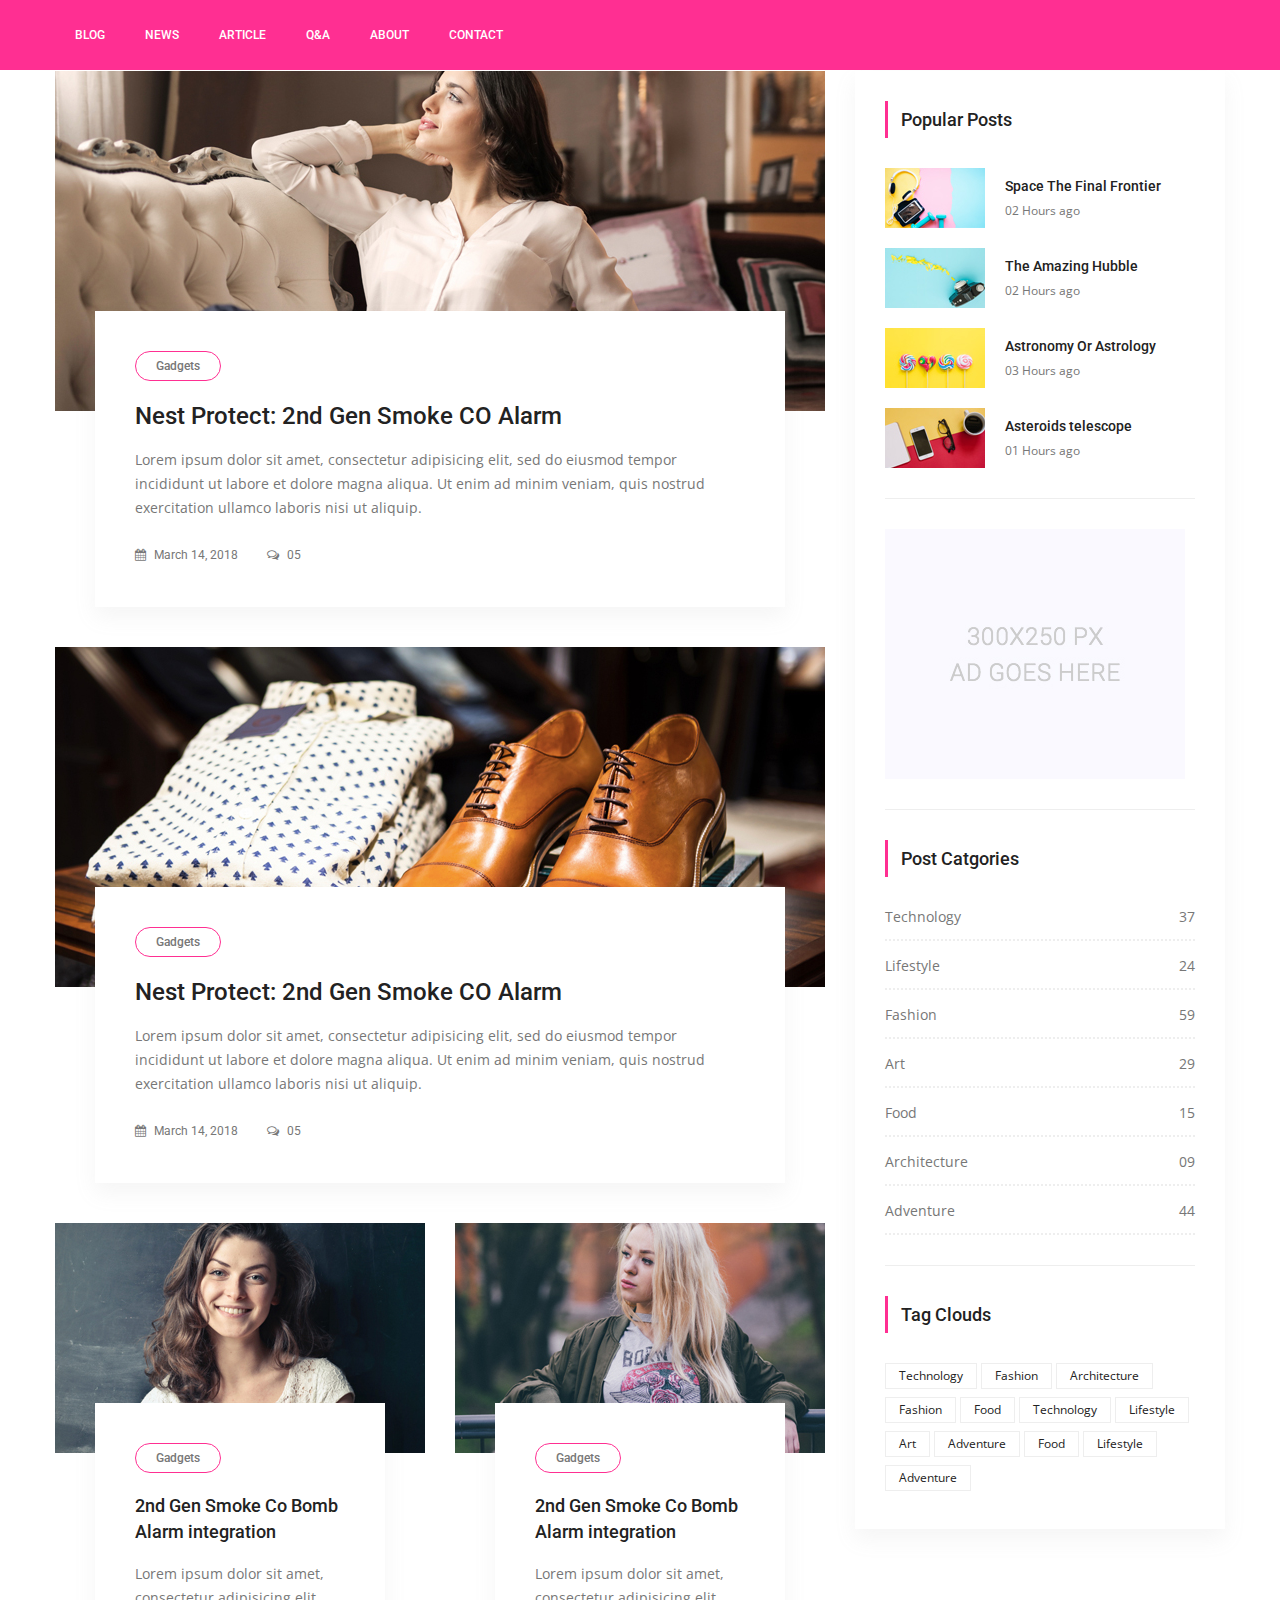
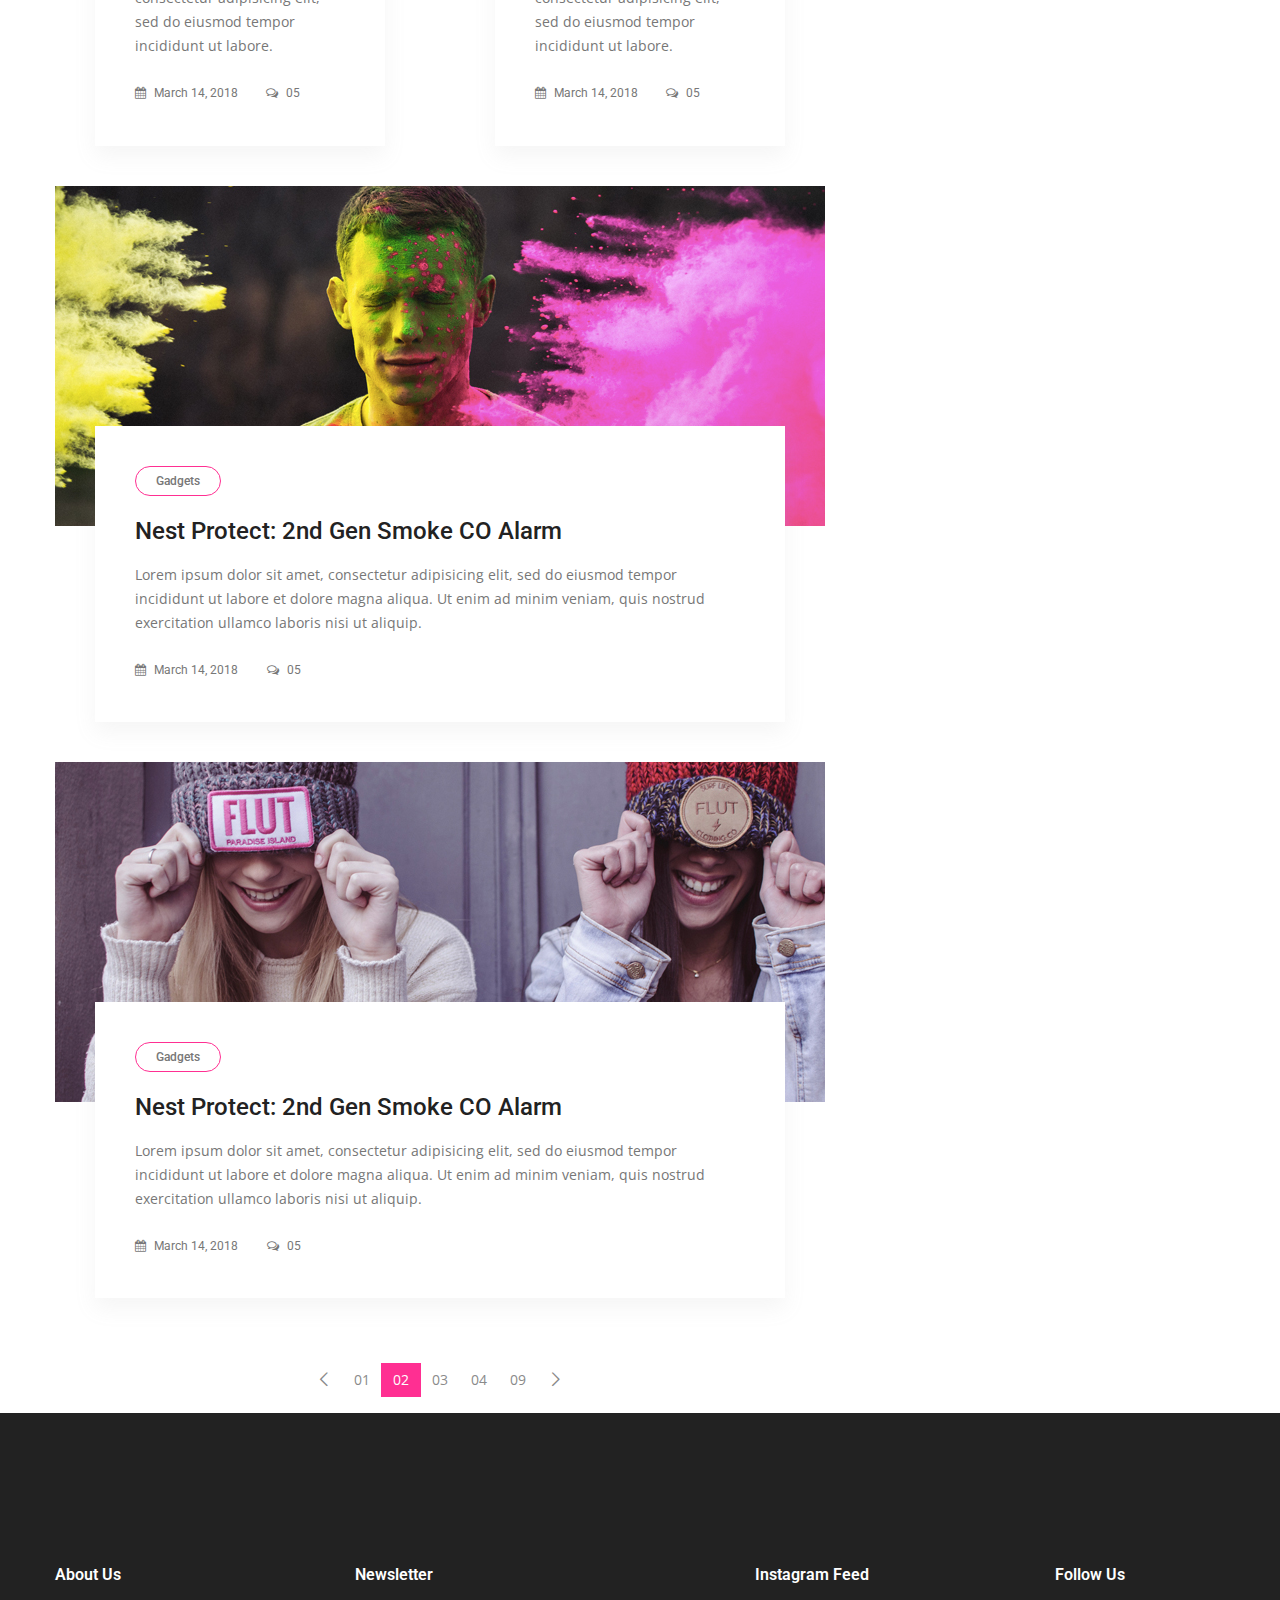
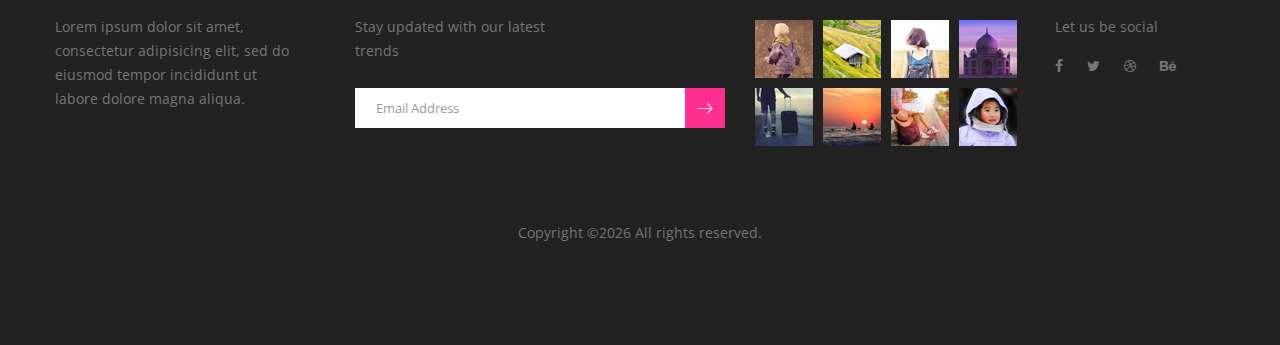
<file: index.html>
<!doctype html>
<html lang="en">
    <head>
        <!-- Required meta tags -->
        <meta charset="utf-8">
        <meta name="viewport" content="width=device-width, initial-scale=1, shrink-to-fit=no">
        <link rel="icon" href="img/favicon.png" type="image/png">
        <title>Infoshare </title>
        <!-- Bootstrap CSS -->
        <link rel="stylesheet" href="css/bootstrap.css">
        <link rel="stylesheet" href="vendors/linericon/style.css">
        <link rel="stylesheet" href="css/font-awesome.min.css">
        <link rel="stylesheet" href="vendors/owl-carousel/owl.carousel.min.css">
        <link rel="stylesheet" href="vendors/lightbox/simpleLightbox.css">
        <link rel="stylesheet" href="vendors/nice-select/css/nice-select.css">
        <link rel="stylesheet" href="vendors/animate-css/animate.css">
        <link rel="stylesheet" href="vendors/jquery-ui/jquery-ui.css">
        <!-- main css -->
        <link rel="stylesheet" href="css/style.css">
        <link rel="stylesheet" href="css/responsive.css">
    </head>
    <body>

        <!--================Header Menu Area =================-->
        <header class="header_area">
			<div class="main_menu">
				<nav class="navbar navbar-expand-lg navbar-light">
					<div class="container">
						<div class="collapse navbar-collapse offset" id="navbarSupportedContent">
							<ul class="nav navbar-nav menu_nav">
								<li class="nav-item"><a class="nav-link" href="index.html">Blog</a></li>
								<li class="nav-item"><a class="nav-link" href="index_news.html">News</a></li>
                <li class="nav-item"><a class="nav-link" href="#">Article</a></li>
                <li class="nav-item"><a class="nav-link" href="#">Q&A</a></li>
								<li class="nav-item"><a class="nav-link" href="#">About</a></li>
                <li class="nav-item"><a class="nav-link" href="contact.html">Contact</a></li>
							</ul>
						</div>
					</div>
				</nav>
			</div>
        </header>
        <!--================Header Menu Area =================-->



        <!--================Blog Area =================-->

            <div class="container">
                <div class="row">
                    <div class="col-lg-8">
                        <div class="blog_left_sidebar">
                            <article class="blog_style1">
                            	<div class="blog_img">
                            		<img class="img-fluid" src="img/home-blog/blog-1.jpg" alt="">
                            	</div>
                            	<div class="blog_text">
									<div class="blog_text_inner">
										<a class="cat" href="#">Gadgets</a>
										<a href="single-blog.html"><h4>Nest Protect: 2nd Gen Smoke CO Alarm</h4></a>
										<p>Lorem ipsum dolor sit amet, consectetur adipisicing elit, sed do eiusmod tempor incididunt ut labore et dolore magna aliqua. Ut enim ad minim veniam, quis nostrud exercitation ullamco laboris nisi ut aliquip.</p>
										<div class="date">
											<a href="#"><i class="fa fa-calendar" aria-hidden="true"></i> March 14, 2018</a>
											<a href="#"><i class="fa fa-comments-o" aria-hidden="true"></i> 05</a>
										</div>
									</div>
                            	</div>
                            </article>
                            <article class="blog_style1">
                            	<div class="blog_img">
                            		<img class="img-fluid" src="img/home-blog/blog-2.jpg" alt="">
                            	</div>
                            	<div class="blog_text">
									<div class="blog_text_inner">
										<a class="cat" href="#">Gadgets</a>
										<a href="single-blog.html"><h4>Nest Protect: 2nd Gen Smoke CO Alarm</h4></a>
										<p>Lorem ipsum dolor sit amet, consectetur adipisicing elit, sed do eiusmod tempor incididunt ut labore et dolore magna aliqua. Ut enim ad minim veniam, quis nostrud exercitation ullamco laboris nisi ut aliquip.</p>
										<div class="date">
											<a href="#"><i class="fa fa-calendar" aria-hidden="true"></i> March 14, 2018</a>
											<a href="#"><i class="fa fa-comments-o" aria-hidden="true"></i> 05</a>
										</div>
									</div>
								</div>
                            </article>
                            <div class="row">
                            	<div class="col-md-6">
                            		<article class="blog_style1 small">
										<div class="blog_img">
											<img class="img-fluid" src="img/home-blog/blog-small-1.jpg" alt="">
										</div>
										<div class="blog_text">
											<div class="blog_text_inner">
												<a class="cat" href="#">Gadgets</a>
												<a href="single-blog.html"><h4>2nd Gen Smoke Co Bomb Alarm integration</h4></a>
												<p>Lorem ipsum dolor sit amet, consectetur adipisicing elit, sed do eiusmod tempor incididunt ut labore.</p>
												<div class="date">
													<a href="#"><i class="fa fa-calendar" aria-hidden="true"></i> March 14, 2018</a>
													<a href="#"><i class="fa fa-comments-o" aria-hidden="true"></i> 05</a>
												</div>
											</div>
										</div>
									</article>
                            	</div>
                            	<div class="col-md-6">
                            		<article class="blog_style1 small">
										<div class="blog_img">
											<img class="img-fluid" src="img/home-blog/blog-small-2.jpg" alt="">
										</div>
										<div class="blog_text">
											<div class="blog_text_inner">
												<a class="cat" href="#">Gadgets</a>
												<a href="single-blog.html"><h4>2nd Gen Smoke Co Bomb Alarm integration</h4></a>
												<p>Lorem ipsum dolor sit amet, consectetur adipisicing elit, sed do eiusmod tempor incididunt ut labore.</p>
												<div class="date">
													<a href="#"><i class="fa fa-calendar" aria-hidden="true"></i> March 14, 2018</a>
													<a href="#"><i class="fa fa-comments-o" aria-hidden="true"></i> 05</a>
												</div>
											</div>
										</div>
									</article>
                            	</div>
                            </div>
                            <article class="blog_style1">
                            	<div class="blog_img">
                            		<img class="img-fluid" src="img/home-blog/blog-3.jpg" alt="">
                            	</div>
                            	<div class="blog_text">
									<div class="blog_text_inner">
										<a class="cat" href="#">Gadgets</a>
										<a href="single-blog.html"><h4>Nest Protect: 2nd Gen Smoke CO Alarm</h4></a>
										<p>Lorem ipsum dolor sit amet, consectetur adipisicing elit, sed do eiusmod tempor incididunt ut labore et dolore magna aliqua. Ut enim ad minim veniam, quis nostrud exercitation ullamco laboris nisi ut aliquip.</p>
										<div class="date">
											<a href="#"><i class="fa fa-calendar" aria-hidden="true"></i> March 14, 2018</a>
											<a href="#"><i class="fa fa-comments-o" aria-hidden="true"></i> 05</a>
										</div>
									</div>
                            	</div>
                            </article>
                            <article class="blog_style1">
                            	<div class="blog_img">
                            		<img class="img-fluid" src="img/home-blog/blog-4.jpg" alt="">
                            	</div>
                            	<div class="blog_text">
									<div class="blog_text_inner">
										<a class="cat" href="#">Gadgets</a>
										<a href="single-blog.html"><h4>Nest Protect: 2nd Gen Smoke CO Alarm</h4></a>
										<p>Lorem ipsum dolor sit amet, consectetur adipisicing elit, sed do eiusmod tempor incididunt ut labore et dolore magna aliqua. Ut enim ad minim veniam, quis nostrud exercitation ullamco laboris nisi ut aliquip.</p>
										<div class="date">
											<a href="#"><i class="fa fa-calendar" aria-hidden="true"></i> March 14, 2018</a>
											<a href="#"><i class="fa fa-comments-o" aria-hidden="true"></i> 05</a>
										</div>
									</div>
								</div>
                            </article>
                            <nav class="blog-pagination justify-content-center d-flex">
		                        <ul class="pagination">
		                            <li class="page-item">
		                                <a href="#" class="page-link" aria-label="Previous">
		                                    <span aria-hidden="true">
		                                        <span class="lnr lnr-chevron-left"></span>
		                                    </span>
		                                </a>
		                            </li>
		                            <li class="page-item"><a href="#" class="page-link">01</a></li>
		                            <li class="page-item active"><a href="#" class="page-link">02</a></li>
		                            <li class="page-item"><a href="#" class="page-link">03</a></li>
		                            <li class="page-item"><a href="#" class="page-link">04</a></li>
		                            <li class="page-item"><a href="#" class="page-link">09</a></li>
		                            <li class="page-item">
		                                <a href="#" class="page-link" aria-label="Next">
		                                    <span aria-hidden="true">
		                                        <span class="lnr lnr-chevron-right"></span>
		                                    </span>
		                                </a>
		                            </li>
		                        </ul>
		                    </nav>
                        </div>
                    </div>
                    <div class="col-lg-4">
                        <div class="blog_right_sidebar">


                            <aside class="single_sidebar_widget popular_post_widget">
                                <h3 class="widget_title">Popular Posts</h3>
                                <div class="media post_item">
                                    <img src="img/blog/popular-post/post1.jpg" alt="post">
                                    <div class="media-body">
                                        <a href="blog-details.html"><h3>Space The Final Frontier</h3></a>
                                        <p>02 Hours ago</p>
                                    </div>
                                </div>
                                <div class="media post_item">
                                    <img src="img/blog/popular-post/post2.jpg" alt="post">
                                    <div class="media-body">
                                        <a href="blog-details.html"><h3>The Amazing Hubble</h3></a>
                                        <p>02 Hours ago</p>
                                    </div>
                                </div>
                                <div class="media post_item">
                                    <img src="img/blog/popular-post/post3.jpg" alt="post">
                                    <div class="media-body">
                                        <a href="blog-details.html"><h3>Astronomy Or Astrology</h3></a>
                                        <p>03 Hours ago</p>
                                    </div>
                                </div>
                                <div class="media post_item">
                                    <img src="img/blog/popular-post/post4.jpg" alt="post">
                                    <div class="media-body">
                                        <a href="blog-details.html"><h3>Asteroids telescope</h3></a>
                                        <p>01 Hours ago</p>
                                    </div>
                                </div>
                                <div class="br"></div>
                            </aside>
                            <aside class="single_sidebar_widget">
                                <a href="#"><img class="img-fluid" src="img/blog/add.jpg" alt=""></a>
                                <div class="br"></div>
                            </aside>
                            <aside class="single_sidebar_widget post_category_widget">
                                <h4 class="widget_title">Post Catgories</h4>
                                <ul class="list cat-list">
                                    <li>
                                        <a href="#" class="d-flex justify-content-between">
                                            <p>Technology</p>
                                            <p>37</p>
                                        </a>
                                    </li>
                                    <li>
                                        <a href="#" class="d-flex justify-content-between">
                                            <p>Lifestyle</p>
                                            <p>24</p>
                                        </a>
                                    </li>
                                    <li>
                                        <a href="#" class="d-flex justify-content-between">
                                            <p>Fashion</p>
                                            <p>59</p>
                                        </a>
                                    </li>
                                    <li>
                                        <a href="#" class="d-flex justify-content-between">
                                            <p>Art</p>
                                            <p>29</p>
                                        </a>
                                    </li>
                                    <li>
                                        <a href="#" class="d-flex justify-content-between">
                                            <p>Food</p>
                                            <p>15</p>
                                        </a>
                                    </li>
                                    <li>
                                        <a href="#" class="d-flex justify-content-between">
                                            <p>Architecture</p>
                                            <p>09</p>
                                        </a>
                                    </li>
                                    <li>
                                        <a href="#" class="d-flex justify-content-between">
                                            <p>Adventure</p>
                                            <p>44</p>
                                        </a>
                                    </li>
                                </ul>
                                <div class="br"></div>
                            </aside>
                            <aside class="single-sidebar-widget tag_cloud_widget">
                                <h4 class="widget_title">Tag Clouds</h4>
                                <ul class="list">
                                    <li><a href="#">Technology</a></li>
                                    <li><a href="#">Fashion</a></li>
                                    <li><a href="#">Architecture</a></li>
                                    <li><a href="#">Fashion</a></li>
                                    <li><a href="#">Food</a></li>
                                    <li><a href="#">Technology</a></li>
                                    <li><a href="#">Lifestyle</a></li>
                                    <li><a href="#">Art</a></li>
                                    <li><a href="#">Adventure</a></li>
                                    <li><a href="#">Food</a></li>
                                    <li><a href="#">Lifestyle</a></li>
                                    <li><a href="#">Adventure</a></li>
                                </ul>
                            </aside>
                        </div>
                    </div>
                </div>
            </div>
        </section>
        <!--================Blog Area =================-->

        <!--================ start footer Area  =================-->
        <footer class="footer-area">
            <div class="container">
                <div class="row">
                    <div class="col-lg-3  col-md-6 col-sm-6">
                        <div class="single-footer-widget">
                            <h6 class="footer_title">About Us</h6>
                            <p>Lorem ipsum dolor sit amet, consectetur adipisicing elit, sed do eiusmod tempor incididunt ut labore dolore magna aliqua.</p>
                        </div>
                    </div>
                    <div class="col-lg-4 col-md-6 col-sm-6">
                        <div class="single-footer-widget">
                            <h6 class="footer_title">Newsletter</h6>
                            <p>Stay updated with our latest trends</p>
                            <div id="mc_embed_signup">
                                <form target="_blank" action="https://spondonit.us12.list-manage.com/subscribe/post?u=1462626880ade1ac87bd9c93a&amp;id=92a4423d01" method="get" class="subscribe_form relative">
                                    <div class="input-group d-flex flex-row">
                                        <input name="EMAIL" placeholder="Email Address" onfocus="this.placeholder = ''" onblur="this.placeholder = 'Email Address '" required="" type="email">
                                        <button class="btn sub-btn"><span class="lnr lnr-arrow-right"></span></button>
                                    </div>
                                    <div class="mt-10 info"></div>
                                </form>
                            </div>
                        </div>
                    </div>
                    <div class="col-lg-3 col-md-6 col-sm-6">
                        <div class="single-footer-widget instafeed">
                            <h6 class="footer_title">Instagram Feed</h6>
                            <ul class="list instafeed d-flex flex-wrap">
                                <li><img src="img/instagram/Image-01.jpg" alt=""></li>
                                <li><img src="img/instagram/Image-02.jpg" alt=""></li>
                                <li><img src="img/instagram/Image-03.jpg" alt=""></li>
                                <li><img src="img/instagram/Image-04.jpg" alt=""></li>
                                <li><img src="img/instagram/Image-05.jpg" alt=""></li>
                                <li><img src="img/instagram/Image-06.jpg" alt=""></li>
                                <li><img src="img/instagram/Image-07.jpg" alt=""></li>
                                <li><img src="img/instagram/Image-08.jpg" alt=""></li>
                            </ul>
                        </div>
                    </div>
                    <div class="col-lg-2 col-md-6 col-sm-6">
                        <div class="single-footer-widget f_social_wd">
                            <h6 class="footer_title">Follow Us</h6>
                            <p>Let us be social</p>
                            <div class="f_social">
                            	<a href="#"><i class="fa fa-facebook"></i></a>
								<a href="#"><i class="fa fa-twitter"></i></a>
								<a href="#"><i class="fa fa-dribbble"></i></a>
								<a href="#"><i class="fa fa-behance"></i></a>
                            </div>
                        </div>
                    </div>
                </div>
                <div class="row footer-bottom d-flex justify-content-between align-items-center">
                    <p class="col-lg-12 footer-text text-center"><!-- Link back to Colorlib can't be removed. Template is licensed under CC BY 3.0. -->
Copyright &copy;<script>document.write(new Date().getFullYear());</script> All rights reserved.
<!-- Link back to Colorlib can't be removed. Template is licensed under CC BY 3.0. --></p>
                </div>
            </div>
        </footer>
		<!--================ End footer Area  =================-->




        <!-- Optional JavaScript -->
        <!-- jQuery first, then Popper.js, then Bootstrap JS -->
        <script src="js/jquery-3.2.1.min.js"></script>
        <script src="js/popper.js"></script>
        <script src="js/bootstrap.min.js"></script>
        <script src="js/stellar.js"></script>
        <script src="vendors/lightbox/simpleLightbox.min.js"></script>
        <script src="vendors/nice-select/js/jquery.nice-select.min.js"></script>
        <script src="vendors/isotope/imagesloaded.pkgd.min.js"></script>
        <script src="vendors/isotope/isotope-min.js"></script>
        <script src="vendors/owl-carousel/owl.carousel.min.js"></script>
        <script src="vendors/jquery-ui/jquery-ui.js"></script>
        <script src="js/jquery.ajaxchimp.min.js"></script>
        <script src="js/mail-script.js"></script>
        <script src="js/theme.js"></script>
    </body>
</html>
</file>
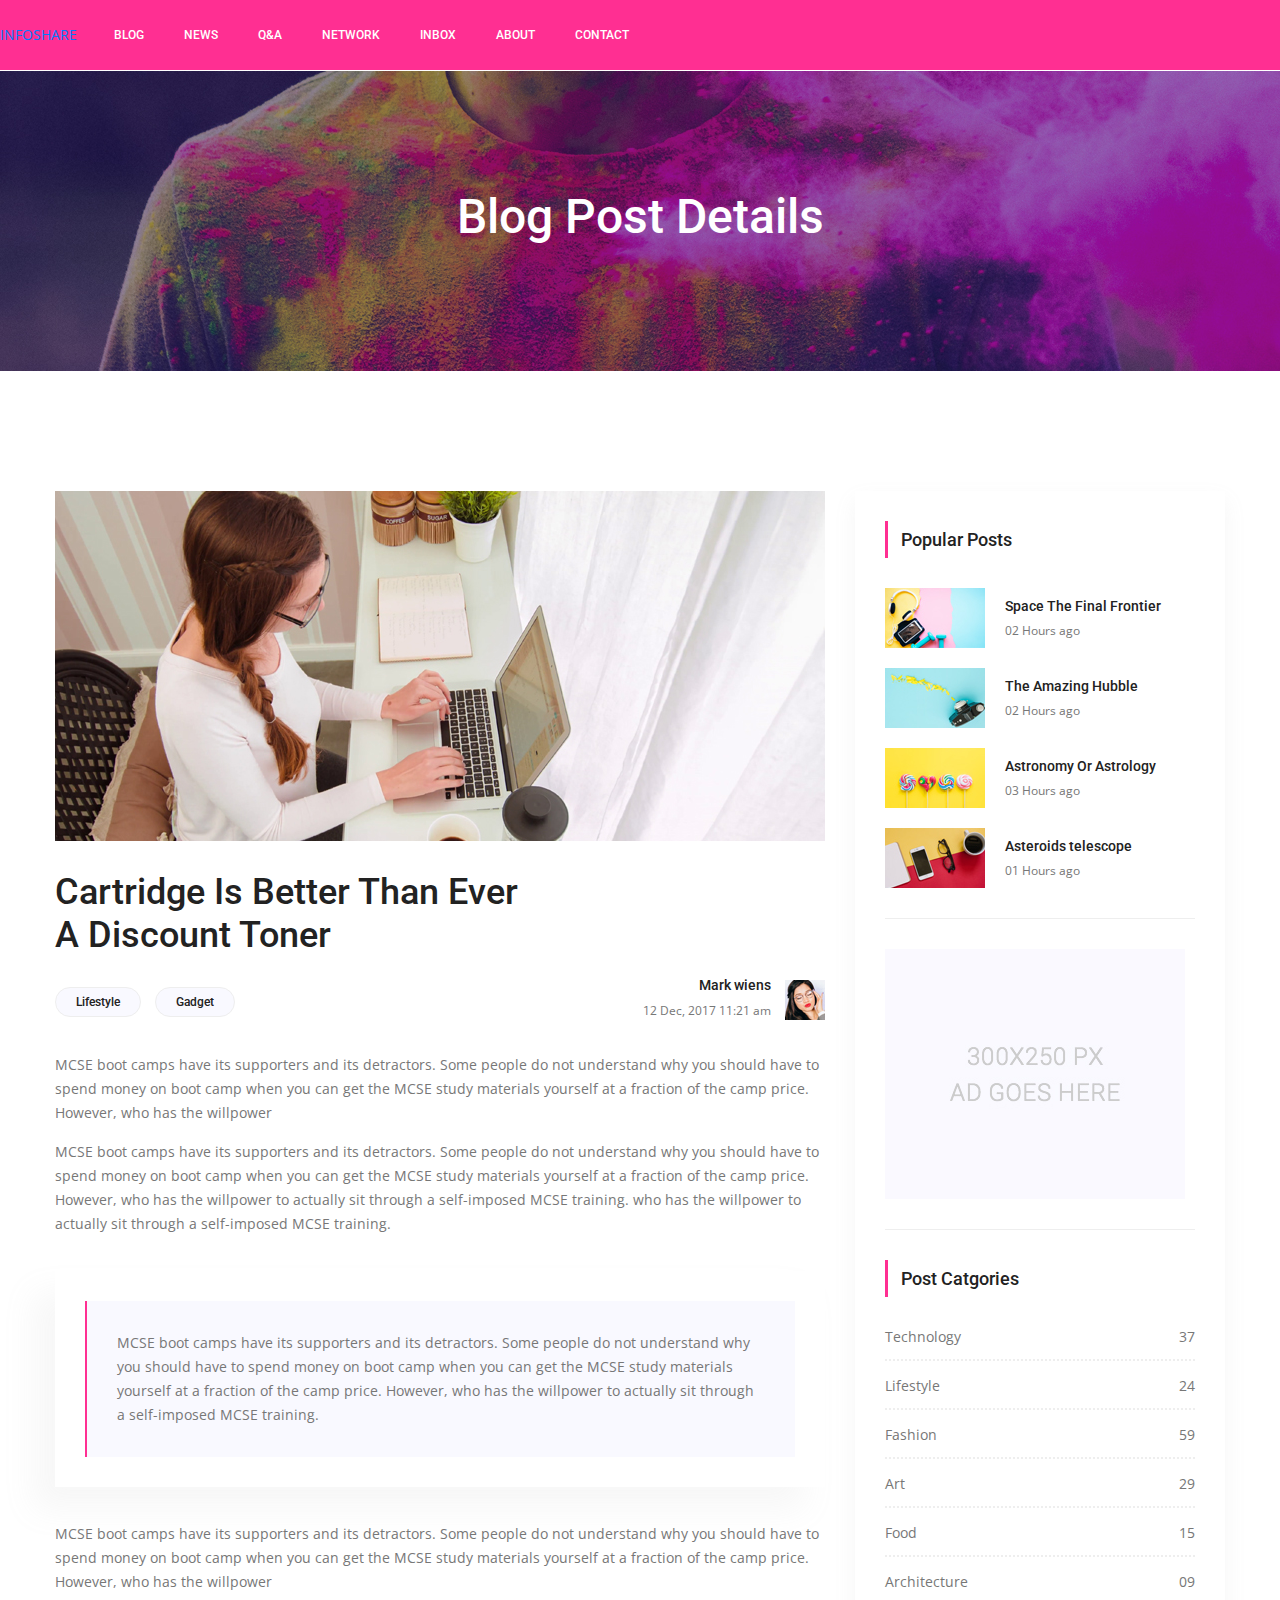
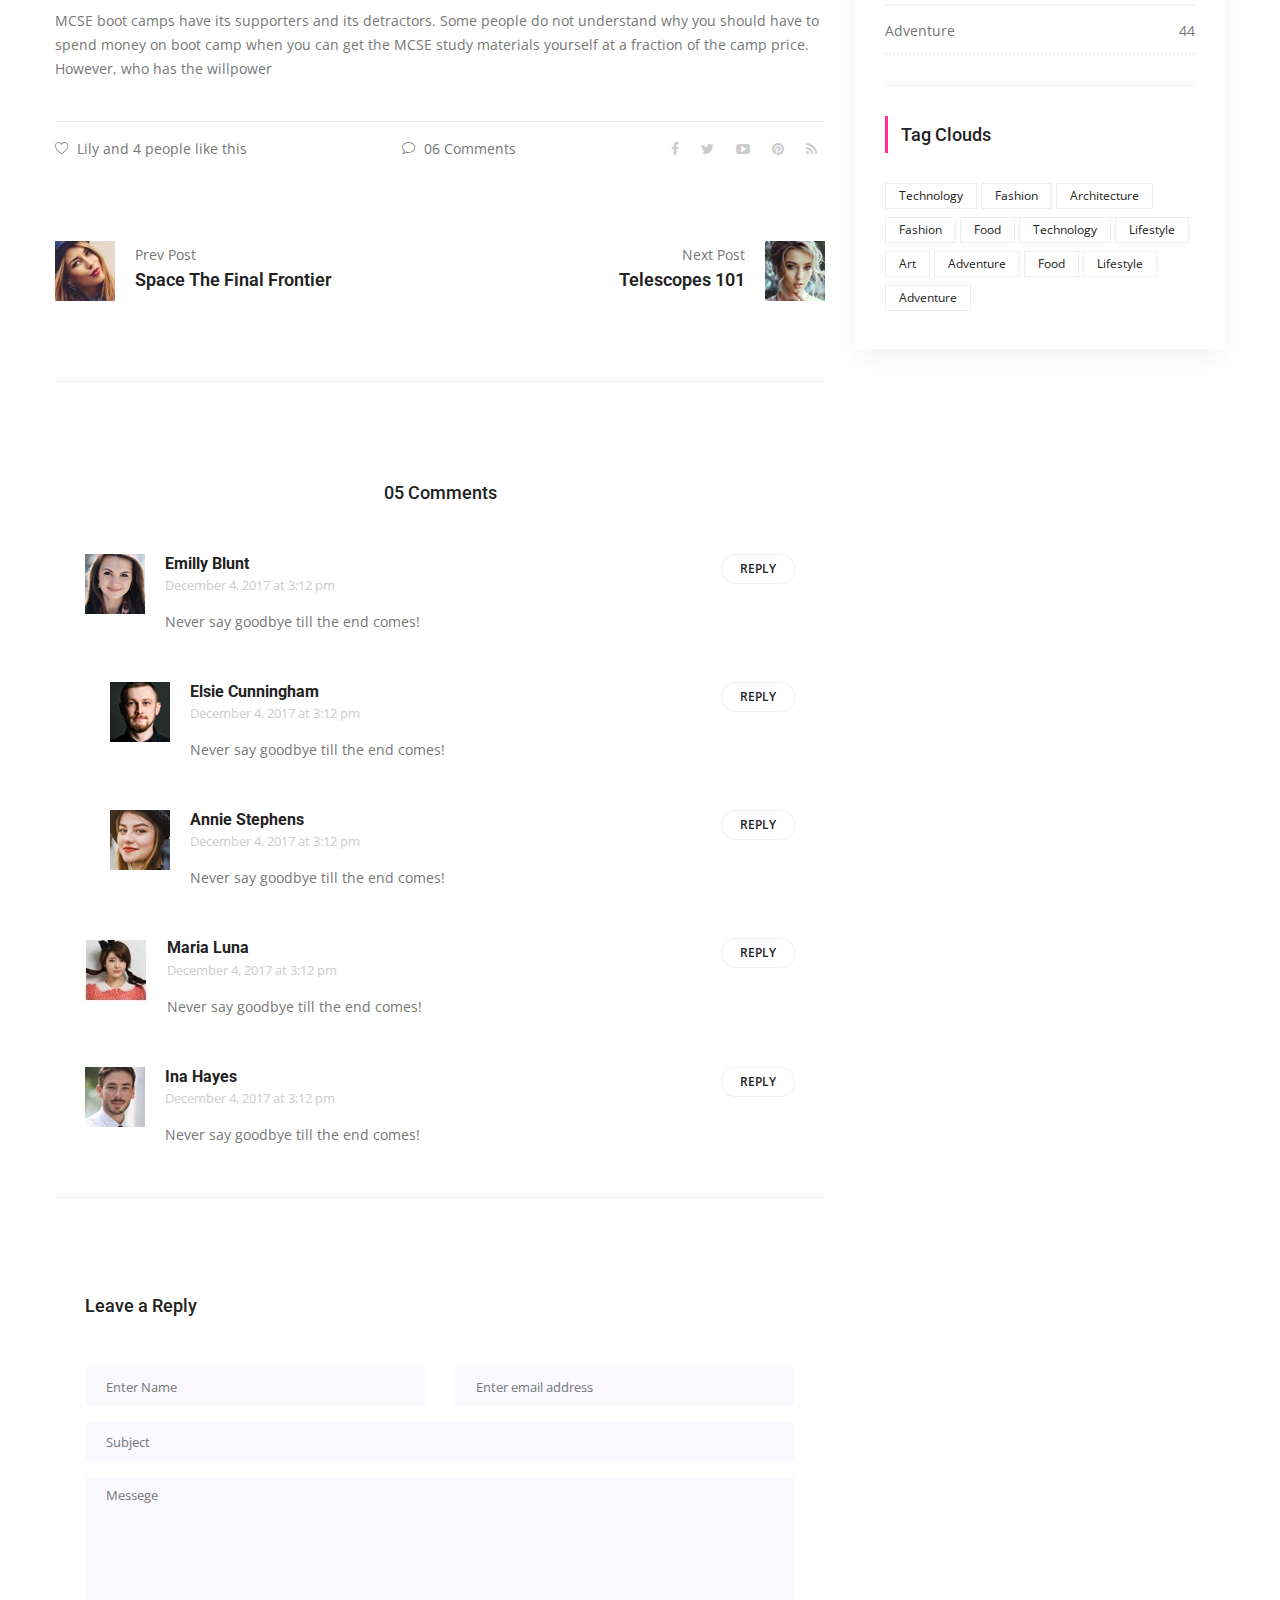
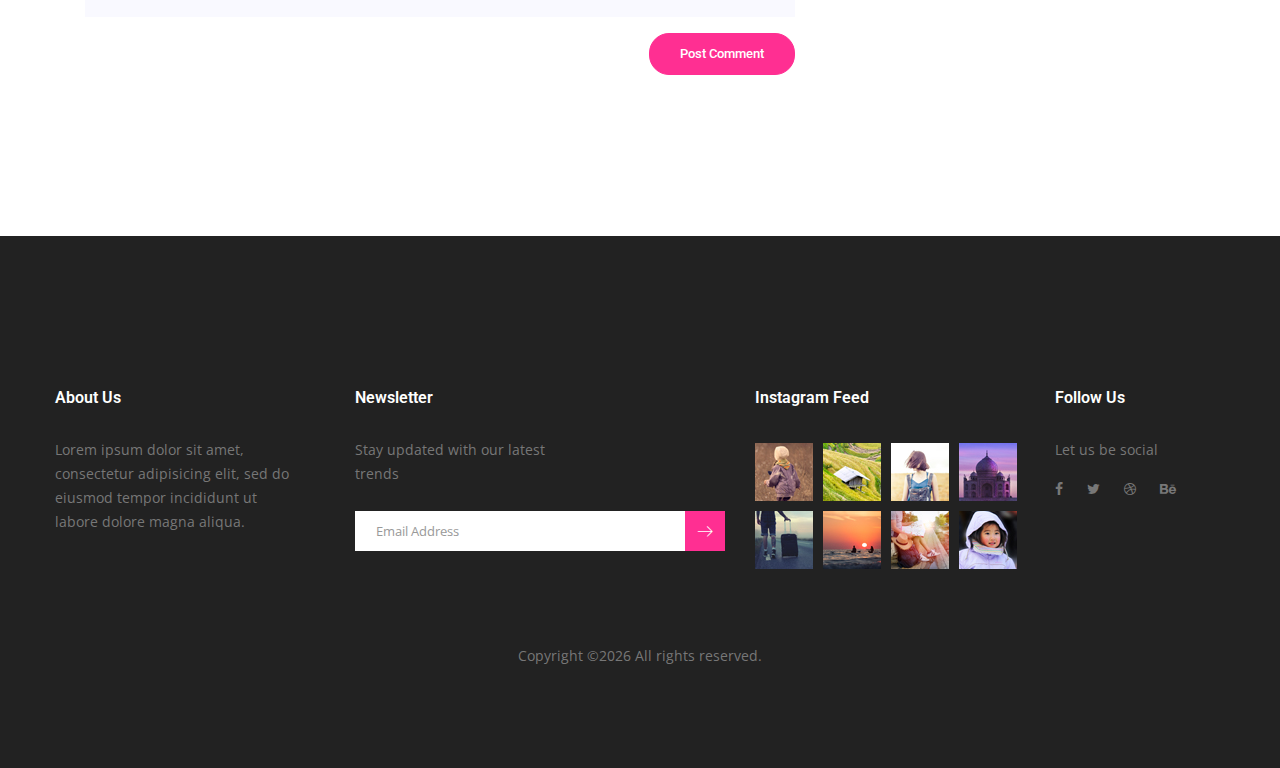
<file: single-blog.html>
<!doctype html>
<html lang="en">
    <head>
        <!-- Required meta tags -->
        <meta charset="utf-8">
        <meta name="viewport" content="width=device-width, initial-scale=1, shrink-to-fit=no">
        <link rel="icon" href="img/favicon.png" type="image/png">
        <title>Infoshare</title>
        <!-- Bootstrap CSS -->
        <link rel="stylesheet" href="css/bootstrap.css">
        <link rel="stylesheet" href="vendors/linericon/style.css">
        <link rel="stylesheet" href="css/font-awesome.min.css">
        <link rel="stylesheet" href="vendors/owl-carousel/owl.carousel.min.css">
        <link rel="stylesheet" href="vendors/lightbox/simpleLightbox.css">
        <link rel="stylesheet" href="vendors/nice-select/css/nice-select.css">
        <link rel="stylesheet" href="vendors/animate-css/animate.css">
        <link rel="stylesheet" href="vendors/jquery-ui/jquery-ui.css">
        <!-- main css -->
        <link rel="stylesheet" href="css/style.css">
        <link rel="stylesheet" href="css/responsive.css">
    </head>
    <body>

        <!--================Header Menu Area =================-->
        <!--================Header Menu Area =================-->
        <header class="header_area">
            <div class="main_menu">
                <nav class="navbar navbar-expand-lg navbar-light">
                    <a id="info_sharenav" href="index.html">INFOSHARE</a>
                    <div class="container">
                        <!-- Brand and toggle get grouped for better mobile display -->
                        <a class="navbar-brand logo_h" href="index.html"><img src="img/logo.png" alt=""></a>
                        <button class="navbar-toggler" type="button" data-toggle="collapse" data-target="#navbarSupportedContent" aria-controls="navbarSupportedContent" aria-expanded="false" aria-label="Toggle navigation">
                            <span class="icon-bar"></span>
                            <span class="icon-bar"></span>
                            <span class="icon-bar"></span>
                        </button>
                        <!-- Collect the nav links, forms, and other content for toggling -->
                        <div class="collapse navbar-collapse offset" id="navbarSupportedContent">
                            <ul class="nav navbar-nav menu_nav">
                                <li class="nav-item"><a class="nav-link" href="index.html">Blog</a></li>
                                <li class="nav-item"><a class="nav-link" href="index_news.html">News</a></li>
                                <li class="nav-item"><a class="nav-link" href="index_Q.html">Q&A</a></li>
                                <li class="nav-item"><a class="nav-link" href="#">Network</a></li>
                                <li class="nav-item"><a class="nav-link" href="#">Inbox</a></li>
                                <li class="nav-item"><a class="nav-link" href="#">About</a></li>
                                <li class="nav-item"><a class="nav-link" href="contact.html">Contact</a></li>
                            </ul>
                        </div>
                    </div>
                </nav>
            </div>
        </header>
        <!--================Header Menu Area =================-->

        <!--================Header Menu Area =================-->

        <!--================Home Banner Area =================-->
        <section class="banner_area">
            <div class="banner_inner d-flex align-items-center">
            	<div class="overlay bg-parallax" data-stellar-ratio="0.9" data-stellar-vertical-offset="0" data-background=""></div>
				<div class="container">
					<div class="banner_content text-center">
						<h2>Blog Post Details</h2>

					</div>
				</div>
            </div>
        </section>
        <!--================End Home Banner Area =================-->

        <!--================Blog Area =================-->
        <section class="blog_area p_120 single-post-area">
            <div class="container">
                <div class="row">
                    <div class="col-lg-8">
       					<div class="main_blog_details">
       						<img class="img-fluid" src="img/blog/news-blog.jpg" alt="">
       						<a href="#"><h4>Cartridge Is Better Than Ever <br /> A Discount Toner</h4></a>
       						<div class="user_details">
       							<div class="float-left">
       								<a href="#">Lifestyle</a>
       								<a href="#">Gadget</a>
       							</div>
       							<div class="float-right">
       								<div class="media">
       									<div class="media-body">
       										<h5>Mark wiens</h5>
       										<p>12 Dec, 2017 11:21 am</p>
       									</div>
       									<div class="d-flex">
       										<img src="img/blog/user-img.jpg" alt="">
       									</div>
       								</div>
       							</div>
       						</div>
       						<p>MCSE boot camps have its supporters and its detractors. Some people do not understand why you should have to spend money on boot camp when you can get the MCSE study materials yourself at a fraction of the camp price. However, who has the willpower</p>
       						<p>MCSE boot camps have its supporters and its detractors. Some people do not understand why you should have to spend money on boot camp when you can get the MCSE study materials yourself at a fraction of the camp price. However, who has the willpower to actually sit through a self-imposed MCSE training. who has the willpower to actually sit through a self-imposed MCSE training.</p>
							<blockquote class="blockquote">
								<p class="mb-0">MCSE boot camps have its supporters and its detractors. Some people do not understand why you should have to spend money on boot camp when you can get the MCSE study materials yourself at a fraction of the camp price. However, who has the willpower to actually sit through a self-imposed MCSE training.</p>
							</blockquote>
							<p>MCSE boot camps have its supporters and its detractors. Some people do not understand why you should have to spend money on boot camp when you can get the MCSE study materials yourself at a fraction of the camp price. However, who has the willpower</p>
							<p>MCSE boot camps have its supporters and its detractors. Some people do not understand why you should have to spend money on boot camp when you can get the MCSE study materials yourself at a fraction of the camp price. However, who has the willpower</p>
      						<div class="news_d_footer">
      							<a href="#"><i class="lnr lnr lnr-heart"></i>Lily and 4 people like this</a>
      							<a class="justify-content-center ml-auto" href="#"><i class="lnr lnr lnr-bubble"></i>06 Comments</a>
      							<div class="news_socail ml-auto">
									<a href="#"><i class="fa fa-facebook"></i></a>
									<a href="#"><i class="fa fa-twitter"></i></a>
									<a href="#"><i class="fa fa-youtube-play"></i></a>
									<a href="#"><i class="fa fa-pinterest"></i></a>
									<a href="#"><i class="fa fa-rss"></i></a>
								</div>
      						</div>
       					</div>
       					<div class="navigation-area">
                            <div class="row">
                                <div class="col-lg-6 col-md-6 col-12 nav-left flex-row d-flex justify-content-start align-items-center">
                                    <div class="thumb">
                                        <a href="#"><img class="img-fluid" src="img/blog/prev.jpg" alt=""></a>
                                    </div>
                                    <div class="arrow">
                                        <a href="#"><span class="lnr text-white lnr-arrow-left"></span></a>
                                    </div>
                                    <div class="detials">
                                        <p>Prev Post</p>
                                        <a href="#"><h4>Space The Final Frontier</h4></a>
                                    </div>
                                </div>
                                <div class="col-lg-6 col-md-6 col-12 nav-right flex-row d-flex justify-content-end align-items-center">
                                    <div class="detials">
                                        <p>Next Post</p>
                                        <a href="#"><h4>Telescopes 101</h4></a>
                                    </div>
                                    <div class="arrow">
                                        <a href="#"><span class="lnr text-white lnr-arrow-right"></span></a>
                                    </div>
                                    <div class="thumb">
                                        <a href="#"><img class="img-fluid" src="img/blog/next.jpg" alt=""></a>
                                    </div>
                                </div>
                            </div>
                        </div>
                        <div class="comments-area">
                            <h4>05 Comments</h4>
                            <div class="comment-list">
                                <div class="single-comment justify-content-between d-flex">
                                    <div class="user justify-content-between d-flex">
                                        <div class="thumb">
                                            <img src="img/blog/c1.jpg" alt="">
                                        </div>
                                        <div class="desc">
                                            <h5><a href="#">Emilly Blunt</a></h5>
                                            <p class="date">December 4, 2017 at 3:12 pm </p>
                                            <p class="comment">
                                                Never say goodbye till the end comes!
                                            </p>
                                        </div>
                                    </div>
                                    <div class="reply-btn">
                                           <a href="" class="btn-reply text-uppercase">reply</a>
                                    </div>
                                </div>
                            </div>
                            <div class="comment-list left-padding">
                                <div class="single-comment justify-content-between d-flex">
                                    <div class="user justify-content-between d-flex">
                                        <div class="thumb">
                                            <img src="img/blog/c2.jpg" alt="">
                                        </div>
                                        <div class="desc">
                                            <h5><a href="#">Elsie Cunningham</a></h5>
                                            <p class="date">December 4, 2017 at 3:12 pm </p>
                                            <p class="comment">
                                                Never say goodbye till the end comes!
                                            </p>
                                        </div>
                                    </div>
                                    <div class="reply-btn">
                                           <a href="" class="btn-reply text-uppercase">reply</a>
                                    </div>
                                </div>
                            </div>
                            <div class="comment-list left-padding">
                                <div class="single-comment justify-content-between d-flex">
                                    <div class="user justify-content-between d-flex">
                                        <div class="thumb">
                                            <img src="img/blog/c3.jpg" alt="">
                                        </div>
                                        <div class="desc">
                                            <h5><a href="#">Annie Stephens</a></h5>
                                            <p class="date">December 4, 2017 at 3:12 pm </p>
                                            <p class="comment">
                                                Never say goodbye till the end comes!
                                            </p>
                                        </div>
                                    </div>
                                    <div class="reply-btn">
                                           <a href="" class="btn-reply text-uppercase">reply</a>
                                    </div>
                                </div>
                            </div>
                            <div class="comment-list">
                                <div class="single-comment justify-content-between d-flex">
                                    <div class="user justify-content-between d-flex">
                                        <div class="thumb">
                                            <img src="img/blog/c4.jpg" alt="">
                                        </div>
                                        <div class="desc">
                                            <h5><a href="#">Maria Luna</a></h5>
                                            <p class="date">December 4, 2017 at 3:12 pm </p>
                                            <p class="comment">
                                                Never say goodbye till the end comes!
                                            </p>
                                        </div>
                                    </div>
                                    <div class="reply-btn">
                                           <a href="" class="btn-reply text-uppercase">reply</a>
                                    </div>
                                </div>
                            </div>
                            <div class="comment-list">
                                <div class="single-comment justify-content-between d-flex">
                                    <div class="user justify-content-between d-flex">
                                        <div class="thumb">
                                            <img src="img/blog/c5.jpg" alt="">
                                        </div>
                                        <div class="desc">
                                            <h5><a href="#">Ina Hayes</a></h5>
                                            <p class="date">December 4, 2017 at 3:12 pm </p>
                                            <p class="comment">
                                                Never say goodbye till the end comes!
                                            </p>
                                        </div>
                                    </div>
                                    <div class="reply-btn">
                                           <a href="" class="btn-reply text-uppercase">reply</a>
                                    </div>
                                </div>
                            </div>
                        </div>
                        <div class="comment-form">
                            <h4>Leave a Reply</h4>
                            <form>
                                <div class="form-group form-inline">
                                  <div class="form-group col-lg-6 col-md-6 name">
                                    <input type="text" class="form-control" id="name" placeholder="Enter Name" onfocus="this.placeholder = ''" onblur="this.placeholder = 'Enter Name'">
                                  </div>
                                  <div class="form-group col-lg-6 col-md-6 email">
                                    <input type="email" class="form-control" id="email" placeholder="Enter email address" onfocus="this.placeholder = ''" onblur="this.placeholder = 'Enter email address'">
                                  </div>
                                </div>
                                <div class="form-group">
                                    <input type="text" class="form-control" id="subject" placeholder="Subject" onfocus="this.placeholder = ''" onblur="this.placeholder = 'Subject'">
                                </div>
                                <div class="form-group">
                                    <textarea class="form-control mb-10" rows="5" name="message" placeholder="Messege" onfocus="this.placeholder = ''" onblur="this.placeholder = 'Messege'" required=""></textarea>
                                </div>
                                <a href="#" class="primary-btn submit_btn">Post Comment</a>
                            </form>
                        </div>
        			</div>
                    <div class="col-lg-4">
                        <div class="blog_right_sidebar">

                            <aside class="single_sidebar_widget popular_post_widget">
                                <h3 class="widget_title">Popular Posts</h3>
                                <div class="media post_item">
                                    <img src="img/blog/popular-post/post1.jpg" alt="post">
                                    <div class="media-body">
                                        <a href="blog-details.html"><h3>Space The Final Frontier</h3></a>
                                        <p>02 Hours ago</p>
                                    </div>
                                </div>
                                <div class="media post_item">
                                    <img src="img/blog/popular-post/post2.jpg" alt="post">
                                    <div class="media-body">
                                        <a href="blog-details.html"><h3>The Amazing Hubble</h3></a>
                                        <p>02 Hours ago</p>
                                    </div>
                                </div>
                                <div class="media post_item">
                                    <img src="img/blog/popular-post/post3.jpg" alt="post">
                                    <div class="media-body">
                                        <a href="blog-details.html"><h3>Astronomy Or Astrology</h3></a>
                                        <p>03 Hours ago</p>
                                    </div>
                                </div>
                                <div class="media post_item">
                                    <img src="img/blog/popular-post/post4.jpg" alt="post">
                                    <div class="media-body">
                                        <a href="blog-details.html"><h3>Asteroids telescope</h3></a>
                                        <p>01 Hours ago</p>
                                    </div>
                                </div>
                                <div class="br"></div>
                            </aside>
                            <aside class="single_sidebar_widget">
                                <a href="#"><img class="img-fluid" src="img/blog/add.jpg" alt=""></a>
                                <div class="br"></div>
                            </aside>
                            <aside class="single_sidebar_widget post_category_widget">
                                <h4 class="widget_title">Post Catgories</h4>
                                <ul class="list cat-list">
                                    <li>
                                        <a href="#" class="d-flex justify-content-between">
                                            <p>Technology</p>
                                            <p>37</p>
                                        </a>
                                    </li>
                                    <li>
                                        <a href="#" class="d-flex justify-content-between">
                                            <p>Lifestyle</p>
                                            <p>24</p>
                                        </a>
                                    </li>
                                    <li>
                                        <a href="#" class="d-flex justify-content-between">
                                            <p>Fashion</p>
                                            <p>59</p>
                                        </a>
                                    </li>
                                    <li>
                                        <a href="#" class="d-flex justify-content-between">
                                            <p>Art</p>
                                            <p>29</p>
                                        </a>
                                    </li>
                                    <li>
                                        <a href="#" class="d-flex justify-content-between">
                                            <p>Food</p>
                                            <p>15</p>
                                        </a>
                                    </li>
                                    <li>
                                        <a href="#" class="d-flex justify-content-between">
                                            <p>Architecture</p>
                                            <p>09</p>
                                        </a>
                                    </li>
                                    <li>
                                        <a href="#" class="d-flex justify-content-between">
                                            <p>Adventure</p>
                                            <p>44</p>
                                        </a>
                                    </li>
                                </ul>
                                <div class="br"></div>
                            </aside>
                            <aside class="single-sidebar-widget tag_cloud_widget">
                                <h4 class="widget_title">Tag Clouds</h4>
                                <ul class="list">
                                    <li><a href="#">Technology</a></li>
                                    <li><a href="#">Fashion</a></li>
                                    <li><a href="#">Architecture</a></li>
                                    <li><a href="#">Fashion</a></li>
                                    <li><a href="#">Food</a></li>
                                    <li><a href="#">Technology</a></li>
                                    <li><a href="#">Lifestyle</a></li>
                                    <li><a href="#">Art</a></li>
                                    <li><a href="#">Adventure</a></li>
                                    <li><a href="#">Food</a></li>
                                    <li><a href="#">Lifestyle</a></li>
                                    <li><a href="#">Adventure</a></li>
                                </ul>
                            </aside>
                        </div>
                    </div>
                </div>
            </div>
        </section>
        <!--================Blog Area =================-->

        <!--================ start footer Area  =================-->
        <footer class="footer-area">
            <div class="container">
                <div class="row">
                    <div class="col-lg-3  col-md-6 col-sm-6">
                        <div class="single-footer-widget">
                            <h6 class="footer_title">About Us</h6>
                            <p>Lorem ipsum dolor sit amet, consectetur adipisicing elit, sed do eiusmod tempor incididunt ut labore dolore magna aliqua.</p>
                        </div>
                    </div>
                    <div class="col-lg-4 col-md-6 col-sm-6">
                        <div class="single-footer-widget">
                            <h6 class="footer_title">Newsletter</h6>
                            <p>Stay updated with our latest trends</p>
                            <div id="mc_embed_signup">
                                <form target="_blank" action="https://spondonit.us12.list-manage.com/subscribe/post?u=1462626880ade1ac87bd9c93a&amp;id=92a4423d01" method="get" class="subscribe_form relative">
                                    <div class="input-group d-flex flex-row">
                                        <input name="EMAIL" placeholder="Email Address" onfocus="this.placeholder = ''" onblur="this.placeholder = 'Email Address '" required="" type="email">
                                        <button class="btn sub-btn"><span class="lnr lnr-arrow-right"></span></button>
                                    </div>
                                    <div class="mt-10 info"></div>
                                </form>
                            </div>
                        </div>
                    </div>
                    <div class="col-lg-3 col-md-6 col-sm-6">
                        <div class="single-footer-widget instafeed">
                            <h6 class="footer_title">Instagram Feed</h6>
                            <ul class="list instafeed d-flex flex-wrap">
                                <li><img src="img/instagram/Image-01.jpg" alt=""></li>
                                <li><img src="img/instagram/Image-02.jpg" alt=""></li>
                                <li><img src="img/instagram/Image-03.jpg" alt=""></li>
                                <li><img src="img/instagram/Image-04.jpg" alt=""></li>
                                <li><img src="img/instagram/Image-05.jpg" alt=""></li>
                                <li><img src="img/instagram/Image-06.jpg" alt=""></li>
                                <li><img src="img/instagram/Image-07.jpg" alt=""></li>
                                <li><img src="img/instagram/Image-08.jpg" alt=""></li>
                            </ul>
                        </div>
                    </div>
                    <div class="col-lg-2 col-md-6 col-sm-6">
                        <div class="single-footer-widget f_social_wd">
                            <h6 class="footer_title">Follow Us</h6>
                            <p>Let us be social</p>
                            <div class="f_social">
                            	<a href="#"><i class="fa fa-facebook"></i></a>
								<a href="#"><i class="fa fa-twitter"></i></a>
								<a href="#"><i class="fa fa-dribbble"></i></a>
								<a href="#"><i class="fa fa-behance"></i></a>
                            </div>
                        </div>
                    </div>
                </div>
                <div class="row footer-bottom d-flex justify-content-between align-items-center">
                    <p class="col-lg-12 footer-text text-center"><!-- Link back to Colorlib can't be removed. Template is licensed under CC BY 3.0. -->
Copyright &copy;<script>document.write(new Date().getFullYear());</script> All rights reserved.<!-- Link back to Colorlib can't be removed. Template is licensed under CC BY 3.0. --></p>
                </div>
            </div>
        </footer>
		<!--================ End footer Area  =================-->




        <!-- Optional JavaScript -->
        <!-- jQuery first, then Popper.js, then Bootstrap JS -->
        <script src="js/jquery-3.2.1.min.js"></script>
        <script src="js/popper.js"></script>
        <script src="js/bootstrap.min.js"></script>
        <script src="js/stellar.js"></script>
        <script src="vendors/lightbox/simpleLightbox.min.js"></script>
        <script src="vendors/nice-select/js/jquery.nice-select.min.js"></script>
        <script src="vendors/isotope/imagesloaded.pkgd.min.js"></script>
        <script src="vendors/isotope/isotope-min.js"></script>
        <script src="vendors/owl-carousel/owl.carousel.min.js"></script>
        <script src="vendors/jquery-ui/jquery-ui.js"></script>
        <script src="js/jquery.ajaxchimp.min.js"></script>
        <script src="js/mail-script.js"></script>
        <script src="js/theme.js"></script>
    </body>
</html>
</file>
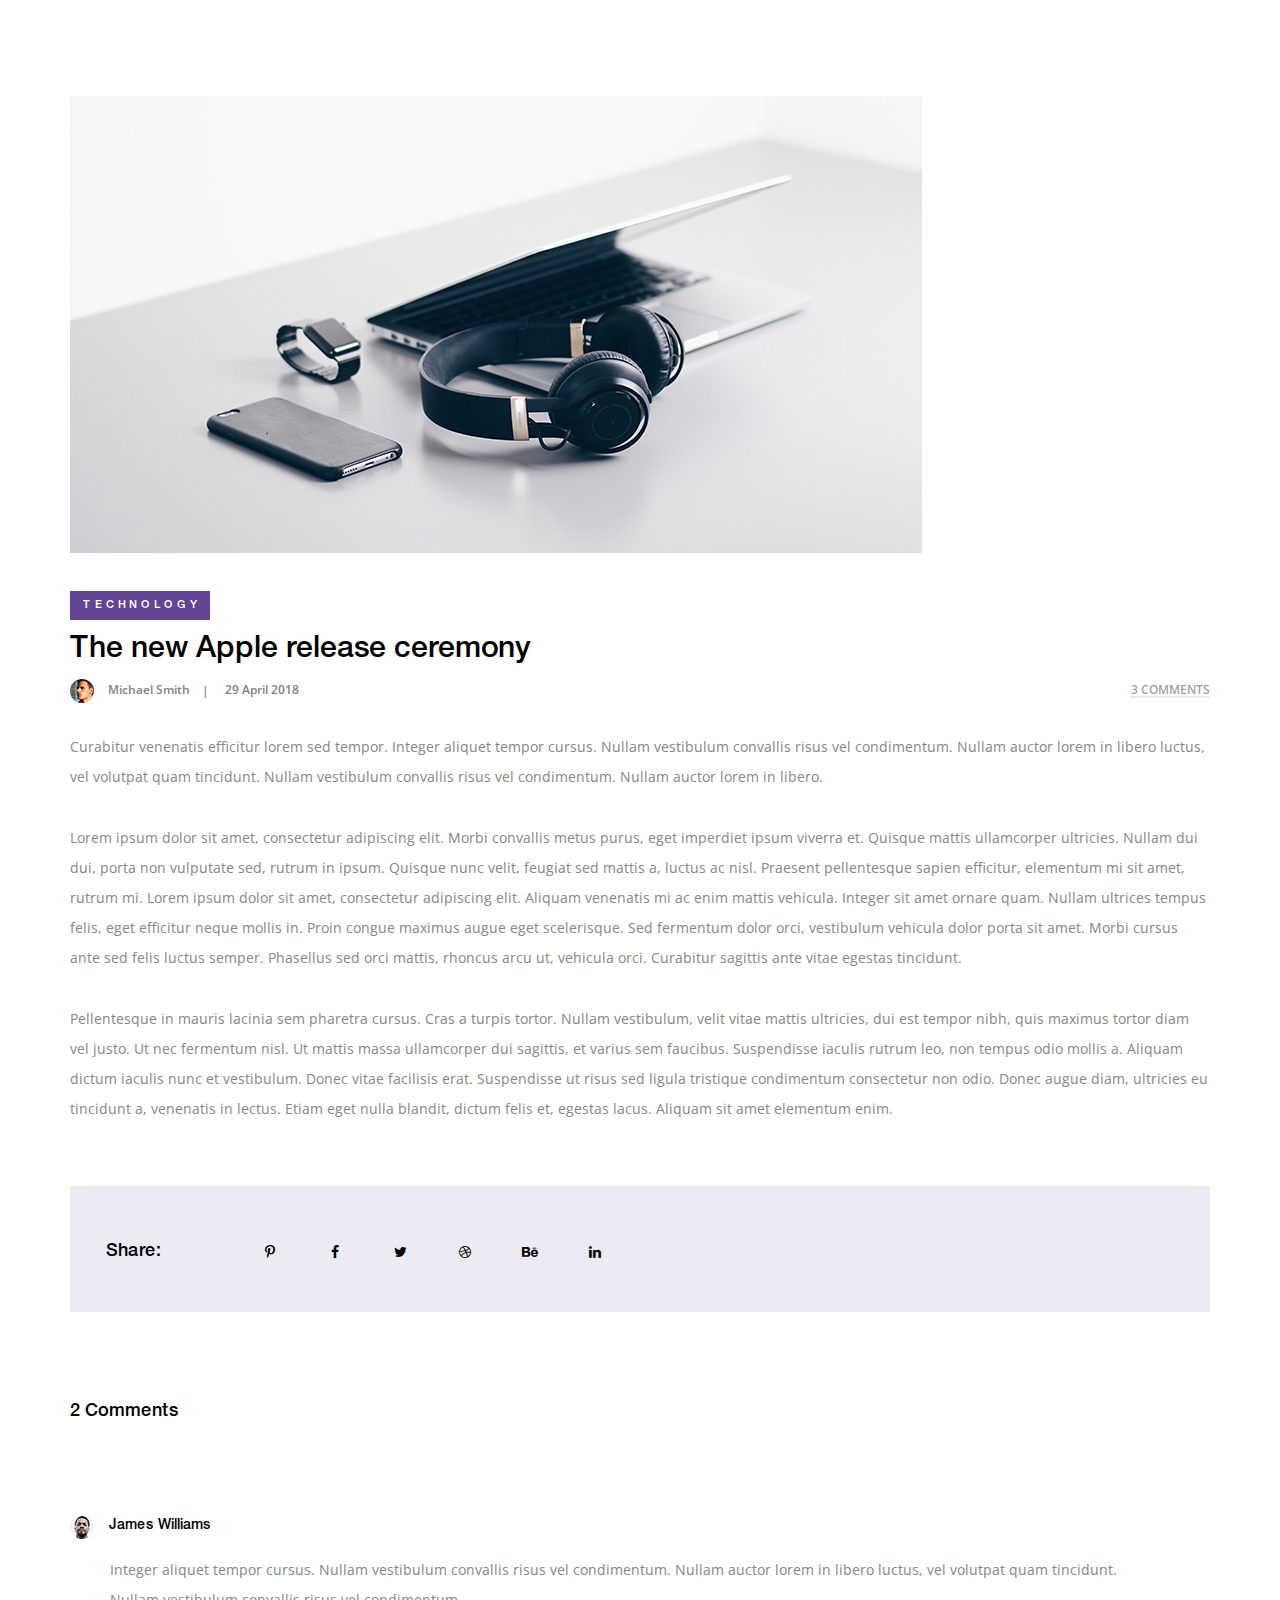
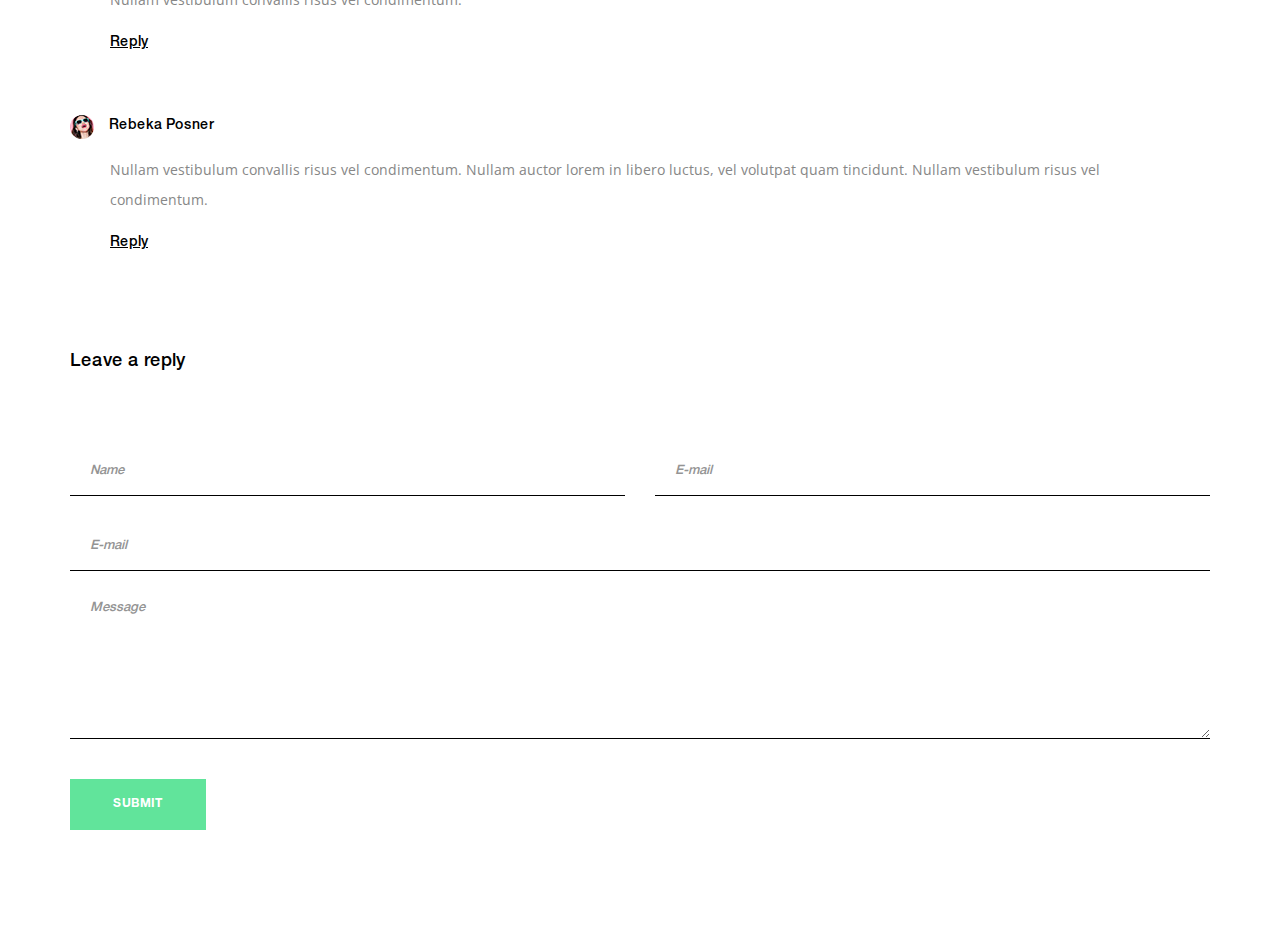
<file: single.html>
<!DOCTYPE html>
<html lang="en">
<head>
<title>Single Post</title>
<meta charset="utf-8">
<meta http-equiv="X-UA-Compatible" content="IE=edge">
<meta name="description" content="Tech Mag template project">
<meta name="viewport" content="width=device-width, initial-scale=1">
<link rel="stylesheet" type="text/css" href="styles/bootstrap-4.1.2/bootstrap.min.css">
<link href="plugins/font-awesome-4.7.0/css/font-awesome.min.css" rel="stylesheet" type="text/css">
<link rel="stylesheet" type="text/css" href="styles/single.css">
<link rel="stylesheet" type="text/css" href="styles/single_responsive.css">
</head>
<body>



	<!-- Content Container -->

	<div class="content_container">
		<div class="container">
			<div class="row">

				<!-- Single Post -->

				<div class="col-lg-12">

					<div class="single_post">


						<div class="post_image"><img src="images/single.jpg" alt="https://unsplash.com/@cgower"></div>

				<div class="post_content">
						<div class="post_category cat_technology"><a href="category.html">technology</a></div>
						<div class="post_title"><a href="single.html">The new Apple release ceremony</a></div>
							<div class="post_info d-flex flex-row align-items-center justify-content-start">
								 <div class="post_author d-flex flex-row align-items-center justify-content-start">
									 <div class="post_author_image"><img src="images/author_1.jpg" alt=""></div>
									 <div class="post_author_name"><a href="#">Michael Smith</a></div>
								 </div>
								<div class="post_date"><a href="#">29 April 2018</a></div>
								<div class="post_comments_num ml-auto"><a href="#">3 comments</a></div>
							</div>
							<div class="post_text">
								<p>Curabitur venenatis efficitur lorem sed tempor. Integer aliquet tempor cursus. Nullam vestibulum convallis risus vel condimentum. Nullam auctor lorem in libero luctus, vel volutpat quam tincidunt. Nullam vestibulum convallis risus vel condimentum. Nullam auctor lorem in libero.</p>
								<p>Lorem ipsum dolor sit amet, consectetur adipiscing elit. Morbi convallis metus purus, eget imperdiet ipsum viverra et. Quisque mattis ullamcorper ultricies. Nullam dui dui, porta non vulputate sed, rutrum in ipsum. Quisque nunc velit, feugiat sed mattis a, luctus ac nisl. Praesent pellentesque sapien efficitur, elementum mi sit amet, rutrum mi. Lorem ipsum dolor sit amet, consectetur adipiscing elit. Aliquam venenatis mi ac enim mattis vehicula. Integer sit amet ornare quam. Nullam ultrices tempus felis, eget efficitur neque mollis in. Proin congue maximus augue eget scelerisque. Sed fermentum dolor orci, vestibulum vehicula dolor porta sit amet. Morbi cursus ante sed felis luctus semper. Phasellus sed orci mattis, rhoncus arcu ut, vehicula orci. Curabitur sagittis ante vitae egestas tincidunt.</p>
								<p>Pellentesque in mauris lacinia sem pharetra cursus. Cras a turpis tortor. Nullam vestibulum, velit vitae mattis ultricies, dui est tempor nibh, quis maximus tortor diam vel justo. Ut nec fermentum nisl. Ut mattis massa ullamcorper dui sagittis, et varius sem faucibus. Suspendisse iaculis rutrum leo, non tempus odio mollis a. Aliquam dictum iaculis nunc et vestibulum. Donec vitae facilisis erat. Suspendisse ut risus sed ligula tristique condimentum consectetur non odio. Donec augue diam, ultricies eu tincidunt a, venenatis in lectus. Etiam eget nulla blandit, dictum felis et, egestas lacus. Aliquam sit amet elementum enim. </p>
							</div>
					</div>

						<!-- Social Share -->
						<div class="post_share d-flex flex-row align-items-center justify-content-start">
							<div class="post_share_title">Share:</div>
							<ul class="post_share_list d-flex flex-row align-items-center justify-content-center">
								<li><a href="#"><i class="fa fa-pinterest-p" aria-hidden="true"></i></a></li>
								<li><a href="#"><i class="fa fa-facebook" aria-hidden="true"></i></a></li>
								<li><a href="#"><i class="fa fa-twitter" aria-hidden="true"></i></a></li>
								<li><a href="#"><i class="fa fa-dribbble" aria-hidden="true"></i></a></li>
								<li><a href="#"><i class="fa fa-behance" aria-hidden="true"></i></a></li>
								<li><a href="#"><i class="fa fa-linkedin" aria-hidden="true"></i></a></li>
							</ul>
						</div>

						<!-- Comments -->
						<div class="post_comments_container">
							<div class="post_comments_title">2 Comments</div>

							<!-- Comments -->
							<div class="post_comments">

								<ul class="post_comments_list">

									<!-- Comment -->
									<li class="comment">
										<div class="comment_info d-flex flex-row align-items-center justify-content-start">
											<div><div class="comment_image"><img src="images/comment_1.jpg" alt=""></div></div>
											<div class="comment_author"><a href="#">James Williams</a></div>
										</div>
										<div class="comment_content">
											<div class="comment_text">
												<p>Integer aliquet tempor cursus. Nullam vestibulum convallis risus vel condimentum. Nullam auctor lorem in libero luctus, vel volutpat quam tincidunt. Nullam vestibulum convallis risus vel condimentum.</p>
											</div>
											<div class="comment_reply"><a href="#">Reply</a></div>
										</div>
									</li>

									<!-- Comment -->
									<li class="comment">
										<div class="comment_info d-flex flex-row align-items-center justify-content-start">
											<div><div class="comment_image"><img src="images/comment_2.jpg" alt=""></div></div>
											<div class="comment_author"><a href="#">Rebeka Posner</a></div>
										</div>
										<div class="comment_content">
											<div class="comment_text">
												<p>Nullam vestibulum convallis risus vel condimentum. Nullam auctor lorem in libero luctus, vel volutpat quam tincidunt. Nullam vestibulum risus vel condimentum. </p>
											</div>
											<div class="comment_reply"><a href="#">Reply</a></div>
										</div>
									</li>

								</ul>

							</div>
						</div>

						<!-- Reply  -->
						<div class="reply_form_container">
							<div class="reply_form_title">Leave a reply</div>
							<form action="#" id="reply_form" class="reply_form">
								<div class="row">
									<div class="col-md-6">
										<input type="text" class="reply_input" placeholder="Name" required="required">
									</div>
									<div class="col-md-6">
										<input type="email" class="reply_input" placeholder="E-mail" required="required">
									</div>
								</div>
								<input type="email" class="reply_input" placeholder="E-mail" required="required">
								<textarea class="reply_input reply_textarea" placeholder="Message" required="required"></textarea>
								<button class="reply_button trans_200">submit</button>
							</form>
						</div>
					</div>

				</div>














<script src="js/jquery-3.2.1.min.js"></script>
<script src="styles/bootstrap-4.1.2/popper.js"></script>
<script src="styles/bootstrap-4.1.2/bootstrap.min.js"></script>
<script src="plugins/greensock/TweenMax.min.js"></script>
<script src="plugins/greensock/TimelineMax.min.js"></script>
<script src="plugins/scrollmagic/ScrollMagic.min.js"></script>
<script src="plugins/greensock/animation.gsap.min.js"></script>
<script src="plugins/greensock/ScrollToPlugin.min.js"></script>
<script src="plugins/easing/easing.js"></script>
<script src="plugins/parallax-js-master/parallax.min.js"></script>
<script src="js/single.js"></script>
</body>
</html>
</file>
<file: vendors/linericon/style.css>
@font-face {
	font-family: 'Linearicons-Free';
	src:url('fonts/Linearicons-Free.eot?w118d');
	src:url('fonts/Linearicons-Free.eot?#iefixw118d') format('embedded-opentype'),
		url('fonts/Linearicons-Free.woff2?w118d') format('woff2'),
		url('fonts/Linearicons-Free.woff?w118d') format('woff'),
		url('fonts/Linearicons-Free.ttf?w118d') format('truetype'),
		url('fonts/Linearicons-Free.svg?w118d#Linearicons-Free') format('svg');
	font-weight: normal;
	font-style: normal;
}

.lnr {
	font-family: 'Linearicons-Free';
	speak: none;
	font-style: normal;
	font-weight: normal;
	font-variant: normal;
	text-transform: none;
	line-height: 1;

	/* Better Font Rendering =========== */
	-webkit-font-smoothing: antialiased;
	-moz-osx-font-smoothing: grayscale;
}

.lnr-home:before {
	content: "\e800";
}
.lnr-apartment:before {
	content: "\e801";
}
.lnr-pencil:before {
	content: "\e802";
}
.lnr-magic-wand:before {
	content: "\e803";
}
.lnr-drop:before {
	content: "\e804";
}
.lnr-lighter:before {
	content: "\e805";
}
.lnr-poop:before {
	content: "\e806";
}
.lnr-sun:before {
	content: "\e807";
}
.lnr-moon:before {
	content: "\e808";
}
.lnr-cloud:before {
	content: "\e809";
}
.lnr-cloud-upload:before {
	content: "\e80a";
}
.lnr-cloud-download:before {
	content: "\e80b";
}
.lnr-cloud-sync:before {
	content: "\e80c";
}
.lnr-cloud-check:before {
	content: "\e80d";
}
.lnr-database:before {
	content: "\e80e";
}
.lnr-lock:before {
	content: "\e80f";
}
.lnr-cog:before {
	content: "\e810";
}
.lnr-trash:before {
	content: "\e811";
}
.lnr-dice:before {
	content: "\e812";
}
.lnr-heart:before {
	content: "\e813";
}
.lnr-star:before {
	content: "\e814";
}
.lnr-star-half:before {
	content: "\e815";
}
.lnr-star-empty:before {
	content: "\e816";
}
.lnr-flag:before {
	content: "\e817";
}
.lnr-envelope:before {
	content: "\e818";
}
.lnr-paperclip:before {
	content: "\e819";
}
.lnr-inbox:before {
	content: "\e81a";
}
.lnr-eye:before {
	content: "\e81b";
}
.lnr-printer:before {
	content: "\e81c";
}
.lnr-file-empty:before {
	content: "\e81d";
}
.lnr-file-add:before {
	content: "\e81e";
}
.lnr-enter:before {
	content: "\e81f";
}
.lnr-exit:before {
	content: "\e820";
}
.lnr-graduation-hat:before {
	content: "\e821";
}
.lnr-license:before {
	content: "\e822";
}
.lnr-music-note:before {
	content: "\e823";
}
.lnr-film-play:before {
	content: "\e824";
}
.lnr-camera-video:before {
	content: "\e825";
}
.lnr-camera:before {
	content: "\e826";
}
.lnr-picture:before {
	content: "\e827";
}
.lnr-book:before {
	content: "\e828";
}
.lnr-bookmark:before {
	content: "\e829";
}
.lnr-user:before {
	content: "\e82a";
}
.lnr-users:before {
	content: "\e82b";
}
.lnr-shirt:before {
	content: "\e82c";
}
.lnr-store:before {
	content: "\e82d";
}
.lnr-cart:before {
	content: "\e82e";
}
.lnr-tag:before {
	content: "\e82f";
}
.lnr-phone-handset:before {
	content: "\e830";
}
.lnr-phone:before {
	content: "\e831";
}
.lnr-pushpin:before {
	content: "\e832";
}
.lnr-map-marker:before {
	content: "\e833";
}
.lnr-map:before {
	content: "\e834";
}
.lnr-location:before {
	content: "\e835";
}
.lnr-calendar-full:before {
	content: "\e836";
}
.lnr-keyboard:before {
	content: "\e837";
}
.lnr-spell-check:before {
	content: "\e838";
}
.lnr-screen:before {
	content: "\e839";
}
.lnr-smartphone:before {
	content: "\e83a";
}
.lnr-tablet:before {
	content: "\e83b";
}
.lnr-laptop:before {
	content: "\e83c";
}
.lnr-laptop-phone:before {
	content: "\e83d";
}
.lnr-power-switch:before {
	content: "\e83e";
}
.lnr-bubble:before {
	content: "\e83f";
}
.lnr-heart-pulse:before {
	content: "\e840";
}
.lnr-construction:before {
	content: "\e841";
}
.lnr-pie-chart:before {
	content: "\e842";
}
.lnr-chart-bars:before {
	content: "\e843";
}
.lnr-gift:before {
	content: "\e844";
}
.lnr-diamond:before {
	content: "\e845";
}
.lnr-linearicons:before {
	content: "\e846";
}
.lnr-dinner:before {
	content: "\e847";
}
.lnr-coffee-cup:before {
	content: "\e848";
}
.lnr-leaf:before {
	content: "\e849";
}
.lnr-paw:before {
	content: "\e84a";
}
.lnr-rocket:before {
	content: "\e84b";
}
.lnr-briefcase:before {
	content: "\e84c";
}
.lnr-bus:before {
	content: "\e84d";
}
.lnr-car:before {
	content: "\e84e";
}
.lnr-train:before {
	content: "\e84f";
}
.lnr-bicycle:before {
	content: "\e850";
}
.lnr-wheelchair:before {
	content: "\e851";
}
.lnr-select:before {
	content: "\e852";
}
.lnr-earth:before {
	content: "\e853";
}
.lnr-smile:before {
	content: "\e854";
}
.lnr-sad:before {
	content: "\e855";
}
.lnr-neutral:before {
	content: "\e856";
}
.lnr-mustache:before {
	content: "\e857";
}
.lnr-alarm:before {
	content: "\e858";
}
.lnr-bullhorn:before {
	content: "\e859";
}
.lnr-volume-high:before {
	content: "\e85a";
}
.lnr-volume-medium:before {
	content: "\e85b";
}
.lnr-volume-low:before {
	content: "\e85c";
}
.lnr-volume:before {
	content: "\e85d";
}
.lnr-mic:before {
	content: "\e85e";
}
.lnr-hourglass:before {
	content: "\e85f";
}
.lnr-undo:before {
	content: "\e860";
}
.lnr-redo:before {
	content: "\e861";
}
.lnr-sync:before {
	content: "\e862";
}
.lnr-history:before {
	content: "\e863";
}
.lnr-clock:before {
	content: "\e864";
}
.lnr-download:before {
	content: "\e865";
}
.lnr-upload:before {
	content: "\e866";
}
.lnr-enter-down:before {
	content: "\e867";
}
.lnr-exit-up:before {
	content: "\e868";
}
.lnr-bug:before {
	content: "\e869";
}
.lnr-code:before {
	content: "\e86a";
}
.lnr-link:before {
	content: "\e86b";
}
.lnr-unlink:before {
	content: "\e86c";
}
.lnr-thumbs-up:before {
	content: "\e86d";
}
.lnr-thumbs-down:before {
	content: "\e86e";
}
.lnr-magnifier:before {
	content: "\e86f";
}
.lnr-cross:before {
	content: "\e870";
}
.lnr-menu:before {
	content: "\e871";
}
.lnr-list:before {
	content: "\e872";
}
.lnr-chevron-up:before {
	content: "\e873";
}
.lnr-chevron-down:before {
	content: "\e874";
}
.lnr-chevron-left:before {
	content: "\e875";
}
.lnr-chevron-right:before {
	content: "\e876";
}
.lnr-arrow-up:before {
	content: "\e877";
}
.lnr-arrow-down:before {
	content: "\e878";
}
.lnr-arrow-left:before {
	content: "\e879";
}
.lnr-arrow-right:before {
	content: "\e87a";
}
.lnr-move:before {
	content: "\e87b";
}
.lnr-warning:before {
	content: "\e87c";
}
.lnr-question-circle:before {
	content: "\e87d";
}
.lnr-menu-circle:before {
	content: "\e87e";
}
.lnr-checkmark-circle:before {
	content: "\e87f";
}
.lnr-cross-circle:before {
	content: "\e880";
}
.lnr-plus-circle:before {
	content: "\e881";
}
.lnr-circle-minus:before {
	content: "\e882";
}
.lnr-arrow-up-circle:before {
	content: "\e883";
}
.lnr-arrow-down-circle:before {
	content: "\e884";
}
.lnr-arrow-left-circle:before {
	content: "\e885";
}
.lnr-arrow-right-circle:before {
	content: "\e886";
}
.lnr-chevron-up-circle:before {
	content: "\e887";
}
.lnr-chevron-down-circle:before {
	content: "\e888";
}
.lnr-chevron-left-circle:before {
	content: "\e889";
}
.lnr-chevron-right-circle:before {
	content: "\e88a";
}
.lnr-crop:before {
	content: "\e88b";
}
.lnr-frame-expand:before {
	content: "\e88c";
}
.lnr-frame-contract:before {
	content: "\e88d";
}
.lnr-layers:before {
	content: "\e88e";
}
.lnr-funnel:before {
	content: "\e88f";
}
.lnr-text-format:before {
	content: "\e890";
}
.lnr-text-format-remove:before {
	content: "\e891";
}
.lnr-text-size:before {
	content: "\e892";
}
.lnr-bold:before {
	content: "\e893";
}
.lnr-italic:before {
	content: "\e894";
}
.lnr-underline:before {
	content: "\e895";
}
.lnr-strikethrough:before {
	content: "\e896";
}
.lnr-highlight:before {
	content: "\e897";
}
.lnr-text-align-left:before {
	content: "\e898";
}
.lnr-text-align-center:before {
	content: "\e899";
}
.lnr-text-align-right:before {
	content: "\e89a";
}
.lnr-text-align-justify:before {
	content: "\e89b";
}
.lnr-line-spacing:before {
	content: "\e89c";
}
.lnr-indent-increase:before {
	content: "\e89d";
}
.lnr-indent-decrease:before {
	content: "\e89e";
}
.lnr-pilcrow:before {
	content: "\e89f";
}
.lnr-direction-ltr:before {
	content: "\e8a0";
}
.lnr-direction-rtl:before {
	content: "\e8a1";
}
.lnr-page-break:before {
	content: "\e8a2";
}
.lnr-sort-alpha-asc:before {
	content: "\e8a3";
}
.lnr-sort-amount-asc:before {
	content: "\e8a4";
}
.lnr-hand:before {
	content: "\e8a5";
}
.lnr-pointer-up:before {
	content: "\e8a6";
}
.lnr-pointer-right:before {
	content: "\e8a7";
}
.lnr-pointer-down:before {
	content: "\e8a8";
}
.lnr-pointer-left:before {
	content: "\e8a9";
}
</file>
<file: vendors/nice-select/css/nice-select.css>
.nice-select {
  -webkit-tap-highlight-color: transparent;
  background-color: #fff;
  border-radius: 5px;
  border: solid 1px #e8e8e8;
  box-sizing: border-box;
  clear: both;
  cursor: pointer;
  display: block;
  float: left;
  font-family: inherit;
  font-size: 14px;
  font-weight: normal;
  height: 42px;
  line-height: 40px;
  outline: none;
  padding-left: 18px;
  padding-right: 30px;
  position: relative;
  text-align: left !important;
  -webkit-transition: all 0.2s ease-in-out;
  transition: all 0.2s ease-in-out;
  -webkit-user-select: none;
     -moz-user-select: none;
      -ms-user-select: none;
          user-select: none;
  white-space: nowrap;
  width: auto; }
  .nice-select:hover {
    border-color: #dbdbdb; }
  .nice-select:active, .nice-select.open, .nice-select:focus {
    border-color: #999; }
  .nice-select:after {
    border-bottom: 2px solid #999;
    border-right: 2px solid #999;
    content: '';
    display: block;
    height: 5px;
    margin-top: -4px;
    pointer-events: none;
    position: absolute;
    right: 12px;
    top: 50%;
    -webkit-transform-origin: 66% 66%;
        -ms-transform-origin: 66% 66%;
            transform-origin: 66% 66%;
    -webkit-transform: rotate(45deg);
        -ms-transform: rotate(45deg);
            transform: rotate(45deg);
    -webkit-transition: all 0.15s ease-in-out;
    transition: all 0.15s ease-in-out;
    width: 5px; }
  .nice-select.open:after {
    -webkit-transform: rotate(-135deg);
        -ms-transform: rotate(-135deg);
            transform: rotate(-135deg); }
  .nice-select.open .list {
    opacity: 1;
    pointer-events: auto;
    -webkit-transform: scale(1) translateY(0);
        -ms-transform: scale(1) translateY(0);
            transform: scale(1) translateY(0); }
  .nice-select.disabled {
    border-color: #ededed;
    color: #999;
    pointer-events: none; }
    .nice-select.disabled:after {
      border-color: #cccccc; }
  .nice-select.wide {
    width: 100%; }
    .nice-select.wide .list {
      left: 0 !important;
      right: 0 !important; }
  .nice-select.right {
    float: right; }
    .nice-select.right .list {
      left: auto;
      right: 0; }
  .nice-select.small {
    font-size: 12px;
    height: 36px;
    line-height: 34px; }
    .nice-select.small:after {
      height: 4px;
      width: 4px; }
    .nice-select.small .option {
      line-height: 34px;
      min-height: 34px; }
  .nice-select .list {
    background-color: #fff;
    border-radius: 5px;
    box-shadow: 0 0 0 1px rgba(68, 68, 68, 0.11);
    box-sizing: border-box;
    margin-top: 4px;
    opacity: 0;
    overflow: hidden;
    padding: 0;
    pointer-events: none;
    position: absolute;
    top: 100%;
    left: 0;
    -webkit-transform-origin: 50% 0;
        -ms-transform-origin: 50% 0;
            transform-origin: 50% 0;
    -webkit-transform: scale(0.75) translateY(-21px);
        -ms-transform: scale(0.75) translateY(-21px);
            transform: scale(0.75) translateY(-21px);
    -webkit-transition: all 0.2s cubic-bezier(0.5, 0, 0, 1.25), opacity 0.15s ease-out;
    transition: all 0.2s cubic-bezier(0.5, 0, 0, 1.25), opacity 0.15s ease-out;
    z-index: 9; }
    .nice-select .list:hover .option:not(:hover) {
      background-color: transparent !important; }
  .nice-select .option {
    cursor: pointer;
    font-weight: 400;
    line-height: 40px;
    list-style: none;
    min-height: 40px;
    outline: none;
    padding-left: 18px;
    padding-right: 29px;
    text-align: left;
    -webkit-transition: all 0.2s;
    transition: all 0.2s; }
    .nice-select .option:hover, .nice-select .option.focus, .nice-select .option.selected.focus {
      background-color: #f6f6f6; }
    .nice-select .option.selected {
      font-weight: bold; }
    .nice-select .option.disabled {
      background-color: transparent;
      color: #999;
      cursor: default; }

.no-csspointerevents .nice-select .list {
  display: none; }

.no-csspointerevents .nice-select.open .list {
  display: block; }
</file>
<file: css/style.css>
/*----------------------------------------------------
github check
@File: Default Styles
@Author: Rocky Ahmed
@URL: http://wethemez.com
Author E-mail: rockybd1995@gmail.com

This file contains the styling for the actual theme, this
is the file you need to edit to change the look of the
theme.
---------------------------------------------------- */
/*=====================================================================
@Template Name: Honey Wedding
@Author: Rocky Ahmed
@Developed By: Rocky Ahmed
@Developer URL: http://rocky.wethemez.com
Author E-mail: rockybd1995@gmail.com

@Default Styles

Table of Content:
01/ Variables
02/ predefin
03/ header
04/ button
05/ banner
06/ breadcrumb
07/ about
08/ team
09/ project
10/ price
11/ team
12/ blog
13/ video
14/ features
15/ career
16/ contact
17/ footer

=====================================================================*/
/*----------------------------------------------------*/
/*font Variables*/
/*Color Variables*/
/*=================== fonts ====================*/
@import url("https://fonts.googleapis.com/css?family=Open+Sans:400,600,700|Roboto:300,400,500,700");
/*---------------------------------------------------- */
/*----------------------------------------------------*/
.list {
  list-style: none;
  margin: 0px;
  padding: 0px;
}

a {
  text-decoration: none;
  -webkit-transition: all 0.3s ease-in-out;
  -o-transition: all 0.3s ease-in-out;
  transition: all 0.3s ease-in-out;
}

a:hover, a:focus {
  text-decoration: none;
  outline: none;
}

.row.m0 {
  margin: 0px;
}

body {
  line-height: 24px;
  font-size: 14px;
  font-family: "Open Sans", sans-serif;
  font-weight: normal;
  color: #777777;
}

h1, h2, h3, h4, h5, h6 {
  font-family: "Roboto", sans-serif;
  font-weight: 500;
}

button:focus {
  outline: none;
  -webkit-box-shadow: none;
  box-shadow: none;
}

.p_120 {
  padding-top: 120px;
  padding-bottom: 120px;
}

.p_100 {
  padding-top: 100px;
  padding-bottom: 100px;
}

.pad_top {
  padding-top: 120px;
}

.mt-25 {
  margin-top: 25px;
}

.mt-100 {
  margin-top: 100px;
}

.p0 {
  padding-left: 0px;
  padding-right: 0px;
}

@media (min-width: 1200px) {
  .container {
    max-width: 1200px;
  }
}

@media (min-width: 1620px) {
  .box_1620 {
    max-width: 1650px;
    margin: auto;
  }
}

/* Main Title Area css
============================================================================================ */
.main_title {
  text-align: center;
  max-width: 720px;
  margin: 0px auto 75px;
}

.main_title h2 {
  font-weight: bold;
  font-family: "Roboto", sans-serif;
  font-size: 36px;
  color: #222222;
  margin-bottom: 12px;
}

.main_title p {
  font-size: 14px;
  font-family: "Roboto", sans-serif;
  font-weight: normal;
  line-height: 24px;
  color: #777777;
  margin-bottom: 0px;
}

.main_title2 {
  background: #f9f9ff;
  border-left: 3px solid #ff2f92;
  margin-bottom: 30px;
}

.main_title2 h2 {
  color: #222222;
  font-size: 18px;
  font-family: "Roboto", sans-serif;
  font-weight: 500;
  line-height: 40px;
  padding-left: 15px;
  margin-bottom: 0px;
}

/* End Main Title Area css
============================================================================================ */
/*---------------------------------------------------- */
/*----------------------------------------------------*/
/* Header Area css
============================================================================================ */
.header_area {
  position: absolute;
  width: 100%;
  left: 0px;
  top: 0px;
  z-index: 3;
}

.header_area + section, .header_area + div {
  margin-top: 71px;
}

.top_menu {
  overflow: hidden;
  background: #f9f9ff;
}

.top_menu .float-left a {
  font-size: 12px;
  color: #fff;
  background: #ff2f92;
  font-family: "Roboto", sans-serif;
  font-weight: normal;
  text-transform: uppercase;
  padding: 0px 15px;
  line-height: 30px;
  display: inline-block;
  border: 1px solid #ff2f92;
  margin-top: 6px;
}

.top_menu .float-left a:hover {
  background: transparent;
  color: #ff2f92;
}



.header_social li {
  display: inline-block;
  margin-right: 15px;
}

.header_social li a {
  font-size: 14px;
  color: #aaaaaa;
  display: inline-block;
  line-height: 45px;
  -webkit-transition: all 300ms linear 0s;
  -o-transition: all 300ms linear 0s;
  transition: all 300ms linear 0s;
}

.header_social li:last-child {
  margin-right: 0px;
}

.header_social li:hover a {
  color: #ff2f92;
}

.main_menu {
  background: #ff2f92;
}

.main_menu .navbar {
  background: transparent;
  padding: 0px;
  border: 0px;
  border-radius: 0px;
  margin-bottom: 0px;
  height:70px;
}

.main_menu .navbar .container_inner {
  background: #fff;
  -ms-flex-wrap: nowrap;
  flex-wrap: nowrap;
  display: -webkit-box;
  display: -ms-flexbox;
  display: flex;
  -webkit-box-align: center;
  -ms-flex-align: center;
  align-items: center;
  -webkit-box-pack: justify;
  -ms-flex-pack: justify;
  justify-content: space-between;
  width: 100%;
}

.main_menu .navbar .navbar-brand {
  display: none;
}

.main_menu .navbar .nav .nav-item .nav-link {
  font: 500 12px/60px "Roboto", sans-serif;
  text-transform: uppercase;
  color: #fff;
  padding: 0px 20px;
  display: inline-block;
}

.main_menu .navbar .nav .nav-item .nav-link:after {
  display: none;
}

.main_menu .navbar .nav .nav-item:hover .nav-link, .main_menu .navbar .nav .nav-item.active .nav-link {
  background: #cc2675;
}

.main_menu .navbar .nav .nav-item.submenu {
  position: relative;
}

.main_menu .navbar .nav .nav-item.submenu ul {
  border: none;
  padding: 0px;
  border-radius: 0px;
  -webkit-box-shadow: none;
  box-shadow: none;
  margin: 0px;
  background: #fff;
}

@media (min-width: 992px) {
  .main_menu .navbar .nav .nav-item.submenu ul {
    position: absolute;
    top: 120%;
    left: 0px;
    min-width: 200px;
    text-align: left;
    opacity: 0;
    -webkit-transition: all 300ms ease-in;
    -o-transition: all 300ms ease-in;
    transition: all 300ms ease-in;
    visibility: hidden;
    display: block;
    border: none;
    padding: 0px;
    border-radius: 0px;
  }
}

.main_menu .navbar .nav .nav-item.submenu ul:before {
  content: "";
  width: 0;
  height: 0;
  border-style: solid;
  border-width: 10px 10px 0 10px;
  border-color: #eeeeee transparent transparent transparent;
  position: absolute;
  right: 24px;
  top: 45px;
  z-index: 3;
  opacity: 0;
  -webkit-transition: all 400ms linear;
  -o-transition: all 400ms linear;
  transition: all 400ms linear;
}

.main_menu .navbar .nav .nav-item.submenu ul .nav-item {
  display: block;
  float: none;
  margin-right: 0px;
  border-bottom: 1px solid #ededed;
  margin-left: 0px;
  -webkit-transition: all 0.4s linear;
  -o-transition: all 0.4s linear;
  transition: all 0.4s linear;
}

.main_menu .navbar .nav .nav-item.submenu ul .nav-item .nav-link {
  line-height: 45px;
  color: #222222;
  padding: 0px 30px;
  -webkit-transition: all 150ms linear;
  -o-transition: all 150ms linear;
  transition: all 150ms linear;
  display: block;
  margin-right: 0px;
  background: transparent;
}

.main_menu .navbar .nav .nav-item.submenu ul .nav-item:last-child {
  border-bottom: none;
}

.main_menu .navbar .nav .nav-item.submenu ul .nav-item:hover .nav-link {
  background: #ff2f92;
  color: #fff;
}

@media (min-width: 992px) {
  .main_menu .navbar .nav .nav-item.submenu:hover ul {
    visibility: visible;
    opacity: 1;
    top: 100%;
  }
}

.main_menu .navbar .nav .nav-item.submenu:hover ul .nav-item {
  margin-top: 0px;
}

.main_menu .navbar .nav .nav-item:last-child {
  margin-right: 0px;
}

.main_menu .navbar .search {
  font-size: 12px;
  line-height: 60px;
  display: inline-block;
  color: #fff;
  padding-right: 20px;
}

.main_menu .navbar .search i {
  font-weight: 600;
}

/* End Header Area css
============================================================================================ */
/*---------------------------------------------------- */
/*----------------------------------------------------*/
/* Home Banner Area css
============================================================================================ */
.home_banner_area {
  position: relative;
  z-index: 1;
  min-height: 600px;
}

.home_banner_area .banner_inner {
  position: relative;
  background: url(../img/banner/home-banner.jpg) no-repeat scroll center center;
  min-height: 600px;
}

.home_banner_area .banner_inner .banner_content {
  color: #fff;
  max-width: 480px;
  margin: auto;
}

.home_banner_area .banner_inner .banner_content .date {
  margin-bottom: 25px;
}

.home_banner_area .banner_inner .banner_content .date a {
  margin-right: 25px;
  color: #fff;
}

.home_banner_area .banner_inner .banner_content .date a i {
  padding-right: 10px;
}

.home_banner_area .banner_inner .banner_content p {
  font-size: 14px;
  font-family: "Roboto", sans-serif;
  margin-bottom: 0px;
}

.home_banner_area .banner_inner .banner_content h3 {
  color: #fff;
  font-size: 36px;
  font-weight: bold;
  font-family: "Roboto", sans-serif;
  margin-bottom: 25px;
}

.home_banner_area .carousel .carousel-indicators {
  bottom: -140px;
  z-index: 20;
}

.home_banner_area .carousel .carousel-indicators li {
  height: 14px;
  width: 14px;
  background: rgba(249, 249, 255, 0.25);
  cursor: pointer;
}

.home_banner_area .carousel .carousel-indicators li.active {
  background: #ff2f92;
}

.blog_banner {
  min-height: 780px;
  position: relative;
  z-index: 1;
  overflow: hidden;
  margin-bottom: 0px;
}

.blog_banner .banner_inner {
  background: #04091e;
  position: relative;
  overflow: hidden;
  width: 100%;
  min-height: 780px;
  z-index: 1;
}

.blog_banner .banner_inner .overlay {
  background: url(../img/banner/banner-2.jpg) no-repeat scroll center center;
  opacity: .5;
  height: 125%;
  position: absolute;
  left: 0px;
  top: 0px;
  width: 100%;
  z-index: -1;
}

.blog_banner .banner_inner .blog_b_text {
  max-width: 700px;
  margin: auto;
  color: #fff;
  margin-top: 80px;
}

.blog_banner .banner_inner .blog_b_text h2 {
  font-size: 60px;
  font-weight: 500;
  font-family: "Roboto", sans-serif;
  line-height: 66px;
  margin-bottom: 15px;
}

.blog_banner .banner_inner .blog_b_text p {
  font-size: 16px;
  margin-bottom: 35px;
}

.blog_banner .banner_inner .blog_b_text .white_bg_btn {
  line-height: 42px;
  padding: 0px 45px;
}

.banner_box {
  max-width: 1620px;
  margin: auto;
}

.banner_area {
  position: relative;
  z-index: 1;
  min-height: 300px;
}

.banner_area .banner_inner {
  position: relative;
  overflow: hidden;
  width: 100%;
  min-height: 300px;
  background: #000;
  z-index: 1;
}

.banner_area .banner_inner .overlay {
  background: url(../img/banner/banner.jpg) no-repeat scroll center center;
  position: absolute;
  left: 0;
  right: 0;
  top: 0;
  height: 145%;
  bottom: 0;
  z-index: -1;
  opacity: 1;
}

.banner_area .banner_inner .banner_content h2 {
  color: #fff;
  font-size: 48px;
  font-family: "Roboto", sans-serif;
  font-weight: 500;
}

.banner_area .banner_inner .banner_content .page_link a {
  font-size: 14px;
  color: #fff;
  font-family: "Roboto", sans-serif;
  margin-right: 32px;
  position: relative;
}

.banner_area .banner_inner .banner_content .page_link a:before {
  content: "\f0da";
  font: normal normal normal 14px/1 FontAwesome;
  position: absolute;
  right: -25px;
  top: 50%;
  -webkit-transform: translateY(-50%);
  -ms-transform: translateY(-50%);
  transform: translateY(-50%);
}

.banner_area .banner_inner .banner_content .page_link a:last-child {
  margin-right: 0px;
}

.banner_area .banner_inner .banner_content .page_link a:last-child:before {
  display: none;
}

.banner_area .banner_inner .banner_content .page_link a:hover {
  color: #ff2f92;
}

/* End Home Banner Area css
============================================================================================ */
/*---------------------------------------------------- */
/*----------------------------------------------------*/
/* Causes Area css
============================================================================================ */
.causes_slider .owl-dots {
  text-align: center;
  margin-top: 80px;
}

.causes_slider .owl-dots .owl-dot {
  height: 14px;
  width: 14px;
  background: #eeeeee;
  display: inline-block;
  margin-right: 7px;
}

.causes_slider .owl-dots .owl-dot:last-child {
  margin-right: 0px;
}

.causes_slider .owl-dots .owl-dot.active {
  background: #ff2f92;
}

.causes_item {
  background: #fff;
}

.causes_item .causes_img {
  position: relative;
}

.causes_item .causes_img .c_parcent {
  position: absolute;
  bottom: 0px;
  width: 100%;
  left: 0px;
  height: 3px;
  background: rgba(255, 255, 255, 0.5);
}

.causes_item .causes_img .c_parcent span {
  width: 70%;
  height: 3px;
  background: #ff2f92;
  position: absolute;
  left: 0px;
  bottom: 0px;
}

.causes_item .causes_img .c_parcent span:before {
  content: "75%";
  position: absolute;
  right: -10px;
  bottom: 0px;
  background: #ff2f92;
  color: #fff;
  padding: 0px 5px;
}

.causes_item .causes_text {
  padding: 30px 35px 40px 30px;
}

.causes_item .causes_text h4 {
  color: #222222;
  font-family: "Roboto", sans-serif;
  font-size: 18px;
  font-weight: 600;
  margin-bottom: 15px;
  cursor: pointer;
}

.causes_item .causes_text h4:hover {
  color: #ff2f92;
}

.causes_item .causes_text p {
  font-size: 14px;
  line-height: 24px;
  color: #777777;
  font-weight: 300;
  margin-bottom: 0px;
}

.causes_item .causes_bottom a {
  width: 50%;
  border: 1px solid #ff2f92;
  text-align: center;
  float: left;
  line-height: 50px;
  background: #ff2f92;
  color: #fff;
  font-family: "Roboto", sans-serif;
  font-size: 14px;
  font-weight: 500;
}

.causes_item .causes_bottom a + a {
  border-color: #eeeeee;
  background: #fff;
  font-size: 14px;
  color: #222222;
}

/* End Causes Area css
============================================================================================ */
/*================= latest_blog_area css =============*/
.latest_blog_area {
  background: #f9f9ff;
}

.single-recent-blog-post {
  margin-bottom: 30px;
}

.single-recent-blog-post .thumb {
  overflow: hidden;
}

.single-recent-blog-post .thumb img {
  -webkit-transition: all 0.7s linear;
  -o-transition: all 0.7s linear;
  transition: all 0.7s linear;
}

.single-recent-blog-post .details {
  padding-top: 30px;
}

.single-recent-blog-post .details .sec_h4 {
  line-height: 24px;
  padding: 10px 0px 13px;
  -webkit-transition: all 0.3s linear;
  -o-transition: all 0.3s linear;
  transition: all 0.3s linear;
}

.single-recent-blog-post .details .sec_h4:hover {
  color: #777777;
}

.single-recent-blog-post .date {
  font-size: 14px;
  line-height: 24px;
  font-weight: 400;
}

.single-recent-blog-post:hover img {
  -webkit-transform: scale(1.23) rotate(10deg);
  -ms-transform: scale(1.23) rotate(10deg);
  transform: scale(1.23) rotate(10deg);
}

.tags .tag_btn {
  font-size: 12px;
  font-weight: 500;
  line-height: 20px;
  border: 1px solid #eeeeee;
  display: inline-block;
  padding: 1px 18px;
  text-align: center;
  color: #222222;
}

.tags .tag_btn:before {
  background: #ff2f92;
}

.tags .tag_btn + .tag_btn {
  margin-left: 2px;
}

/*========= blog_categorie_area css ===========*/
.blog_categorie_area {
  padding-top: 80px;
  padding-bottom: 80px;
}

.categories_post {
  position: relative;
  text-align: center;
  cursor: pointer;
}

.categories_post img {
  max-width: 100%;
}

.categories_post .categories_details {
  position: absolute;
  top: 20px;
  left: 20px;
  right: 20px;
  bottom: 20px;
  background: rgba(34, 34, 34, 0.8);
  color: #fff;
  -webkit-transition: all 0.3s linear;
  -o-transition: all 0.3s linear;
  transition: all 0.3s linear;
  display: -webkit-box;
  display: -ms-flexbox;
  display: flex;
  -webkit-box-align: center;
  -ms-flex-align: center;
  align-items: center;
  -webkit-box-pack: center;
  -ms-flex-pack: center;
  justify-content: center;
}

.categories_post .categories_details h5 {
  margin-bottom: 0px;
  font-size: 18px;
  line-height: 26px;
  text-transform: uppercase;
  color: #fff;
  position: relative;
}

.categories_post .categories_details p {
  font-weight: 300;
  font-size: 14px;
  line-height: 26px;
  margin-bottom: 0px;
}

.categories_post .categories_details .border_line {
  margin: 10px 0px;
  background: #fff;
  width: 100%;
  height: 1px;
}

.categories_post:hover .categories_details {
  background: rgba(234, 44, 88, 0.85);
}

/*============ blog_left_sidebar css ==============*/
.blog_item {
  margin-bottom: 40px;
}

.blog_info {
  padding-top: 30px;
}

.blog_info .post_tag {
  padding-bottom: 20px;
}

.blog_info .post_tag a {
  font: 300 14px/21px "Roboto", sans-serif;
  color: #222222;
}

.blog_info .post_tag a:hover {
  color: #777777;
}

.blog_info .post_tag a.active {
  color: #ff2f92;
}

.blog_info .blog_meta li a {
  font: 300 14px/20px "Roboto", sans-serif;
  color: #777777;
  vertical-align: middle;
  padding-bottom: 12px;
  display: inline-block;
}

.blog_info .blog_meta li a i {
  color: #222222;
  font-size: 16px;
  font-weight: 600;
  padding-left: 15px;
  line-height: 20px;
  vertical-align: middle;
}

.blog_info .blog_meta li a:hover {
  color: #ff2f92;
}

.blog_post img {
  max-width: 100%;
}

.blog_details {
  padding-top: 20px;
}

.blog_details h2 {
  font-size: 24px;
  line-height: 36px;
  color: #222222;
  font-weight: 600;
  -webkit-transition: all 0.3s linear;
  -o-transition: all 0.3s linear;
  transition: all 0.3s linear;
}

.blog_details h2:hover {
  color: #ff2f92;
}

.blog_details p {
  margin-bottom: 26px;
}

.view_btn {
  font-size: 14px;
  line-height: 36px;
  display: inline-block;
  color: #222222;
  font-weight: 500;
  padding: 0px 30px;
  background: #fff;
}

.blog_right_sidebar {
  -webkit-box-shadow: 0px 10px 20px 0px rgba(153, 153, 153, 0.1);
  box-shadow: 0px 10px 20px 0px rgba(153, 153, 153, 0.1);
  padding: 30px;
}

.blog_right_sidebar .widget_title {
  font-size: 18px;
  line-height: 25px;
  text-align: left;
  color: #222222;
  border-left: 3px solid #ff2f92;
  padding: 6px 0px 6px 13px;
  margin-bottom: 30px;
}

.blog_right_sidebar .search_widget .input-group .form-control {
  font-size: 14px;
  line-height: 29px;
  border: 1px solid #eeeeee;
  width: 100%;
  font-weight: 300;
  color: #777777;
  padding-left: 20px;
  border-radius: 45px;
  z-index: 0;
  background: transparent;
}

.blog_right_sidebar .search_widget .input-group .form-control.placeholder {
  color: #777777;
  font-weight: normal;
}

.blog_right_sidebar .search_widget .input-group .form-control:-moz-placeholder {
  color: #777777;
  font-weight: normal;
}

.blog_right_sidebar .search_widget .input-group .form-control::-moz-placeholder {
  color: #777777;
  font-weight: normal;
}

.blog_right_sidebar .search_widget .input-group .form-control::-webkit-input-placeholder {
  color: #777777;
  font-weight: normal;
}

.blog_right_sidebar .search_widget .input-group .form-control:focus {
  -webkit-box-shadow: none;
  box-shadow: none;
}

.blog_right_sidebar .search_widget .input-group .btn-default {
  position: absolute;
  right: 20px;
  background: transparent;
  border: 0px;
  -webkit-box-shadow: none;
  box-shadow: none;
  font-size: 14px;
  color: #777777;
  font-weight: 700;
  padding: 0px;
  top: 50%;
  -webkit-transform: translateY(-50%);
  -ms-transform: translateY(-50%);
  transform: translateY(-50%);
  z-index: 1;
}

.blog_right_sidebar .author_widget {
  text-align: center;
}

.blog_right_sidebar .author_widget h4 {
  font-size: 18px;
  line-height: 20px;
  color: #222222;
  margin-bottom: 5px;
  margin-top: 30px;
}

.blog_right_sidebar .author_widget p {
  margin-bottom: 0px;
}

.blog_right_sidebar .author_widget .social_icon {
  padding: 7px 0px 15px;
}

.blog_right_sidebar .author_widget .social_icon a {
  font-size: 14px;
  color: #222222;
  -webkit-transition: all 0.2s linear;
  -o-transition: all 0.2s linear;
  transition: all 0.2s linear;
}

.blog_right_sidebar .author_widget .social_icon a + a {
  margin-left: 20px;
}

.blog_right_sidebar .author_widget .social_icon a:hover {
  color: #ff2f92;
}

.blog_right_sidebar .popular_post_widget .post_item .media-body {
  -webkit-box-pack: center;
  -ms-flex-pack: center;
  justify-content: center;
  -ms-flex-item-align: center;
  align-self: center;
  padding-left: 20px;
}

.blog_right_sidebar .popular_post_widget .post_item .media-body h3 {
  font-size: 14px;
  line-height: 20px;
  color: #222222;
  margin-bottom: 4px;
  -webkit-transition: all 0.3s linear;
  -o-transition: all 0.3s linear;
  transition: all 0.3s linear;
}

.blog_right_sidebar .popular_post_widget .post_item .media-body h3:hover {
  color: #ff2f92;
}

.blog_right_sidebar .popular_post_widget .post_item .media-body p {
  font-size: 12px;
  line-height: 21px;
  margin-bottom: 0px;
}

.blog_right_sidebar .popular_post_widget .post_item + .post_item {
  margin-top: 20px;
}

.blog_right_sidebar .post_category_widget .cat-list li {
  border-bottom: 2px dotted #eee;
  -webkit-transition: all 0.3s ease 0s;
  -o-transition: all 0.3s ease 0s;
  transition: all 0.3s ease 0s;
  padding-bottom: 12px;
}

.blog_right_sidebar .post_category_widget .cat-list li a {
  font-size: 14px;
  line-height: 20px;
  color: #777;
}

.blog_right_sidebar .post_category_widget .cat-list li a p {
  margin-bottom: 0px;
}

.blog_right_sidebar .post_category_widget .cat-list li + li {
  padding-top: 15px;
}

.blog_right_sidebar .post_category_widget .cat-list li:hover {
  border-color: #ff2f92;
}

.blog_right_sidebar .post_category_widget .cat-list li:hover a {
  color: #ff2f92;
}

.blog_right_sidebar .newsletter_widget {
  text-align: center;
}

.blog_right_sidebar .newsletter_widget .form-group {
  margin-bottom: 8px;
}

.blog_right_sidebar .newsletter_widget .input-group-prepend {
  margin-right: -1px;
}

.blog_right_sidebar .newsletter_widget .input-group-text {
  background: #fff;
  border-radius: 0px;
  vertical-align: top;
  font-size: 12px;
  line-height: 36px;
  padding: 0px 0px 0px 15px;
  border: 1px solid #eeeeee;
  border-right: 0px;
}

.blog_right_sidebar .newsletter_widget .form-control {
  font-size: 12px;
  line-height: 24px;
  color: #cccccc;
  border: 1px solid #eeeeee;
  border-left: 0px;
  border-radius: 0px;
}

.blog_right_sidebar .newsletter_widget .form-control.placeholder {
  color: #cccccc;
}

.blog_right_sidebar .newsletter_widget .form-control:-moz-placeholder {
  color: #cccccc;
}

.blog_right_sidebar .newsletter_widget .form-control::-moz-placeholder {
  color: #cccccc;
}

.blog_right_sidebar .newsletter_widget .form-control::-webkit-input-placeholder {
  color: #cccccc;
}

.blog_right_sidebar .newsletter_widget .form-control:focus {
  outline: none;
  -webkit-box-shadow: none;
  box-shadow: none;
}

.blog_right_sidebar .newsletter_widget .bbtns {
  background: #ff2f92;
  color: #fff;
  font-size: 12px;
  line-height: 38px;
  display: inline-block;
  font-weight: 500;
  padding: 0px 24px 0px 24px;
  border-radius: 0;
}

.blog_right_sidebar .newsletter_widget .text-bottom {
  font-size: 12px;
}

.blog_right_sidebar .tag_cloud_widget ul li {
  display: inline-block;
}

.blog_right_sidebar .tag_cloud_widget ul li a {
  display: inline-block;
  border: 1px solid #eee;
  background: #fff;
  padding: 0px 13px;
  margin-bottom: 8px;
  -webkit-transition: all 0.3s ease 0s;
  -o-transition: all 0.3s ease 0s;
  transition: all 0.3s ease 0s;
  color: #222222;
  font-size: 12px;
}

.blog_right_sidebar .tag_cloud_widget ul li a:hover {
  background: #ff2f92;
  color: #fff;
}

.blog_right_sidebar .br {
  width: 100%;
  height: 1px;
  background: #eeeeee;
  margin: 30px 0px;
}

.blog-pagination {
  padding-top: 25px;
}

.blog-pagination .page-link {
  border-radius: 0;
}

.blog-pagination .page-item {
  border: none;
}

.page-link {
  background: transparent;
  font-weight: 400;
}

.blog-pagination .page-item.active .page-link {
  background-color: #ff2f92;
  border-color: transparent;
  color: #fff;
}

.blog-pagination .page-link {
  position: relative;
  display: block;
  padding: 0.5rem 0.75rem;
  margin-left: -1px;
  line-height: 1.25;
  color: #8a8a8a;
  border: none;
}

.blog-pagination .page-link .lnr {
  font-weight: 600;
}

.blog-pagination .page-item:last-child .page-link,
.blog-pagination .page-item:first-child .page-link {
  border-radius: 0;
}

.blog-pagination .page-link:hover {
  color: #fff;
  text-decoration: none;
  background-color: #ff2f92;
  border-color: #eee;
}

/*============ Start Blog Single Styles  =============*/
.single-post-area .social-links {
  padding-top: 10px;
}

.single-post-area .social-links li {
  display: inline-block;
  margin-bottom: 10px;
}

.single-post-area .social-links li a {
  color: #cccccc;
  padding: 7px;
  font-size: 14px;
  -webkit-transition: all 0.2s linear;
  -o-transition: all 0.2s linear;
  transition: all 0.2s linear;
}

.single-post-area .social-links li a:hover {
  color: #222222;
}

.single-post-area .blog_details {
  padding-top: 26px;
}

.single-post-area .blog_details p {
  margin-bottom: 10px;
}

.single-post-area .quotes {
  margin-top: 20px;
  margin-bottom: 30px;
  padding: 24px 35px 24px 30px;
  background-color: white;
  -webkit-box-shadow: -20.84px 21.58px 30px 0px rgba(176, 176, 176, 0.1);
  box-shadow: -20.84px 21.58px 30px 0px rgba(176, 176, 176, 0.1);
  font-size: 14px;
  line-height: 24px;
  color: #777;
  font-style: italic;
}

.single-post-area .arrow {
  position: absolute;
}

.single-post-area .arrow .lnr {
  font-size: 20px;
  font-weight: 600;
}

.single-post-area .thumb .overlay-bg {
  background: rgba(0, 0, 0, 0.8);
}

.single-post-area .navigation-area {
  border-bottom: 1px solid #eee;
  padding-top: 80px;
  padding-bottom: 80px;
}

.single-post-area .navigation-area p {
  margin-bottom: 0px;
}

.single-post-area .navigation-area h4 {
  font-size: 18px;
  line-height: 25px;
  color: #222222;
  font-weight: 600;
}

.single-post-area .navigation-area .nav-left {
  text-align: left;
}

.single-post-area .navigation-area .nav-left .thumb {
  margin-right: 20px;
  background: #000;
}

.single-post-area .navigation-area .nav-left .thumb img {
  -webkit-transition: all 300ms linear 0s;
  -o-transition: all 300ms linear 0s;
  transition: all 300ms linear 0s;
}

.single-post-area .navigation-area .nav-left .lnr {
  margin-left: 20px;
  opacity: 0;
  -webkit-transition: all 300ms linear 0s;
  -o-transition: all 300ms linear 0s;
  transition: all 300ms linear 0s;
}

.single-post-area .navigation-area .nav-left:hover .lnr {
  opacity: 1;
}

.single-post-area .navigation-area .nav-left:hover .thumb img {
  opacity: .5;
}

@media (max-width: 767px) {
  .single-post-area .navigation-area .nav-left {
    margin-bottom: 30px;
  }
}

.single-post-area .navigation-area .nav-right {
  text-align: right;
}

.single-post-area .navigation-area .nav-right .thumb {
  margin-left: 20px;
  background: #000;
}

.single-post-area .navigation-area .nav-right .thumb img {
  -webkit-transition: all 300ms linear 0s;
  -o-transition: all 300ms linear 0s;
  transition: all 300ms linear 0s;
}

.single-post-area .navigation-area .nav-right .lnr {
  margin-right: 20px;
  opacity: 0;
  -webkit-transition: all 300ms linear 0s;
  -o-transition: all 300ms linear 0s;
  transition: all 300ms linear 0s;
}

.single-post-area .navigation-area .nav-right:hover .lnr {
  opacity: 1;
}

.single-post-area .navigation-area .nav-right:hover .thumb img {
  opacity: .5;
}

@media (max-width: 991px) {
  .single-post-area .sidebar-widgets {
    padding-bottom: 0px;
  }
}

.comments-area {
  background: #fff;
  border-bottom: 1px solid #eee;
  padding: 50px 30px;
  margin-top: 50px;
}

@media (max-width: 414px) {
  .comments-area {
    padding: 50px 8px;
  }
}

.comments-area h4 {
  text-align: center;
  margin-bottom: 50px;
  color: #222222;
  font-size: 18px;
}

.comments-area h5 {
  font-size: 16px;
  font-weight: bold;
  margin-bottom: 0px;
}

.comments-area a {
  color: #222222;
}

.comments-area .comment-list {
  padding-bottom: 48px;
}

.comments-area .comment-list:last-child {
  padding-bottom: 0px;
}

.comments-area .comment-list.left-padding {
  padding-left: 25px;
}

@media (max-width: 413px) {
  .comments-area .comment-list .single-comment h5 {
    font-size: 12px;
  }
  .comments-area .comment-list .single-comment .date {
    font-size: 11px;
  }
  .comments-area .comment-list .single-comment .comment {
    font-size: 10px;
  }
}

.comments-area .thumb {
  margin-right: 20px;
}

.comments-area .date {
  font-size: 13px;
  color: #cccccc;
  margin-bottom: 13px;
}

.comments-area .comment {
  color: #777777;
  margin-bottom: 0px;
}

.comments-area .btn-reply {
  background-color: #fff;
  color: #222222;
  border: 1px solid #eee;
  padding: 0px 18px;
  font-size: 12px;
  display: block;
  line-height: 28px;
  border-radius: 14px;
  font-weight: 600;
  -webkit-transition: all 300ms linear 0s;
  -o-transition: all 300ms linear 0s;
  transition: all 300ms linear 0s;
}

.comments-area .btn-reply:hover {
  background-color: #ff2f92;
  color: #fff;
}

.comment-form {
  background: #fff;
  text-align: left;
  padding: 47px 30px 43px;
  margin-top: 50px;
  margin-bottom: 40px;
}

.comment-form h4 {
  text-align: left;
  margin-bottom: 50px;
  font-size: 18px;
  line-height: 22px;
  color: #222222;
}

.comment-form .name {
  padding-left: 0px;
}

@media (max-width: 767px) {
  .comment-form .name {
    padding-right: 0px;
    margin-bottom: 1rem;
  }
}

.comment-form .email {
  padding-right: 0px;
}

@media (max-width: 991px) {
  .comment-form .email {
    padding-left: 0px;
  }
}

.comment-form .form-control {
  padding: 8px 20px;
  background: #f9f9ff;
  border: none;
  border-radius: 0px;
  width: 100%;
  font-size: 14px;
  color: #777777;
  font-family: "Open Sans", sans-serif;
  border: 1px solid transparent;
}

.comment-form .form-control:focus {
  -webkit-box-shadow: none;
  box-shadow: none;
  border: 1px solid #eee;
}

.comment-form .form-control.placeholder {
  font-family: "Open Sans", sans-serif;
}

.comment-form .form-control:-moz-placeholder {
  font-family: "Open Sans", sans-serif;
}

.comment-form .form-control::-moz-placeholder {
  font-family: "Open Sans", sans-serif;
}

.comment-form .form-control::-webkit-input-placeholder {
  font-family: "Open Sans", sans-serif;
}

.comment-form textarea.form-control {
  height: 140px;
  resize: none;
}

.comment-form ::-webkit-input-placeholder {
  /* Chrome/Opera/Safari */
  font-size: 13px;
  color: #777;
}

.comment-form ::-moz-placeholder {
  /* Firefox 19+ */
  font-size: 13px;
  color: #777;
}

.comment-form :-ms-input-placeholder {
  /* IE 10+ */
  font-size: 13px;
  color: #777;
}

.comment-form :-moz-placeholder {
  /* Firefox 18- */
  font-size: 13px;
  color: #777;
}

.comment-form .submit_btn {
  float: right;
  border-radius: 20px;
  line-height: 40px;
  padding: 0px 30px;
}

/*============ End Blog Single Styles  =============*/
.main_blog_details h4 {
  font-size: 36px;
  font-weight: 500;
  color: #222222;
  margin-bottom: 20px;
  margin-top: 30px;
}

.main_blog_details .user_details {
  overflow: hidden;
  margin-bottom: 30px;
}

.main_blog_details .user_details .float-left a {
  display: inline-block;
  border: 1px solid #eeeeee;
  text-align: center;
  padding: 0px 20px;
  font-size: 12px;
  color: #222222;
  font-family: "Roboto", sans-serif;
  font-weight: 500;
  line-height: 28px;
  background: #f9f9ff;
  border-radius: 15px;
  -webkit-transition: all 300ms linear 0s;
  -o-transition: all 300ms linear 0s;
  transition: all 300ms linear 0s;
  margin-right: 10px;
  margin-top: 10px;
}

.main_blog_details .user_details .float-left a:hover {
  background: #ff2f92;
  color: #fff;
}

.main_blog_details .user_details .float-right .media {
  text-align: right;
  vertical-align: middle;
}

.main_blog_details .user_details .float-right .media .media-body {
  text-align: right;
  vertical-align: middle;
  -ms-flex-item-align: center;
  align-self: center;
}

.main_blog_details .user_details .float-right .media .media-body h5 {
  margin-bottom: 0px;
  font-size: 14px;
  color: #222222;
  margin-bottom: 5px;
}

.main_blog_details .user_details .float-right .media .media-body p {
  font-size: 12px;
  color: #777777;
  margin-bottom: 0px;
}

.main_blog_details .user_details .float-right .media .d-flex {
  padding-left: 14px;
  vertical-align: middle;
  -ms-flex-item-align: center;
  align-self: center;
}

.main_blog_details p {
  font-size: 14px;
  color: #777777;
  margin-bottom: 15px;
}

.main_blog_details .blockquote {
  background: #fff;
  padding: 30px;
  -webkit-box-shadow: -20.84px 21.58px 30px 0px rgba(176, 176, 176, 0.1);
  box-shadow: -20.84px 21.58px 30px 0px rgba(176, 176, 176, 0.1);
  margin: 35px 0px;
}

.main_blog_details .blockquote p {
  background: #f9f9ff;
  margin-bottom: 0px;
  border-left: 2px solid #ff2f92;
  padding: 30px;
}

.main_blog_details .news_d_footer {
  overflow: hidden;
  border-top: 1px solid #eeeeee;
  display: -webkit-box;
  display: -ms-flexbox;
  display: flex;
  width: 100%;
  padding-top: 15px;
  margin-top: 40px;
}

.main_blog_details .news_d_footer a {
  font-size: 14px;
  font-family: "Open Sans", sans-serif;
  color: #777777;
}

.main_blog_details .news_d_footer a i {
  padding-right: 8px;
}

.main_blog_details .news_d_footer .news_socail a {
  margin-right: 10px;
  color: #cccccc;
  font-size: 14px;
}

.main_blog_details .news_d_footer .news_socail a:hover {
  color: #ff2f92;
}

.main_blog_details .news_d_footer .news_socail a:last-child {
  margin-right: 0px;
}

/*---------------------------------------------------- */
/*----------------------------------------------------*/
/* Reservation Form Area css
============================================================================================ */
.reservation_form_area .res_form_inner {
  max-width: 555px;
  margin: auto;
  -webkit-box-shadow: 0px 10px 30px 0px rgba(153, 153, 153, 0.1);
  box-shadow: 0px 10px 30px 0px rgba(153, 153, 153, 0.1);
  padding: 75px 50px;
  position: relative;
}

.reservation_form_area .res_form_inner:before {
  content: "";
  background: url(../img/contact-shap-1.png);
  position: absolute;
  left: -125px;
  height: 421px;
  width: 98px;
  top: 50%;
  -webkit-transform: translateY(-50%);
  -ms-transform: translateY(-50%);
  transform: translateY(-50%);
}

.reservation_form_area .res_form_inner:after {
  content: "";
  background: url(../img/contact-shap-2.png);
  position: absolute;
  right: -125px;
  height: 421px;
  width: 98px;
  top: 50%;
  -webkit-transform: translateY(-50%);
  -ms-transform: translateY(-50%);
  transform: translateY(-50%);
}

.reservation_form .form-group input {
  height: 40px;
  border-radius: 0px;
  border: 1px solid #eeeeee;
  outline: none;
  -webkit-box-shadow: none;
  box-shadow: none;
  padding: 0px 15px;
  font-size: 13px;
  font-family: "Roboto", sans-serif;
  font-weight: 300;
  color: #999999;
}

.reservation_form .form-group input.placeholder {
  font-size: 13px;
  font-family: "Roboto", sans-serif;
  font-weight: 300;
  color: #999999;
}

.reservation_form .form-group input:-moz-placeholder {
  font-size: 13px;
  font-family: "Roboto", sans-serif;
  font-weight: 300;
  color: #999999;
}

.reservation_form .form-group input::-moz-placeholder {
  font-size: 13px;
  font-family: "Roboto", sans-serif;
  font-weight: 300;
  color: #999999;
}

.reservation_form .form-group input::-webkit-input-placeholder {
  font-size: 13px;
  font-family: "Roboto", sans-serif;
  font-weight: 300;
  color: #999999;
}

.reservation_form .form-group .res_select {
  height: 40px;
  border: 1px solid #eeeeee;
  border-radius: 0px;
  width: 100%;
  padding: 0px 15px;
  line-height: 36px;
}

.reservation_form .form-group .res_select .current {
  font-size: 13px;
  font-family: "Roboto", sans-serif;
  font-weight: 300;
  color: #999999;
}

.reservation_form .form-group .res_select:after {
  content: "\e874";
  font-family: 'Linearicons-Free';
  color: #cccccc;
  -webkit-transform: rotate(0deg);
  -ms-transform: rotate(0deg);
  transform: rotate(0deg);
  border: none;
  margin-top: -17px;
  font-size: 13px;
  right: 22px;
}

.reservation_form .form-group:last-child {
  text-align: center;
}

/* End Reservation Form Area css
============================================================================================ */
/*============== contact_area css ================*/
.mapBox {
  height: 420px;
  margin-bottom: 80px;
}

.contact_info .info_item {
  position: relative;
  padding-left: 45px;
}

.contact_info .info_item i {
  position: absolute;
  left: 0;
  top: 0;
  font-size: 20px;
  line-height: 24px;
  color: #ff2f92;
  font-weight: 600;
}

.contact_info .info_item h6 {
  font-size: 16px;
  line-height: 24px;
  color: "Roboto", sans-serif;
  font-weight: bold;
  margin-bottom: 0px;
  color: #222222;
}

.contact_info .info_item h6 a {
  color: #222222;
}

.contact_info .info_item p {
  font-size: 14px;
  line-height: 24px;
  padding: 2px 0px;
}

.contact_form .form-group {
  margin-bottom: 10px;
}

.contact_form .form-group .form-control {
  font-size: 13px;
  line-height: 26px;
  color: #999;
  border: 1px solid #eeeeee;
  font-family: "Roboto", sans-serif;
  border-radius: 0px;
  padding-left: 20px;
}

.contact_form .form-group .form-control:focus {
  -webkit-box-shadow: none;
  box-shadow: none;
  outline: none;
}

.contact_form .form-group .form-control.placeholder {
  color: #999;
}

.contact_form .form-group .form-control:-moz-placeholder {
  color: #999;
}

.contact_form .form-group .form-control::-moz-placeholder {
  color: #999;
}

.contact_form .form-group .form-control::-webkit-input-placeholder {
  color: #999;
}

.contact_form .form-group textarea {
  resize: none;
}

.contact_form .form-group textarea.form-control {
  height: 140px;
}

.contact_form .submit_btn {
  margin-top: 20px;
  cursor: pointer;
}

/* Contact Success and error Area css
============================================================================================ */
.modal-message .modal-dialog {
  position: absolute;
  top: 36%;
  left: 50%;
  -webkit-transform: translateX(-50%) translateY(-50%) !important;
  -ms-transform: translateX(-50%) translateY(-50%) !important;
  transform: translateX(-50%) translateY(-50%) !important;
  margin: 0px;
  max-width: 500px;
  width: 100%;
}

.modal-message .modal-dialog .modal-content .modal-header {
  text-align: center;
  display: block;
  border-bottom: none;
  padding-top: 50px;
  padding-bottom: 50px;
}

.modal-message .modal-dialog .modal-content .modal-header .close {
  position: absolute;
  right: -15px;
  top: -15px;
  padding: 0px;
  color: #fff;
  opacity: 1;
  cursor: pointer;
}

.modal-message .modal-dialog .modal-content .modal-header h2 {
  display: block;
  text-align: center;
  color: #ff2f92;
  padding-bottom: 10px;
  font-family: "Roboto", sans-serif;
}

.modal-message .modal-dialog .modal-content .modal-header p {
  display: block;
}

/* End Contact Success and error Area css
============================================================================================ */
/*---------------------------------------------------- */
/*----------------------------------------------------*/
/*============== Elements Area css ================*/
.mb-20 {
  margin-bottom: 20px;
}

.mb-30 {
  margin-bottom: 30px;
}

.sample-text-area {
  padding: 100px 0px;
}

.sample-text-area .title_color {
  margin-bottom: 30px;
}

.sample-text-area p {
  line-height: 26px;
}

.sample-text-area p b {
  font-weight: bold;
  color: #ff2f92;
}

.sample-text-area p i {
  color: #ff2f92;
  font-style: italic;
}

.sample-text-area p sup {
  color: #ff2f92;
  font-style: italic;
}

.sample-text-area p sub {
  color: #ff2f92;
  font-style: italic;
}

.sample-text-area p del {
  color: #ff2f92;
}

.sample-text-area p u {
  color: #ff2f92;
}

/*============== End Elements Area css ================*/
/*==============Elements Button Area css ================*/
.elements_button .title_color {
  margin-bottom: 30px;
  color: #222222;
}

.title_color {
  color: #222222;
}

.button-group-area {
  margin-top: 15px;
}

.button-group-area:nth-child(odd) {
  margin-top: 40px;
}

.button-group-area:first-child {
  margin-top: 0px;
}

.button-group-area .theme_btn {
  margin-right: 10px;
}

.button-group-area .white_btn {
  margin-right: 10px;
}

.button-group-area .link {
  text-decoration: underline;
  color: #222222;
  background: transparent;
}

.button-group-area .link:hover {
  color: #fff;
}

.button-group-area .disable {
  background: transparent;
  color: #007bff;
  cursor: not-allowed;
}

.button-group-area .disable:before {
  display: none;
}

.primary {
  background: #52c5fd;
}

.primary:before {
  background: #2faae6;
}

.success {
  background: #4cd3e3;
}

.success:before {
  background: #2ebccd;
}

.info {
  background: #38a4ff;
}

.info:before {
  background: #298cdf;
}

.warning {
  background: #f4e700;
}

.warning:before {
  background: #e1d608;
}

.danger {
  background: #f54940;
}

.danger:before {
  background: #e13b33;
}

.primary-border {
  background: transparent;
  border: 1px solid #52c5fd;
  color: #52c5fd;
}

.primary-border:before {
  background: #52c5fd;
}

.success-border {
  background: transparent;
  border: 1px solid #4cd3e3;
  color: #4cd3e3;
}

.success-border:before {
  background: #4cd3e3;
}

.info-border {
  background: transparent;
  border: 1px solid #38a4ff;
  color: #38a4ff;
}

.info-border:before {
  background: #38a4ff;
}

.warning-border {
  background: #fff;
  border: 1px solid #f4e700;
  color: #f4e700;
}

.warning-border:before {
  background: #f4e700;
}

.danger-border {
  background: transparent;
  border: 1px solid #f54940;
  color: #f54940;
}

.danger-border:before {
  background: #f54940;
}

.link-border {
  background: transparent;
  border: 1px solid #ff2f92;
  color: #ff2f92;
}

.link-border:before {
  background: #ff2f92;
}

.radius {
  border-radius: 3px;
}

.circle {
  border-radius: 20px;
}

.arrow span {
  padding-left: 5px;
}

.e-large {
  line-height: 50px;
  padding-top: 0px;
  padding-bottom: 0px;
}

.large {
  line-height: 45px;
  padding-top: 0px;
  padding-bottom: 0px;
}

.medium {
  line-height: 30px;
  padding-top: 0px;
  padding-bottom: 0px;
}

.small {
  line-height: 25px;
  padding-top: 0px;
  padding-bottom: 0px;
}

.general {
  line-height: 38px;
  padding-top: 0px;
  padding-bottom: 0px;
}

/*==============End Elements Button Area css ================*/
/* =================================== */
/*  Elements Page Styles
/* =================================== */
/*---------- Start Elements Page -------------*/
.generic-banner {
  margin-top: 60px;
  text-align: center;
}

.generic-banner .height {
  height: 600px;
}

@media (max-width: 767.98px) {
  .generic-banner .height {
    height: 400px;
  }
}

.generic-banner .generic-banner-content h2 {
  line-height: 1.2em;
  margin-bottom: 20px;
}

@media (max-width: 991.98px) {
  .generic-banner .generic-banner-content h2 br {
    display: none;
  }
}

.generic-banner .generic-banner-content p {
  text-align: center;
  font-size: 16px;
}

@media (max-width: 991.98px) {
  .generic-banner .generic-banner-content p br {
    display: none;
  }
}

.generic-content h1 {
  font-weight: 600;
}

.about-generic-area {
  background: #fff;
}

.about-generic-area p {
  margin-bottom: 20px;
}

.white-bg {
  background: #fff;
}

.section-top-border {
  padding: 50px 0;
  border-top: 1px dotted #eee;
}

.switch-wrap {
  margin-bottom: 10px;
}

.switch-wrap p {
  margin: 0;
}

/*---------- End Elements Page -------------*/
.sample-text-area {
  padding: 100px 0 70px 0;
}

.sample-text {
  margin-bottom: 0;
}

.text-heading {
  margin-bottom: 30px;
  font-size: 24px;
}

.typo-list {
  margin-bottom: 10px;
}

@media (max-width: 767px) {
  .typo-sec {
    margin-bottom: 30px;
  }
}

@media (max-width: 767px) {
  .element-wrap {
    margin-top: 30px;
  }
}

b, sup, sub, u, del {
  color: #f8b600;
}

h1 {
  font-size: 36px;
}

h2 {
  font-size: 30px;
}

h3 {
  font-size: 24px;
}

h4 {
  font-size: 18px;
}

h5 {
  font-size: 16px;
}

h6 {
  font-size: 14px;
}

.typography h1, .typography h2, .typography h3, .typography h4, .typography h5, .typography h6 {
  color: #777777;
}

.button-area .border-top-generic {
  padding: 70px 15px;
  border-top: 1px dotted #eee;
}

.button-group-area .genric-btn {
  margin-right: 10px;
  margin-top: 10px;
}

.button-group-area .genric-btn:last-child {
  margin-right: 0;
}

.circle {
  border-radius: 20px;
}

.genric-btn {
  display: inline-block;
  outline: none;
  line-height: 40px;
  padding: 0 30px;
  font-size: .8em;
  text-align: center;
  text-decoration: none;
  font-weight: 500;
  cursor: pointer;
  -webkit-transition: all 0.3s ease 0s;
  -moz-transition: all 0.3s ease 0s;
  -o-transition: all 0.3s ease 0s;
  transition: all 0.3s ease 0s;
}

.genric-btn:focus {
  outline: none;
}

.genric-btn.e-large {
  padding: 0 40px;
  line-height: 50px;
}

.genric-btn.large {
  line-height: 45px;
}

.genric-btn.medium {
  line-height: 30px;
}

.genric-btn.small {
  line-height: 25px;
}

.genric-btn.radius {
  border-radius: 3px;
}

.genric-btn.circle {
  border-radius: 20px;
}

.genric-btn.arrow {
  display: -webkit-inline-box;
  display: -ms-inline-flexbox;
  display: inline-flex;
  -webkit-box-align: center;
  -ms-flex-align: center;
  align-items: center;
}

.genric-btn.arrow span {
  margin-left: 10px;
}

.genric-btn.default {
  color: #222222;
  background: #f9f9ff;
  border: 1px solid transparent;
}

.genric-btn.default:hover {
  border: 1px solid #f9f9ff;
  background: #fff;
}

.genric-btn.default-border {
  border: 1px solid #f9f9ff;
  background: #fff;
}

.genric-btn.default-border:hover {
  color: #222222;
  background: #f9f9ff;
  border: 1px solid transparent;
}

.genric-btn.primary {
  color: #fff;
  background: #f8b600;
  border: 1px solid transparent;
}

.genric-btn.primary:hover {
  color: #f8b600;
  border: 1px solid #f8b600;
  background: #fff;
}

.genric-btn.primary-border {
  color: #f8b600;
  border: 1px solid #f8b600;
  background: #fff;
}

.genric-btn.primary-border:hover {
  color: #fff;
  background: #f8b600;
  border: 1px solid transparent;
}

.genric-btn.success {
  color: #fff;
  background: #4cd3e3;
  border: 1px solid transparent;
}

.genric-btn.success:hover {
  color: #4cd3e3;
  border: 1px solid #4cd3e3;
  background: #fff;
}

.genric-btn.success-border {
  color: #4cd3e3;
  border: 1px solid #4cd3e3;
  background: #fff;
}

.genric-btn.success-border:hover {
  color: #fff;
  background: #4cd3e3;
  border: 1px solid transparent;
}

.genric-btn.info {
  color: #fff;
  background: #38a4ff;
  border: 1px solid transparent;
}

.genric-btn.info:hover {
  color: #38a4ff;
  border: 1px solid #38a4ff;
  background: #fff;
}

.genric-btn.info-border {
  color: #38a4ff;
  border: 1px solid #38a4ff;
  background: #fff;
}

.genric-btn.info-border:hover {
  color: #fff;
  background: #38a4ff;
  border: 1px solid transparent;
}

.genric-btn.warning {
  color: #fff;
  background: #f4e700;
  border: 1px solid transparent;
}

.genric-btn.warning:hover {
  color: #f4e700;
  border: 1px solid #f4e700;
  background: #fff;
}

.genric-btn.warning-border {
  color: #f4e700;
  border: 1px solid #f4e700;
  background: #fff;
}

.genric-btn.warning-border:hover {
  color: #fff;
  background: #f4e700;
  border: 1px solid transparent;
}

.genric-btn.danger {
  color: #fff;
  background: #f44a40;
  border: 1px solid transparent;
}

.genric-btn.danger:hover {
  color: #f44a40;
  border: 1px solid #f44a40;
  background: #fff;
}

.genric-btn.danger-border {
  color: #f44a40;
  border: 1px solid #f44a40;
  background: #fff;
}

.genric-btn.danger-border:hover {
  color: #fff;
  background: #f44a40;
  border: 1px solid transparent;
}

.genric-btn.link {
  color: #222222;
  background: #f9f9ff;
  text-decoration: underline;
  border: 1px solid transparent;
}

.genric-btn.link:hover {
  color: #222222;
  border: 1px solid #f9f9ff;
  background: #fff;
}

.genric-btn.link-border {
  color: #222222;
  border: 1px solid #f9f9ff;
  background: #fff;
  text-decoration: underline;
}

.genric-btn.link-border:hover {
  color: #222222;
  background: #f9f9ff;
  border: 1px solid transparent;
}

.genric-btn.disable {
  color: #222222, 0.3;
  background: #f9f9ff;
  border: 1px solid transparent;
  cursor: not-allowed;
}

.generic-blockquote {
  padding: 30px 50px 30px 30px;
  background: #fff;
  border-left: 2px solid #f8b600;
}

@media (max-width: 991px) {
  .progress-table-wrap {
    overflow-x: scroll;
  }
}

.progress-table {
  background: #fff;
  padding: 15px 0px 30px 0px;
  min-width: 800px;
}

.progress-table .serial {
  width: 11.83%;
  padding-left: 30px;
}

.progress-table .country {
  width: 28.07%;
}

.progress-table .visit {
  width: 19.74%;
}

.progress-table .percentage {
  width: 40.36%;
  padding-right: 50px;
}

.progress-table .table-head {
  display: -webkit-box;
  display: -ms-flexbox;
  display: flex;
}

.progress-table .table-head .serial, .progress-table .table-head .country, .progress-table .table-head .visit, .progress-table .table-head .percentage {
  color: #222222;
  line-height: 40px;
  text-transform: uppercase;
  font-weight: 500;
}

.progress-table .table-row {
  padding: 15px 0;
  border-top: 1px solid #edf3fd;
  display: -webkit-box;
  display: -ms-flexbox;
  display: flex;
}

.progress-table .table-row .serial, .progress-table .table-row .country, .progress-table .table-row .visit, .progress-table .table-row .percentage {
  display: -webkit-box;
  display: -ms-flexbox;
  display: flex;
  -webkit-box-align: center;
  -ms-flex-align: center;
  align-items: center;
}

.progress-table .table-row .country img {
  margin-right: 15px;
}

.progress-table .table-row .percentage .progress {
  width: 80%;
  border-radius: 0px;
  background: transparent;
}

.progress-table .table-row .percentage .progress .progress-bar {
  height: 5px;
  line-height: 5px;
}

.progress-table .table-row .percentage .progress .progress-bar.color-1 {
  background-color: #6382e6;
}

.progress-table .table-row .percentage .progress .progress-bar.color-2 {
  background-color: #e66686;
}

.progress-table .table-row .percentage .progress .progress-bar.color-3 {
  background-color: #f09359;
}

.progress-table .table-row .percentage .progress .progress-bar.color-4 {
  background-color: #73fbaf;
}

.progress-table .table-row .percentage .progress .progress-bar.color-5 {
  background-color: #73fbaf;
}

.progress-table .table-row .percentage .progress .progress-bar.color-6 {
  background-color: #6382e6;
}

.progress-table .table-row .percentage .progress .progress-bar.color-7 {
  background-color: #a367e7;
}

.progress-table .table-row .percentage .progress .progress-bar.color-8 {
  background-color: #e66686;
}

.single-gallery-image {
  margin-top: 30px;
  background-repeat: no-repeat !important;
  background-position: center center !important;
  background-size: cover !important;
  height: 200px;
  -webkit-transition: all 0.3s ease 0s;
  -moz-transition: all 0.3s ease 0s;
  -o-transition: all 0.3s ease 0s;
  transition: all 0.3s ease 0s;
}

.single-gallery-image:hover {
  opacity: .8;
}

.list-style {
  width: 14px;
  height: 14px;
}

.unordered-list li {
  position: relative;
  padding-left: 30px;
  line-height: 1.82em !important;
}

.unordered-list li:before {
  content: "";
  position: absolute;
  width: 14px;
  height: 14px;
  border: 3px solid #f8b600;
  background: #fff;
  top: 4px;
  left: 0;
  border-radius: 50%;
}

.ordered-list {
  margin-left: 30px;
}

.ordered-list li {
  list-style-type: decimal-leading-zero;
  color: #f8b600;
  font-weight: 500;
  line-height: 1.82em !important;
}

.ordered-list li span {
  font-weight: 300;
  color: #777777;
}

.ordered-list-alpha li {
  margin-left: 30px;
  list-style-type: lower-alpha;
  color: #f8b600;
  font-weight: 500;
  line-height: 1.82em !important;
}

.ordered-list-alpha li span {
  font-weight: 300;
  color: #777777;
}

.ordered-list-roman li {
  margin-left: 30px;
  list-style-type: lower-roman;
  color: #f8b600;
  font-weight: 500;
  line-height: 1.82em !important;
}

.ordered-list-roman li span {
  font-weight: 300;
  color: #777777;
}

.single-input {
  display: block;
  width: 100%;
  line-height: 40px;
  border: none;
  outline: none;
  background: #f9f9ff;
  padding: 0 20px;
}

.single-input:focus {
  outline: none;
}

.input-group-icon {
  position: relative;
}

.input-group-icon .icon {
  position: absolute;
  left: 20px;
  top: 0;
  line-height: 40px;
  z-index: 3;
}

.input-group-icon .icon i {
  color: #797979;
}

.input-group-icon .single-input {
  padding-left: 45px;
}

.single-textarea {
  display: block;
  width: 100%;
  line-height: 40px;
  border: none;
  outline: none;
  background: #f9f9ff;
  padding: 0 20px;
  height: 100px;
  resize: none;
}

.single-textarea:focus {
  outline: none;
}

.single-input-primary {
  display: block;
  width: 100%;
  line-height: 40px;
  border: 1px solid transparent;
  outline: none;
  background: #f9f9ff;
  padding: 0 20px;
}

.single-input-primary:focus {
  outline: none;
  border: 1px solid #f8b600;
}

.single-input-accent {
  display: block;
  width: 100%;
  line-height: 40px;
  border: 1px solid transparent;
  outline: none;
  background: #f9f9ff;
  padding: 0 20px;
}

.single-input-accent:focus {
  outline: none;
  border: 1px solid #eb6b55;
}

.single-input-secondary {
  display: block;
  width: 100%;
  line-height: 40px;
  border: 1px solid transparent;
  outline: none;
  background: #f9f9ff;
  padding: 0 20px;
}

.single-input-secondary:focus {
  outline: none;
  border: 1px solid #f09359;
}

.default-switch {
  width: 35px;
  height: 17px;
  border-radius: 8.5px;
  background: #fff;
  position: relative;
  cursor: pointer;
}

.default-switch input {
  position: absolute;
  left: 0;
  top: 0;
  right: 0;
  bottom: 0;
  width: 100%;
  height: 100%;
  opacity: 0;
  cursor: pointer;
}

.default-switch input + label {
  position: absolute;
  top: 1px;
  left: 1px;
  width: 15px;
  height: 15px;
  border-radius: 50%;
  background: #f8b600;
  -webkit-transition: all 0.2s;
  -moz-transition: all 0.2s;
  -o-transition: all 0.2s;
  transition: all 0.2s;
  -webkit-box-shadow: 0px 4px 5px 0px rgba(0, 0, 0, 0.2);
  box-shadow: 0px 4px 5px 0px rgba(0, 0, 0, 0.2);
  cursor: pointer;
}

.default-switch input:checked + label {
  left: 19px;
}

.single-element-widget {
  margin-bottom: 30px;
}

.primary-switch {
  width: 35px;
  height: 17px;
  border-radius: 8.5px;
  background: #fff;
  position: relative;
  cursor: pointer;
}

.primary-switch input {
  position: absolute;
  left: 0;
  top: 0;
  right: 0;
  bottom: 0;
  width: 100%;
  height: 100%;
  opacity: 0;
}

.primary-switch input + label {
  position: absolute;
  left: 0;
  top: 0;
  right: 0;
  bottom: 0;
  width: 100%;
  height: 100%;
}

.primary-switch input + label:before {
  content: "";
  position: absolute;
  left: 0;
  top: 0;
  right: 0;
  bottom: 0;
  width: 100%;
  height: 100%;
  background: transparent;
  border-radius: 8.5px;
  cursor: pointer;
  -webkit-transition: all 0.2s;
  -moz-transition: all 0.2s;
  -o-transition: all 0.2s;
  transition: all 0.2s;
}

.primary-switch input + label:after {
  content: "";
  position: absolute;
  top: 1px;
  left: 1px;
  width: 15px;
  height: 15px;
  border-radius: 50%;
  background: #fff;
  -webkit-transition: all 0.2s;
  -moz-transition: all 0.2s;
  -o-transition: all 0.2s;
  transition: all 0.2s;
  -webkit-box-shadow: 0px 4px 5px 0px rgba(0, 0, 0, 0.2);
  box-shadow: 0px 4px 5px 0px rgba(0, 0, 0, 0.2);
  cursor: pointer;
}

.primary-switch input:checked + label:after {
  left: 19px;
}

.primary-switch input:checked + label:before {
  background: #f8b600;
}

.confirm-switch {
  width: 35px;
  height: 17px;
  border-radius: 8.5px;
  background: #fff;
  position: relative;
  cursor: pointer;
}

.confirm-switch input {
  position: absolute;
  left: 0;
  top: 0;
  right: 0;
  bottom: 0;
  width: 100%;
  height: 100%;
  opacity: 0;
}

.confirm-switch input + label {
  position: absolute;
  left: 0;
  top: 0;
  right: 0;
  bottom: 0;
  width: 100%;
  height: 100%;
}

.confirm-switch input + label:before {
  content: "";
  position: absolute;
  left: 0;
  top: 0;
  right: 0;
  bottom: 0;
  width: 100%;
  height: 100%;
  background: transparent;
  border-radius: 8.5px;
  -webkit-transition: all 0.2s;
  -moz-transition: all 0.2s;
  -o-transition: all 0.2s;
  transition: all 0.2s;
  cursor: pointer;
}

.confirm-switch input + label:after {
  content: "";
  position: absolute;
  top: 1px;
  left: 1px;
  width: 15px;
  height: 15px;
  border-radius: 50%;
  background: #fff;
  -webkit-transition: all 0.2s;
  -moz-transition: all 0.2s;
  -o-transition: all 0.2s;
  transition: all 0.2s;
  -webkit-box-shadow: 0px 4px 5px 0px rgba(0, 0, 0, 0.2);
  box-shadow: 0px 4px 5px 0px rgba(0, 0, 0, 0.2);
  cursor: pointer;
}

.confirm-switch input:checked + label:after {
  left: 19px;
}

.confirm-switch input:checked + label:before {
  background: #4cd3e3;
}

.primary-checkbox {
  width: 16px;
  height: 16px;
  border-radius: 3px;
  background: #fff;
  position: relative;
  cursor: pointer;
}

.primary-checkbox input {
  position: absolute;
  left: 0;
  top: 0;
  right: 0;
  bottom: 0;
  width: 100%;
  height: 100%;
  opacity: 0;
}

.primary-checkbox input + label {
  position: absolute;
  left: 0;
  top: 0;
  right: 0;
  bottom: 0;
  width: 100%;
  height: 100%;
  border-radius: 3px;
  cursor: pointer;
  border: 1px solid #f1f1f1;
}

.single-defination h4 {
  color: #222222;
}

.primary-checkbox input:checked + label {
  background: url(../img/elements/primary-check.png) no-repeat center center/cover;
  border: none;
}

.confirm-checkbox {
  width: 16px;
  height: 16px;
  border-radius: 3px;
  background: #fff;
  position: relative;
  cursor: pointer;
}

.confirm-checkbox input {
  position: absolute;
  left: 0;
  top: 0;
  right: 0;
  bottom: 0;
  width: 100%;
  height: 100%;
  opacity: 0;
}

.confirm-checkbox input + label {
  position: absolute;
  left: 0;
  top: 0;
  right: 0;
  bottom: 0;
  width: 100%;
  height: 100%;
  border-radius: 3px;
  cursor: pointer;
  border: 1px solid #f1f1f1;
}

.confirm-checkbox input:checked + label {
  background: url(../img/elements/success-check.png) no-repeat center center/cover;
  border: none;
}

.disabled-checkbox {
  width: 16px;
  height: 16px;
  border-radius: 3px;
  background: #fff;
  position: relative;
  cursor: pointer;
}

.disabled-checkbox input {
  position: absolute;
  left: 0;
  top: 0;
  right: 0;
  bottom: 0;
  width: 100%;
  height: 100%;
  opacity: 0;
}

.disabled-checkbox input + label {
  position: absolute;
  left: 0;
  top: 0;
  right: 0;
  bottom: 0;
  width: 100%;
  height: 100%;
  border-radius: 3px;
  cursor: pointer;
  border: 1px solid #f1f1f1;
}

.disabled-checkbox input:disabled {
  cursor: not-allowed;
  z-index: 3;
}

.disabled-checkbox input:checked + label {
  background: url(../img/elements/disabled-check.png) no-repeat center center/cover;
  border: none;
}

.primary-radio {
  width: 16px;
  height: 16px;
  border-radius: 8px;
  background: #fff;
  position: relative;
  cursor: pointer;
}

.primary-radio input {
  position: absolute;
  left: 0;
  top: 0;
  right: 0;
  bottom: 0;
  width: 100%;
  height: 100%;
  opacity: 0;
}

.primary-radio input + label {
  position: absolute;
  left: 0;
  top: 0;
  right: 0;
  bottom: 0;
  width: 100%;
  height: 100%;
  border-radius: 8px;
  cursor: pointer;
  border: 1px solid #f1f1f1;
}

.primary-radio input:checked + label {
  background: url(../img/elements/primary-radio.png) no-repeat center center/cover;
  border: none;
}

.confirm-radio {
  width: 16px;
  height: 16px;
  border-radius: 8px;
  background: #fff;
  position: relative;
  cursor: pointer;
}

.confirm-radio input {
  position: absolute;
  left: 0;
  top: 0;
  right: 0;
  bottom: 0;
  width: 100%;
  height: 100%;
  opacity: 0;
}

.confirm-radio input + label {
  position: absolute;
  left: 0;
  top: 0;
  right: 0;
  bottom: 0;
  width: 100%;
  height: 100%;
  border-radius: 8px;
  cursor: pointer;
  border: 1px solid #f1f1f1;
}

.confirm-radio input:checked + label {
  background: url(../img/elements/success-radio.png) no-repeat center center/cover;
  border: none;
}

.disabled-radio {
  width: 16px;
  height: 16px;
  border-radius: 8px;
  background: #fff;
  position: relative;
  cursor: pointer;
}

.disabled-radio input {
  position: absolute;
  left: 0;
  top: 0;
  right: 0;
  bottom: 0;
  width: 100%;
  height: 100%;
  opacity: 0;
}

.disabled-radio input + label {
  position: absolute;
  left: 0;
  top: 0;
  right: 0;
  bottom: 0;
  width: 100%;
  height: 100%;
  border-radius: 8px;
  cursor: pointer;
  border: 1px solid #f1f1f1;
}

.disabled-radio input:disabled {
  cursor: not-allowed;
  z-index: 3;
}

.unordered-list {
  list-style: none;
  padding: 0px;
  margin: 0px;
}

.ordered-list {
  list-style: none;
  padding: 0px;
}

.disabled-radio input:checked + label {
  background: url(../img/elements/disabled-radio.png) no-repeat center center/cover;
  border: none;
}

.default-select {
  height: 40px;
}

.default-select .nice-select {
  border: none;
  border-radius: 0px;
  height: 40px;
  background: #fff;
  padding-left: 20px;
  padding-right: 40px;
}

.default-select .nice-select .list {
  margin-top: 0;
  border: none;
  border-radius: 0px;
  -webkit-box-shadow: none;
  box-shadow: none;
  width: 100%;
  padding: 10px 0 10px 0px;
}

.default-select .nice-select .list .option {
  font-weight: 300;
  -webkit-transition: all 0.3s ease 0s;
  -moz-transition: all 0.3s ease 0s;
  -o-transition: all 0.3s ease 0s;
  transition: all 0.3s ease 0s;
  line-height: 28px;
  min-height: 28px;
  font-size: 12px;
  padding-left: 20px;
}

.default-select .nice-select .list .option.selected {
  color: #f8b600;
  background: transparent;
}

.default-select .nice-select .list .option:hover {
  color: #f8b600;
  background: transparent;
}

.default-select .current {
  margin-right: 50px;
  font-weight: 300;
}

.default-select .nice-select::after {
  right: 20px;
}

@media (max-width: 991px) {
  .left-align-p p {
    margin-top: 20px;
  }
}

.form-select {
  height: 40px;
  width: 100%;
}

.form-select .nice-select {
  border: none;
  border-radius: 0px;
  height: 40px;
  background: #f9f9ff !important;
  padding-left: 45px;
  padding-right: 40px;
  width: 100%;
}

.form-select .nice-select .list {
  margin-top: 0;
  border: none;
  border-radius: 0px;
  -webkit-box-shadow: none;
  box-shadow: none;
  width: 100%;
  padding: 10px 0 10px 0px;
}

.mt-10 {
  margin-top: 10px;
}

.form-select .nice-select .list .option {
  font-weight: 300;
  -webkit-transition: all 0.3s ease 0s;
  -moz-transition: all 0.3s ease 0s;
  -o-transition: all 0.3s ease 0s;
  transition: all 0.3s ease 0s;
  line-height: 28px;
  min-height: 28px;
  font-size: 12px;
  padding-left: 45px;
}

.form-select .nice-select .list .option.selected {
  color: #f8b600;
  background: transparent;
}

.form-select .nice-select .list .option:hover {
  color: #f8b600;
  background: transparent;
}

.form-select .current {
  margin-right: 50px;
  font-weight: 300;
}

.form-select .nice-select::after {
  right: 20px;
}

/*---------------------------------------------------- */
/*----------------------------------------------------*/
/* Main Button Area css
============================================================================================ */
.main_btn {
  display: inline-block;
  background: #ff2f92;
  padding: 0px 50px;
  color: #fff;
  font-family: "Roboto", sans-serif;
  font-size: 13px;
  font-weight: 500;
  line-height: 48px;
  border-radius: 0px;
  outline: none !important;
  -webkit-box-shadow: none !important;
  box-shadow: none !important;
  text-align: center;
  border: 1px solid #ff2f92;
  cursor: pointer;
  -webkit-transition: all 300ms linear 0s;
  -o-transition: all 300ms linear 0s;
  transition: all 300ms linear 0s;
}

.main_btn:hover {
  background: transparent;
  color: #ff2f92;
}

.main_btn2 {
  display: inline-block;
  background: #ff2f92;
  padding: 0px 32px;
  color: #fff;
  font-family: "Roboto", sans-serif;
  font-size: 13px;
  font-weight: 500;
  line-height: 38px;
  border-radius: 0px;
  outline: none !important;
  -webkit-box-shadow: none !important;
  box-shadow: none !important;
  text-align: center;
  border: 1px solid #ff2f92;
  cursor: pointer;
  -webkit-transition: all 300ms linear 0s;
  -o-transition: all 300ms linear 0s;
  transition: all 300ms linear 0s;
}

.main_btn2:hover {
  background: transparent;
  color: #ff2f92;
}

.submit_btn {
  width: auto;
  display: inline-block;
  background: #ff2f92;
  padding: 0px 30px;
  color: #fff;
  font-family: "Roboto", sans-serif;
  font-size: 13px;
  font-weight: 500;
  line-height: 40px;
  border-radius: 0px;
  border-radius: 20px;
  outline: none !important;
  -webkit-box-shadow: none !important;
  box-shadow: none !important;
  text-align: center;
  border: 1px solid #ff2f92;
  cursor: pointer;
  -webkit-transition: all 300ms linear 0s;
  -o-transition: all 300ms linear 0s;
  transition: all 300ms linear 0s;
}

.submit_btn:hover {
  background: transparent;
  color: #ff2f92;
}

.white_bg_btn {
  display: inline-block;
  background: #f9f9ff;
  padding: 0px 35px;
  color: #222222;
  font-family: "Roboto", sans-serif;
  font-size: 13px;
  font-weight: 500;
  line-height: 34px;
  border-radius: 0px;
  outline: none !important;
  -webkit-box-shadow: none !important;
  box-shadow: none !important;
  text-align: center;
  border: 1px solid #eeeeee;
  cursor: pointer;
  -webkit-transition: all 300ms linear 0s;
  -o-transition: all 300ms linear 0s;
  transition: all 300ms linear 0s;
}

.white_bg_btn:hover {
  background: #ff2f92;
  color: #fff;
  border-color: #ff2f92;
}

.gad_btn {
  background: #ff2f92;
  color: #fff;
  display: inline-block;
  padding: 0px 20px;
  line-height: 30px;
  border-radius: 15px;
  font-size: 12px;
  font-weight: 500;
  font-family: "Roboto", sans-serif;
}

/* End Main Button Area css
============================================================================================ */
/*---------------------------------------------------- */
/*----------------------------------------------------*/
/* Post Slider Area css
============================================================================================ */
.post_s_item {
  position: relative;
  overflow: hidden;
}

.post_s_item .post_img {
  position: relative;
}

.post_s_item .post_img:before {
  content: "";
  background: rgba(42, 20, 112, 0.5);
  position: absolute;
  left: 0px;
  top: 0px;
  height: 100%;
  width: 100%;
}

.post_s_item .post_text {
  position: absolute;
  left: 40px;
  bottom: 50px;
  max-width: 355px;
}

.post_s_item .post_text .cat {
  display: inline-block;
  border: 1px solid #ff2f92;
  line-height: 28px;
  padding: 0px 18px;
  color: #fff;
  border-radius: 15px;
  font-size: 12px;
  font-family: "Roboto", sans-serif;
  margin-bottom: 20px;
}

.post_s_item .post_text h4 {
  font-size: 24px;
  font-family: "Roboto", sans-serif;
  line-height: 30px;
  color: #fff;
  padding-right: 20px;
  margin-bottom: 17px;
  -webkit-transition: all 300ms linear 0s;
  -o-transition: all 300ms linear 0s;
  transition: all 300ms linear 0s;
}

.post_s_item .post_text h4:hover {
  color: #ff2f92;
}

.post_s_item .post_text p {
  font-size: 14px;
  line-height: 24px;
  color: #fff;
  margin-bottom: 22px;
}

.post_s_item .post_text .date a {
  color: #fff;
  font-size: 12px;
  font-weight: normal;
  font-family: "Roboto", sans-serif;
  margin-right: 25px;
  -webkit-transition: all 300ms linear 0s;
  -o-transition: all 300ms linear 0s;
  transition: all 300ms linear 0s;
}

.post_s_item .post_text .date a:hover {
  color: #ff2f92;
}

.post_s_item .post_text .date a i {
  padding-right: 5px;
}

.post_s_item .post_text .date a:last-child {
  margin-right: 0px;
}

/* End Post Slider Area css
============================================================================================ */
/* Blog Style One Area css
============================================================================================ */
.blog_style1 {
  margin-bottom: 40px;
}

.blog_style1 .blog_text {
  padding-left: 40px;
  padding-right: 40px;
}

.blog_style1 .blog_text .blog_text_inner {
  background: #fff;
  margin-top: -100px;
  position: relative;
  -webkit-box-shadow: 0px 10px 20px 0px rgba(153, 153, 153, 0.1);
  box-shadow: 0px 10px 20px 0px rgba(153, 153, 153, 0.1);
  padding: 40px;
}

.blog_style1 .blog_text .blog_text_inner .cat {
  display: inline-block;
  border: 1px solid #ff2f92;
  line-height: 28px;
  padding: 0px 20px;
  color: #777777;
  border-radius: 15px;
  font-size: 12px;
  font-family: "Roboto", sans-serif;
  margin-bottom: 20px;
  font-weight: 500;
}

.blog_style1 .blog_text .blog_text_inner h4 {
  font-size: 24px;
  font-family: "Roboto", sans-serif;
  line-height: 30px;
  color: #222222;
  padding-right: 20px;
  margin-bottom: 17px;
  -webkit-transition: all 300ms linear 0s;
  -o-transition: all 300ms linear 0s;
  transition: all 300ms linear 0s;
}

.blog_style1 .blog_text .blog_text_inner h4:hover {
  color: #ff2f92;
}

.blog_style1 .blog_text .blog_text_inner p {
  font-size: 14px;
  line-height: 24px;
  color: #777777;
  margin-bottom: 22px;
}

.blog_style1 .blog_text .blog_text_inner .date a {
  color: #777777;
  font-size: 12px;
  font-weight: normal;
  font-family: "Roboto", sans-serif;
  margin-right: 25px;
  -webkit-transition: all 300ms linear 0s;
  -o-transition: all 300ms linear 0s;
  transition: all 300ms linear 0s;
}

.blog_style1 .blog_text .blog_text_inner .date a:hover {
  color: #ff2f92;
}

.blog_style1 .blog_text .blog_text_inner .date a i {
  padding-right: 5px;
}

.blog_style1 .blog_text .blog_text_inner .date a:last-child {
  margin-right: 0px;
}

.blog_style1.small .blog_text .blog_text_inner {
  margin-top: -50px;
}

.blog_style1.small .blog_text .blog_text_inner h4 {
  font-size: 18px;
  line-height: 26px;
  padding-right: 0px;
}

.row.m0.post_cat_item {
  margin-bottom: 40px;
}

/* End Blog Style One Area css
============================================================================================ */
/*---------------------------------------------------- */
/*----------------------------------------------------*/
/*============== footer-area css ===============*/
.footer-area {
  background: #222222;
  padding-top: 150px;
  padding-bottom: 100px;
}

.single-footer-widget p {
  margin-bottom: 0px;
  color: #777777;
  max-width: 235px;
}

.single-footer-widget ul li a {
  line-height: 25px;
  display: inline-block;
  color: #777;
  -webkit-transition: all 0.3s linear;
  -o-transition: all 0.3s linear;
  transition: all 0.3s linear;
  margin-bottom: 13px;
}

.single-footer-widget ul li a:hover {
  color: #ff2f92;
}

.single-footer-widget .instafeed {
  margin-left: -5px;
  margin-right: -5px;
}

.single-footer-widget .instafeed li {
  margin: 5px;
}

.single-footer-widget .subscribe_form {
  padding-top: 25px;
}

.single-footer-widget .input-group {
  display: block !important;
}

.single-footer-widget input {
  width: 100%;
  border: 1px solid #fff;
  font-size: 13px;
  line-height: 30px;
  padding-right: 40px;
  height: 40px;
  color: #999999;
  background: #fff;
  padding-left: 20px;
}

.single-footer-widget input.placeholder {
  color: #999999;
}

.single-footer-widget input:-moz-placeholder {
  color: #999999;
}

.single-footer-widget input::-moz-placeholder {
  color: #999999;
}

.single-footer-widget input::-webkit-input-placeholder {
  color: #999999;
}

.single-footer-widget input:focus {
  outline: none;
}

.single-footer-widget .sub-btn {
  background: #ff2f92;
  color: #fff;
  font-weight: 300;
  border-radius: 0;
  line-height: 34px;
  padding: 4px 11px 0px;
  cursor: pointer;
  position: absolute;
  right: 0px;
  top: 0px;
}

.single-footer-widget .sub-btn span {
  position: relative;
  top: -1px;
}

.footer_title {
  font-size: 16px;
  line-height: 24px;
  font-weight: 600;
  color: #fff;
  margin-bottom: 28px;
}

.border_line {
  width: 100%;
  height: 1px;
  background: #333333;
  margin-top: 30px;
}

.footer-bottom {
  padding-top: 70px;
}

.footer-bottom .footer-text {
  margin-bottom: 0px;
}

.footer-bottom .footer-text i {
  color: #ff2f92;
}

.footer-bottom .footer-text a {
  color: #ff2f92;
}

.footer-bottom .footer-social {
  text-align: right;
}

.footer-bottom .footer-social a {
  font-size: 18px;
  line-height: 30px;
  color: #82848f;
  margin-left: 25px;
  -webkit-transition: all 0.3s linear;
  -o-transition: all 0.3s linear;
  transition: all 0.3s linear;
}

.footer-bottom .footer-social a:hover {
  color: #ff2f92;
}

.f_social_wd p {
  font-size: 14px;
  color: #777777;
  margin-bottom: 15px;
}

.f_social_wd .f_social a {
  font-size: 14px;
  color: #777777;
  -webkit-transition: all 0.3s linear;
  -o-transition: all 0.3s linear;
  transition: all 0.3s linear;
  margin-right: 20px;
}

.f_social_wd .f_social a:hover {
  color: #ff2f92;
}

.f_social_wd .f_social a:last-child {
  margin-right: 0px;
}

/*---------------------------------------------------- */

/*# sourceMappingURL=style.css.map */
</file>
<file: css/responsive.css>
@media (max-width:1619px){
	/* Main Menu Area css
	============================================================================================ */
   .header_area .navbar .search {
		margin-left: 40px;
	}
	/* End Main Menu Area css
	============================================================================================ */
}
@media (max-width:1199px){
	/* Main Menu Area css
	============================================================================================ */
	.header_area .navbar .nav .nav-item {
		margin-right: 28px;
	}
	.header_area + section, .header_area + div {
		margin-top: 168px;
	}
	.top_menu .container{
		display: block;
	}
	/* End Main Menu Area css
	============================================================================================ */
	/* Home Banner Area css
	============================================================================================ */
	.home_banner_area {
		min-height: 700px;
	}
	/* End Home Banner Area css
	============================================================================================ */
	.header_magazin img{
		max-width: 100%;
	}
	.blog_style1 .blog_text {
		padding-left: 20px;
		padding-right: 20px;
	}
}

@media (max-width:991px){
	/* Main Menu Area css
	============================================================================================ */
	.logo_part {
		display: none;
	}
    .navbar-toggler {
        border: none;
        border-radius: 0px;
        padding: 0px;
        cursor: pointer;
        margin-top: 27px;
        margin-bottom: 23px;
		float: right;
    }
	.header_area .navbar {
		background: #fff;
	}
    .navbar-toggler[aria-expanded="false"] span:nth-child(2) {
		opacity: 1;
	}
	.navbar-toggler[aria-expanded="true"] span:nth-child(2) {
		opacity: 0;
	}
	.navbar-toggler[aria-expanded="true"] span:first-child {
		transform: rotate(-45deg);
		position: relative;
		top: 7.5px;
	}
	.navbar-toggler[aria-expanded="true"] span:last-child {
		transform: rotate(45deg);
		bottom: 6px;
		position: relative;
	}
	.navbar-toggler span{
		display: block;
		width: 25px;
		height: 3px;
		background: #ea2c58;
		margin: auto;
		margin-bottom: 4px;
		transition: all 400ms linear;
		cursor: pointer;
	}
    .navbar .container{
        padding-left: 15px;
        padding-right: 15px;
    }
    .nav{
        padding: 0px 0px;
    }
	.header_area + section, .header_area + row, .header_area + div {
		margin-top: 117px;
	}
    .header_top .nav{
        padding: 0px;
    }
    .header_area .navbar .nav .nav-item .nav-link{
        line-height: 40px;
        margin-right: 0px;
        display: block;
		border-bottom: 1px solid #ededed33;
		border-radius: 0px;
    }
    .header_area .navbar .search{
        margin-left: 0px;
    }
	.header_area .navbar-collapse{
		max-height: 340px;
		overflow-y: scroll;
	}
	.header_area .navbar .nav .nav-item.submenu ul .nav-item .nav-link {
		padding: 0px 15px;
	}
	.header_area .navbar .nav .nav-item {
		margin-right: 0px;
	}
	.header_area + section, .header_area + row, .header_area + div {
		margin-top: 66px;
	}
	.main_menu .navbar .container_inner {
		display: block;
	}
	.main_menu .navbar .navbar-brand {
		display: inline-block;
		padding-top: 11px;
		width: 173px;
	}
	.main_menu .navbar .navbar-brand img {
		width: 100%;
	}
	/* End Main Menu Area css
	============================================================================================ */
	
	/* Contact Page Area css
	============================================================================================ */
	.contact_info{
		margin-bottom: 50px;
	}
	/* End Contact page Area css
	============================================================================================ */
	.home_banner_area .donation_inner{
		margin-bottom: -30px;
	}
	.single-footer-widget{
		margin-bottom: 30px;
	}
	.footer-area .row{
		margin-bottom: -30px;
	}
	/* Footer Area css
	============================================================================================ */
	/* End End Footer Area css
	============================================================================================ */
	.home_banner_area {
		background-size: cover;
		margin-bottom: 0px;
	}
	/* Extra header Area css
	============================================================================================ */
	.header_area .navbar .nav .nav-item .nav-link {
		color: #222222;
	}
	.main_menu .navbar .nav .nav-item:hover .nav-link, .main_menu .navbar .nav .nav-item.active .nav-link {
		color: #fff;
	}
	.header_area .navbar .search {
		color: #222;
		padding-left: 20px;
	}
	/* End Extra header Area css
	============================================================================================ */
	.blog_right_sidebar {
		margin-top: 50px;
	}
}
@media (max-width:767px){
	.home_banner_area {
		min-height: 500px;
	}
	.home_banner_area .banner_inner {
		min-height: 500px;
	}
	.home_banner_area .banner_inner .banner_content {
		margin-top: 0px;
	}
	/* Blog Page Area css
	============================================================================================ */
    .blog_banner .banner_inner .blog_b_text h2 {
		font-size: 40px;
		line-height: 50px;
	}
	.blog_info.text-right{
		text-align: left !important;
		margin-bottom: 10px;
	}
	/* End Blog Page Area css
	============================================================================================ */
	.home_banner_area .banner_inner .banner_content h3 {
		font-size: 30px;
	}
	.home_banner_area .banner_inner .banner_content p br {
		display: none;
	}
	/* Footer Area css
	============================================================================================ */
	.footer-bottom .footer-text{
		text-align: center;
	}
	.footer-bottom .footer-social {
		text-align: center;
		margin-bottom: 20px;
	}
	/* End End Footer Area css
	============================================================================================ */
	.blog_img img{
		width: 100%;
	}
	.post_s_item .post_img img{
		width: 100%;
	}
}
@media (max-width:575px){
	
	.header_area + section, .header_area + row, .header_area + div {
		margin-top: 71px;
	}
	.top_menu {
		display: none;
	}
	
    /* Home Banner Area css
	============================================================================================ */
	.home_banner_area .banner_inner .banner_content h2 {
		font-size: 28px;
	}
	.home_banner_area {
		min-height: 500px;
	}
	.home_banner_area .banner_inner {
		min-height: 500px;
	}
	.blog_banner .banner_inner .blog_b_text {
		margin-top: 0px;
	}
	.home_banner_area .banner_inner .banner_content img{
		display: none;
	}
	.home_banner_area .banner_inner .banner_content h5 {
		margin-top: 0px;
	}
	.home_banner_area .banner_inner .banner_content .date a {
		margin-right: 8px;
	}
	/* End Home Banner Area css
	============================================================================================ */
	.p_120 {
		padding-top: 70px;
		padding-bottom: 70px;
	}
	.main_title h2 {
		font-size: 25px;
	}
	/* Elements Area css
	============================================================================================ */
	.sample-text-area {
		padding: 70px 0 70px 0;
	}
	/* End Elements Area css
	============================================================================================ */
	
	/* Blog Page Area css
	============================================================================================ */
	.blog_details h2 {
		font-size: 20px;
		line-height: 30px;
	}
	.blog_banner .banner_inner .blog_b_text h2 {
		font-size: 28px;
		line-height: 38px;
	}
	.banner_area .banner_inner .banner_content {
		margin-top: 0px;
	}
	/* End Blog Page Area css
	============================================================================================ */
	/* Footer Area css
	============================================================================================ */
	/* End End Footer Area css
	============================================================================================ */
	.pad_top {
		padding-top: 70px;
	}
	.mt-100 {
		margin-top: 50px;
	}
	.single-footer-widget p {
		max-width: 100%;
	}
	.p_100 {
		padding-top: 70px;
		padding-bottom: 70px;
	}
	.main_blog_details h4 {
		font-size: 28px;
	}
	.main_blog_details h4 br {
		display: none;
	}
	.main_blog_details .news_d_footer {
		display: block;
		text-align: center;
	}
	.main_blog_details .news_d_footer .justify-content-center {
		display: block;
		text-align: center;
		margin-top: 10px;
		margin-bottom: 10px;
	}
	.post_s_item .post_text {
		left: 0px;
		padding-left: 15px;
		padding-right: 15px;
	}
	.footer-area {
		padding-top: 70px;
		padding-bottom: 70px;
	}
}

@media (max-width:480px){
	/* Main Menu Area css
	============================================================================================ */
	.header_area .navbar-collapse{
		max-height: 250px;
	}
	/* End Main Menu Area css
	============================================================================================ */
	
	/* Home Banner Area css
	============================================================================================ */
    .home_banner_area .banner_inner .banner_content {
		padding: 30px 15px;
		margin-top: 0px;
	}
	.banner_content .white_btn {
		display: block;
	}
	.home_banner_area .banner_inner .banner_content h3 {
		font-size: 24px;
	}
	.home_banner_area .carousel .carousel-indicators {
		bottom: -50px;
		z-index: 20;
	}
	/* End Home Banner Area css
	============================================================================================ */
	.banner_area .banner_inner .banner_content h2 {
		font-size: 32px;
	}
	/* Blog Page Area css
	============================================================================================ */
	.comments-area .thumb {
		margin-right: 10px;
	}
	
	/* End Blog Page Area css
	============================================================================================ */
	.home_banner_area {
		min-height: 400px;
	}
	.home_banner_area .banner_inner {
		min-height: 400px;
	}
	.blog_style1 .blog_text .blog_text_inner {
		margin-top: 0px;
		box-shadow: none;
		padding: 40px 20px;
	}
	.blog_style1 .blog_text {
		padding-left: 0px;
		padding-right: 0px;
	}
	.user_details .float-left{
		margin-bottom: 15px;
	}
}
</file>
<file: styles/single.css>
@charset "utf-8";
/* CSS Document */

/******************************

[Table of Contents]

1. Fonts
2. Body and some general stuff
3. Header
4. Menu
5. Home
6. Single Post
7. Sidebar
8. Footer


******************************/

/***********
1. Fonts
***********/

@import url('https://fonts.googleapis.com/css?family=Open+Sans:300,400,600,700,800');
@font-face
{
	font-family: 'HelveticaNeueLTPro';
	src: url('../fonts/HelveticaNeueLTPro-Bd.eot'); /* IE9 Compat Modes */
  	src: url('../fonts/HelveticaNeueLTPro-Bd.eot?#iefix') format('embedded-opentype'), /* IE6-IE8 */
		url('../fonts/HelveticaNeueLTPro-Bd.woff2') format('woff2'), /* Super Modern Browsers */
		url('../fonts/HelveticaNeueLTPro-Bd.woff') format('woff'), /* Pretty Modern Browsers */
		url('../fonts/HelveticaNeueLTPro-Bd.ttf')  format('truetype'); /* Safari, Android, iOS */
	font-weight: bold;
}

@font-face
{
	font-family: 'HelveticaNeueLTPro';
	src: url('../fonts/HelveticaNeueLTPro-Md.eot'); /* IE9 Compat Modes */
  	src: url('../fonts/HelveticaNeueLTPro-Md.eot?#iefix') format('embedded-opentype'), /* IE6-IE8 */
		url('../fonts/HelveticaNeueLTPro-Md.woff2') format('woff2'), /* Super Modern Browsers */
		url('../fonts/HelveticaNeueLTPro-Md.woff') format('woff'), /* Pretty Modern Browsers */
		url('../fonts/HelveticaNeueLTPro-Md.ttf')  format('truetype'); /* Safari, Android, iOS */
	font-weight: normal;
}

/*********************************
2. Body and some general stuff
*********************************/

*
{
	margin: 0;
	padding: 0;
	-webkit-font-smoothing: antialiased;
	-webkit-text-shadow: rgba(0,0,0,.01) 0 0 1px;
	text-shadow: rgba(0,0,0,.01) 0 0 1px;
}
body
{
	font-family: 'HelveticaNeueLTPro', sans-serif;
	font-size: 14px;
	font-weight: normal;
	background: #FFFFFF;
	color: #000000;
}
div
{
	display: block;
	position: relative;
	-webkit-box-sizing: border-box;
    -moz-box-sizing: border-box;
    box-sizing: border-box;
}
ul
{
	list-style: none;
	margin-bottom: 0px;
}
p
{
	font-family: 'Open Sans', sans-serif;
	font-size: 14px;
	line-height: 2.14;
	font-weight: 400;
	color: #878787;
	-webkit-font-smoothing: antialiased;
	-webkit-text-shadow: rgba(0,0,0,.01) 0 0 1px;
	text-shadow: rgba(0,0,0,.01) 0 0 1px;
}
p a
{
	display: inline;
	position: relative;
	color: inherit;
	border-bottom: solid 1px #ffa07f;
	-webkit-transition: all 200ms ease;
	-moz-transition: all 200ms ease;
	-ms-transition: all 200ms ease;
	-o-transition: all 200ms ease;
	transition: all 200ms ease;
}
p:last-of-type
{
	margin-bottom: 0;
}
a, a:hover, a:visited, a:active, a:link
{
	text-decoration: none;
	-webkit-font-smoothing: antialiased;
	-webkit-text-shadow: rgba(0,0,0,.01) 0 0 1px;
	text-shadow: rgba(0,0,0,.01) 0 0 1px;
}
p a:active
{
	position: relative;
	color: #FF6347;
}
p a:hover
{
	color: #FFFFFF;
	background: #ffa07f;
}
p a:hover::after
{
	opacity: 0.2;
}
::selection
{
	background: rgba(97,228,155,0.7);
	color: #FFFFFF;
}
p::selection
{

}
h1{font-size: 48px;}
h2{font-size: 36px;}
h3{font-size: 24px;}
h4{font-size: 18px;}
h5{font-size: 14px;}
h1, h2, h3, h4, h5, h6
{
	font-family: 'Open Sans', sans-serif;
	-webkit-font-smoothing: antialiased;
	-webkit-text-shadow: rgba(0,0,0,.01) 0 0 1px;
	text-shadow: rgba(0,0,0,.01) 0 0 1px;
	line-height: 1.2;
}
h1::selection,
h2::selection,
h3::selection,
h4::selection,
h5::selection,
h6::selection
{

}
.form-control
{
	color: #db5246;
}
section
{
	display: block;
	position: relative;
	box-sizing: border-box;
}
.clear
{
	clear: both;
}
.clearfix::before, .clearfix::after
{
	content: "";
	display: table;
}
.clearfix::after
{
	clear: both;
}
.clearfix
{
	zoom: 1;
}
.float_left
{
	float: left;
}
.float_right
{
	float: right;
}
.trans_200
{
	-webkit-transition: all 200ms ease;
	-moz-transition: all 200ms ease;
	-ms-transition: all 200ms ease;
	-o-transition: all 200ms ease;
	transition: all 200ms ease;
}
.trans_300
{
	-webkit-transition: all 300ms ease;
	-moz-transition: all 300ms ease;
	-ms-transition: all 300ms ease;
	-o-transition: all 300ms ease;
	transition: all 300ms ease;
}
.trans_400
{
	-webkit-transition: all 400ms ease;
	-moz-transition: all 400ms ease;
	-ms-transition: all 400ms ease;
	-o-transition: all 400ms ease;
	transition: all 400ms ease;
}
.trans_500
{
	-webkit-transition: all 500ms ease;
	-moz-transition: all 500ms ease;
	-ms-transition: all 500ms ease;
	-o-transition: all 500ms ease;
	transition: all 500ms ease;
}
.fill_height
{
	height: 100%;
}
.super_container
{
	width: 100%;
	overflow: hidden;
}
.prlx_parent
{
	overflow: hidden;
}
.prlx
{
	height: 130% !important;
}
.parallax-window
{
    min-height: 400px;
    background: transparent;
}
.parallax_background
{
	position: absolute;
	top: 0;
	left: 0;
	width: 100%;
	height: 100%;
}
.background_image
{
	position: absolute;
	top: 0;
	left: 0;
	width: 100%;
	height: 100%;
	background-repeat: no-repeat;
	background-size: cover;
	background-position: center center;
}
.nopadding
{
	padding: 0px !important;
}
.section_title_container > div:first-child
{
	margin-right: 38px;
}
.section_title
{
	font-size: 36px;
	font-weight: bold;
	line-height: 0.75;
	color: #000000;
	white-space: nowrap;
}
.section_subtitle
{
	font-size: 16px;
	color: #838282;
	font-weight: bold;
	line-height: 0.75;
	margin-top: 11px;
}
.section_bar
{
	width: 100%;
	height: 26px;
	background: #ebeded;
	margin-top: 1px;
}
.cat_technology
{
	background: #624693 !important;
}
.cat_world
{
	background: #61e49b !important;
}
.cat_video
{
	background: #ff4b75 !important;
}
.cat_party
{
	background: #f8a64f !important;
}
.cat_technology a,
.cat_world a,
.cat_video a,
.cat_party a
{
	color: #FFFFFF !important;
}
.fadeIn
{
	animation-delay: 900ms;
}

/*********************************
3. Header
*********************************/

.header
{
	width: 100%;
}
.header_bar
{
	width: 100%;
	background: #f7f9f9;
}
.header_bar_content
{
	width: 100%;
	height: 64px;
}
.sub_button
{
	width: 141px;
	height: 40px;
	background: #0d0d0d;
	overflow: hidden;
	margin-bottom: 2px;
}
.sub_button a
{
	display: block;
	position: relative;
	font-size: 12px;
	font-weight: normal;
	line-height: 40px;
	text-transform: uppercase;
	color: #FFFFFF;
	z-index: 1;
}
.sub_button > div
{
	position: absolute;
	left: -150%;
	top: 50%;
	width: 100%;
	height: 300%;
	transform-origin: center center;
	-webkit-transform: rotate(25deg) translateY(-50%);
	-moz-transform: rotate(25deg) translateY(-50%);
	-ms-transform: rotate(25deg) translateY(-50%);
	-o-transform: rotate(25deg) translateY(-50%);
	transform: rotate(25deg) translateY(-50%);
	-webkit-transition: all 1500ms cubic-bezier(.31,.48,.32,1);
	-moz-transition: all 1500ms cubic-bezier(.31,.48,.32,1);
	-ms-transition: all 1500ms cubic-bezier(.31,.48,.32,1);
	-o-transition: all 1500ms cubic-bezier(.31,.48,.32,1);
	transition: all 1000ms cubic-bezier(.31,.48,.32,1);
}
.sub_button > div > div
{
	width: calc(100% / 3);
	height: 100%;
}
.sub_button > div > div:first-child
{
	background: #624693;
	opacity: 0.5;
}
.sub_button > div > div:nth-child(2)
{
	background: #ff4b75;
	opacity: 0.5;
}
.sub_button > div > div:nth-child(3)
{
	background: #61e49b;
	opacity: 0.5;
}
.sub_button:hover > div
{
	width: 15%;
	left: 100%;
}
.header_social
{
	margin-right: -5px;
}
.header_social ul li:not(:last-child)
{
	margin-right: 20px;
}
.header_social ul li a i
{
	font-size: 14px;
	color: #0d0d0d;
	padding: 5px;
	-webkit-transition: all 200ms ease;
	-moz-transition: all 200ms ease;
	-ms-transition: all 200ms ease;
	-o-transition: all 200ms ease;
	transition: all 200ms ease;
}
.header_social ul li a i:hover
{
	color: #61e49b;
}
.header_content_container
{
	width: 100%;
	padding-top: 18px;
}
.header_content
{

}
.logo_container
{
	margin-top: 18px;
}
.logo_container a
{
	display: block;
}
.logo
{
	height: 53px;
	font-size: 48px;
	font-weight: bold;
	color: #000000;
	line-height: 53px;
	text-transform: uppercase;
}
.logo span
{
	display: inline-block;
	font-size: 48px;
	color: #FFFFFF;
	background: #000000;
	line-height: 53px;
	padding-left: 10px;
	padding-right: 12px;
	margin-right: 3px;
	text-transform: none;
}
.logo_sub
{
	font-size: 14px;
	color: #aeaeae;
	margin-top: 4px;
}
.header_extra
{
	width: 557px;
	height: 131px;
	padding-left: 30px;
}
.header_extra a
{
	display: block;
}
.header_extra_title
{
	font-size: 48px;
	color: #FFFFFF;
	text-transform: uppercase;
	line-height: 0.75;
}
.header_extra_subtitle
{
	font-size: 14px;
	color: #FFFFFF;
	line-height: 0.75;
	margin-top: 7px;
	padding-left: 1px;
}
.header_nav_container
{
	width: 100%;
	margin-top: 18px;
	z-index: 100;
	background: #FFFFFF;
}
.header_nav_container.scrolled
{
	box-shadow: 0px 5px 10px rgba(97,228,155,0.1);
}
.header_nav_container.scrolled .main_nav
{
	margin-top: 3px;
}
.header_nav_content
{
	width: 100%;
	height: 50px;
}
.header_nav_content .logo_container
{
	display: none;
	margin-top: 0;
}
.header_nav_content .logo_container .logo
{
	height: 28px;
	font-size: 16px;
    font-weight: bold;
    color: #000000;
    line-height: 24px;
    text-transform: uppercase;
    margin-top: 3px;
}
.header_nav_content .logo_container .logo span
{
	display: inline-block;
    font-size: 16px;
    color: #FFFFFF;
    background: #000000;
    line-height: 28px;
    padding-left: 6px;
    padding-right: 8px;
    margin-right: 3px;
    text-transform: none;
}
.header_nav_content .logo_sub
{
	display: none;
}
.main_nav
{
	margin-top: 3px;
}
.main_nav_list li:not(:last-child)
{
	margin-right: 43px;
}
.main_nav_list li a
{
	font-size: 14px;
	color: #4f4d4d;
	text-transform: uppercase;
	-webkit-transition: all 200ms ease;
	-moz-transition: all 200ms ease;
	-ms-transition: all 200ms ease;
	-o-transition: all 200ms ease;
	transition: all 200ms ease;
}
.main_nav_list li a:hover
{
	color: #61e49b;
}
.header_search_container
{
	width: 190px;
	height: 35px;
	background: #FFFFFF;
	overflow: hidden;
}
.header_search
{
	width: 100%;
	height: 100%;
	background: #FFFFFF;
	-webkit-transform: translateX(171px);
	-moz-transform: translateX(171px);
	-ms-transform: translateX(171px);
	-o-transform: translateX(171px);
	transform: translateX(171px);
	-webkit-transition: all 400ms ease;
	-moz-transition: all 400ms ease;
	-ms-transition: all 400ms ease;
	-o-transition: all 400ms ease;
	transition: all 800ms cubic-bezier(.31,.48,.32,1);
}
.header_search.active
{
	-webkit-transform: translateX(0px);
	-moz-transform: translateX(0px);
	-ms-transform: translateX(0px);
	-o-transform: translateX(0px);
	transform: translateX(0px);
}
.header_search_activation
{
	width: 18px;
	height: 18px;
	text-align: center;
	line-height: 18px;
	cursor: pointer;
}
.header_search_form
{
	width: 100%;
	height: 100%;
}
.header_search_activation i
{
	font-size: 15px;
	-webkit-transition: all 200ms ease;
	-moz-transition: all 200ms ease;
	-ms-transition: all 200ms ease;
	-o-transition: all 200ms ease;
	transition: all 200ms ease;
}
.header_search_activation:hover i
{
	color: #61e49b;
}
.header_search_input
{
	width: 100%;
	height: 100%;
	border: none;
	outline: none;
	margin-left: 10px;
}
.header_search_input::-webkit-input-placeholder
{
	font-size: 14px !important;
	font-weight: 400 !important;
	font-style: italic;
	color: #aeaeae !important;
}
.header_search_input:-moz-placeholder
{
	font-size: 14px !important;
	font-weight: 400 !important;
	font-style: italic;
	color: #aeaeae !important;
}
.header_search_input::-moz-placeholder
{
	font-size: 14px !important;
	font-weight: 400 !important;
	font-style: italic;
	color: #aeaeae !important;
}
.header_search_input:-ms-input-placeholder
{
	font-size: 14px !important;
	font-weight: 400 !important;
	font-style: italic;
	color: #aeaeae !important;
}
.header_search_input::input-placeholder
{
	font-size: 14px !important;
	font-weight: 400 !important;
	font-style: italic;
	color: #aeaeae !important;
}
.hamburger
{
	display: none;
	width: 25px;
	height: 25px;
	text-align: center;
	margin-top: 3px;
	cursor: pointer;
}
.hamburger:hover i
{
	color: #aeaeae;
}
.hamburger i
{
	font-size: 18px;
	line-height: 25px;
}

/*********************************
4. Menu
*********************************/

.menu
{
	position: fixed;
	top: 0;
	right: -400px;
	width: 400px;
	height: 100vh;
	background: #FFFFFF;
	z-index: 101;
	padding-right: 60px;
	padding-top: 87px;
	padding-left: 50px;
	box-shadow: 0px 5px 20px rgba(0,0,0,0.1);
}
.menu .logo a
{
	color: #000000;
}
.menu.active
{
	right: 0;
}
.menu_close_container
{
	position: absolute;
	top: 30px;
	right: 60px;
	width: 18px;
	height: 18px;
	transform-origin: center center;
	-webkit-transform: rotate(45deg);
	-moz-transform: rotate(45deg);
	-ms-transform: rotate(45deg);
	-o-transform: rotate(45deg);
	transform: rotate(45deg);
	cursor: pointer;
}
.menu_close
{
	width: 100%;
	height: 100%;
	transform-style: preserve-3D;
}
.menu_close div
{
	width: 100%;
	height: 2px;
	background: #232323;
	top: 8px;
	-webkit-transition: all 200ms ease;
	-moz-transition: all 200ms ease;
	-ms-transition: all 200ms ease;
	-o-transition: all 200ms ease;
	transition: all 200ms ease;
}
.menu_close div:last-of-type
{
	-webkit-transform: rotate(90deg) translateX(-2px);
	-moz-transform: rotate(90deg) translateX(-2px);
	-ms-transform: rotate(90deg) translateX(-2px);
	-o-transform: rotate(90deg) translateX(-2px);
	transform: rotate(90deg) translateX(-2px);
	transform-origin: center;
}
.menu_close:hover div
{
	background: #61e49b;
}
.menu .logo
{
	margin-bottom: 60px;
}
.menu_nav ul li:not(last-child)
{
	margin-bottom: 4px;
}
.menu_nav ul li a
{
	font-size: 16px;
	text-transform: uppercase;
	color: #2c2b31;
	font-weight: 700;
	letter-spacing: 0.05em;
	-webkit-transition: all 200ms ease;
	-moz-transition: all 200ms ease;
	-ms-transition: all 200ms ease;
	-o-transition: all 200ms ease;
	transition: all 200ms ease;
}
.menu_nav ul li a:hover
{
	color: #61e49b;
}
.menu_subscribe
{
	margin-top: 30px;
}
.menu_subscribe a
{
	font-size: 14px;
	color: #2c2b31;
	font-weight: 700;
	-webkit-transition: all 200ms ease;
	-moz-transition: all 200ms ease;
	-ms-transition: all 200ms ease;
	-o-transition: all 200ms ease;
	transition: all 200ms ease;
}
.menu_subscribe a:hover
{
	color: #61e49b;
}
.menu .search
{
	width: 100%;
	margin-bottom: 67px;
}
.search
{
	display: inline-block;
	width: 400px;
	-webkit-transform: translateY(2px);
	-moz-transform: translateY(2px);
	-ms-transform: translateY(2px);
	-o-transform: translateY(2px);
	transform: translateY(2px);
}
.menu .header_search_form
{
	width: 100%;
}
.search form
{
	position: relative;
}
.menu .search_input
{
	width: 100%;
	background: transparent;
	height: 42px;
	border: none;
	outline: none;
	padding-left: 20px;
	border-bottom: solid 2px #d9d9d9;
	-webkit-transition: all 200ms ease;
	-moz-transition: all 200ms ease;
	-ms-transition: all 200ms ease;
	-o-transition: all 200ms ease;
	transition: all 200ms ease;
}
.menu .search_input::-webkit-input-placeholder
{
	font-size: 14px !important;
	font-weight: 500 !important;
	color: rgba(0,0,0,0.15) !important;
}
.menu .search_input:-moz-placeholder
{
	font-size: 14px !important;
	font-weight: 500 !important;
	color: rgba(0,0,0,0.15) !important;
}
.menu .search_input::-moz-placeholder
{
	font-size: 14px !important;
	font-weight: 500 !important;
	color: rgba(0,0,0,0.15) !important;
}
.menu .search_input:-ms-input-placeholder
{
	font-size: 14px !important;
	font-weight: 500 !important;
	color: rgba(0,0,0,0.15) !important;
}
.menu .search_input::input-placeholder
{
	font-size: 14px !important;
	font-weight: 500 !important;
	color: rgba(0,0,0,0.15) !important;
}
.menu .search_input:focus
{
	border-bottom: solid 2px #61e49b;
}
.header_search_button
{
	position: absolute;
	top: 0;
	right: 0;
	width: 40px;
	height: 100%;
	border: none;
	outline: none;
	cursor: pointer;
	background: transparent;
}
.header_search_button:focus
{
	outline: none;
}
.header_search_button i
{
	font-size: 16px;
	color: #d9d9d9;
	-webkit-transition: all 200ms ease;
	-moz-transition: all 200ms ease;
	-ms-transition: all 200ms ease;
	-o-transition: all 200ms ease;
	transition: all 200ms ease;
}
.header_search_button:hover i
{
	color: #61e49b;
}
.menu_extra
{
	position: absolute;
	right: 60px;
	bottom: 30px;
}
.menu_social
{
	font-size: 12px;
}
.menu_social
{
	margin-right: -6px;
	margin-top: 5px;
}
.menu_social ul
{
	display: inline-block;
}
.menu_social ul li
{
	display: inline-block;
}
.menu_social ul li a i
{
	font-size: 14px;
	color: rgba(0,0,0,0.4);
	padding: 6px;
	-webkit-transition: all 200ms ease;
	-moz-transition: all 200ms ease;
	-ms-transition: all 200ms ease;
	-o-transition: all 200ms ease;
	transition: all 200ms ease;
}
.menu_social ul li a i:hover
{
	color: #61e49b;
}

/*********************************
5. Home
*********************************/

.home
{
	width: 100%;
	height: 215px;
}
.home::before
{
	display: block;
	position: absolute;
	left: 0;
	width: 100%;
	content: '';
	background: rgba(98,70,147,0.7);
	z-index: 10;
}
.home::before
{
	top: 0;
	height: 61px;
}
.home_content_container
{
	position: absolute;
	left: 0;
	bottom: 0;
	width: 100%;
}
.home_content
{
	padding-bottom: 50px;
}
.home_title
{
	font-size: 36px;
	color: #FFFFFF;
	line-height: 0.75;
}
.breadcrumbs
{
	margin-top: 9px;
}
.breadcrumbs ul li:not(:last-child)::after
{
	display: inline-block;
	content: '/';
	margin-left: 5px;
	margin-right: 5px;
}
.breadcrumbs ul li,
.breadcrumbs ul li a
{
	font-size: 14px;
	color: rgba(255,255,255,0.71);
}
.breadcrumbs ul li a
{
	-webkit-transition: all 200ms ease;
	-moz-transition: all 200ms ease;
	-ms-transition: all 200ms ease;
	-o-transition: all 200ms ease;
	transition: all 200ms ease;
}
.breadcrumbs ul li a:hover
{
	color: #61e49b;
}

/*********************************
6. Single Post
*********************************/

.single_post
{
	width: 100%;
}
.content_container
{
	padding-top: 96px;
	padding-bottom: 95px;
	background: #FFFFFF;
}
.post_image
{
	width: 100%;
}
.post_image img
{
	max-width: 100%;
}
.post_content
{
	width: 100%;
	padding-top: 38px;
}
.post_category
{
	display: inline-block;
	height: 29px;
	padding-left: 13px;
	padding-right: 13px;
}
.post_category a
{
	display: block;
	font-size: 11px;
	text-transform: uppercase;
	letter-spacing: 0.35em;
	color: #FFFFFF;
	line-height: 29px;
	margin-right: -0.35em;
}
.post_title a
{
	-webkit-transition: all 200ms ease;
	-moz-transition: all 200ms ease;
	-ms-transition: all 200ms ease;
	-o-transition: all 200ms ease;
	transition: all 200ms ease;
}
.post_title
{
	margin-top: 13px;
}
.post_title a
{
	font-size: 30px;
	color: #000000;
	line-height: 1.2;
}
.post_title a:hover
{
	color: #61e49b;
}
.post_info
{
	margin-top: 10px;
}
.post_info > div:first-child::after
{
	display: inline-block;
	content: '|';
	margin-left: 12px;
	margin-right: 16px;
	font-family: 'Open Sans', sans-serif;
	font-size: 12px;
	font-weight: 600;
	color: #838383;
}
.post_author_image
{
	width: 24px;
	height: 24px;
	border-radius: 50%;
	overflow: hidden;
}
.post_author_name
{
	margin-left: 14px;
	margin-top: 1px;
}
.post_date
{
	margin-top: 1px;
}
.post_author_name a,
.post_date a
{
	font-family: 'Open Sans', sans-serif;
	font-size: 12px;
	font-weight: 600;
	color: #838383;
	-webkit-transition: all 200ms ease;
	-moz-transition: all 200ms ease;
	-ms-transition: all 200ms ease;
	-o-transition: all 200ms ease;
	transition: all 200ms ease;
}
.post_author_name a:hover,
.post_date a:hover,
.post_comments_num a:hover
{
	color: #61e49b;
}
.post_comments_num a
{
	position: relative;
	font-family: 'Open Sans', sans-serif;
	font-size: 12px;
	font-weight: 600;
	color: #a1a1a1;
	text-transform: uppercase;
	-webkit-transition: all 200ms ease;
	-moz-transition: all 200ms ease;
	-ms-transition: all 200ms ease;
	-o-transition: all 200ms ease;
	transition: all 200ms ease;
}
.post_comments_num a::after
{
	display: block;
	position: absolute;
	left: 0;
	bottom: 0px;
	width: 100%;
	height: 2px;
	background: #eaeaea;
	content: '';
	-webkit-transition: all 200ms ease;
	-moz-transition: all 200ms ease;
	-ms-transition: all 200ms ease;
	-o-transition: all 200ms ease;
	transition: all 200ms ease;
}
.post_comments_num a:hover::after
{
	background: #61e49b;
}
.post_text
{
	margin-top: 29px;
}
.post_text p:not(:last-child)
{
	margin-bottom: 31px;
}
.post_share
{
	width: 100%;
	height: 126px;
	margin-top: 63px;
	background: #eceaf3;
	padding-left: 36px;
}
.post_share_title
{
	font-size: 18px;
	color: #000000;
	margin-top: 6px;
}
.post_share_list
{
	margin-left: 81px;
	margin-top: 6px;
}
.post_share_list li
{
	width: 58px;
	height: 58px;
	border-radius: 50%;
	background: rgba(255,78,78,0);
	-webkit-transition: all 200ms ease;
	-moz-transition: all 200ms ease;
	-ms-transition: all 200ms ease;
	-o-transition: all 200ms ease;
	transition: all 200ms ease;
}
.post_share_list li:hover
{
	background: rgba(255,78,78,1);
}
.post_share_list li:hover a i
{
	color: #FFFFFF;
}
.post_share_list li:not(:last-child)
{
	margin-right: 7px;
}
.post_share_list li a
{
	display: block;
	width: 100%;
	height: 100%;
	text-align: center;
}
.post_share_list li a i
{
	font-size: 14px;
	color: #000000;
	line-height: 58px;
}
.post_comments_container
{
	margin-top: 94px;
}
.post_comments_title
{
	font-size: 18px;
	color: #000000;
	line-height: 0.75;
}
.comment:not(:last-child)
{
	margin-bottom: 61px;
}
.post_comments
{
	margin-top: 95px;
}
.comment_image
{
	width: 24px;
	height: 24px;
	border-radius: 50%;
	overflow: hidden;
}
.comment_author
{
	margin-left: 15px;
}
.comment_author a
{
	font-size: 14px;
	color: #000000;
	text-decoration: none;
	-webkit-transition: all 200ms ease;
	-moz-transition: all 200ms ease;
	-ms-transition: all 200ms ease;
	-o-transition: all 200ms ease;
	transition: all 200ms ease;
}
.comment_author a:hover
{
	color: #61e49b;
}
.comment_content
{
	padding-left: 40px;
	margin-top: 16px;
	padding-right: 60px;
}
.comment_reply
{
	margin-top: 18px;
}
.comment_reply a
{
	font-size: 14px;
	color: #000000;
	text-decoration: underline;
	-webkit-transition: all 200ms ease;
	-moz-transition: all 200ms ease;
	-ms-transition: all 200ms ease;
	-o-transition: all 200ms ease;
	transition: all 200ms ease;
}
.comment_reply a:hover
{
	color: #61e49b;
}
.reply_form_container
{
	margin-top: 95px;
}
.reply_form_title
{
	font-size: 18px;
	color: #000000;
}
.reply_form
{
	margin-top: 73px;
}
.reply_input
{
	display: block;
	width: 100%;
	height: 47px;
	padding-left: 20px;
	border: none;
	outline: none;
	border-bottom: solid 1px #000000;
	margin-bottom: 28px;
	-webkit-transition: all 200ms ease;
	-moz-transition: all 200ms ease;
	-ms-transition: all 200ms ease;
	-o-transition: all 200ms ease;
	transition: all 200ms ease;
}
.reply_input::-webkit-input-placeholder
{
	font-size: 13px !important;
	font-weight: 400 !important;
	font-style: italic;
	color: #949494 !important;
}
.reply_input:-moz-placeholder
{
	font-size: 13px !important;
	font-weight: 400 !important;
	font-style: italic;
	color: #949494 !important;
}
.reply_input::-moz-placeholder
{
	font-size: 13px !important;
	font-weight: 400 !important;
	font-style: italic;
	color: #949494 !important;
}
.reply_input:-ms-input-placeholder
{
	font-size: 13px !important;
	font-weight: 400 !important;
	font-style: italic;
	color: #949494 !important;
}
.reply_input::input-placeholder
{
	font-size: 13px !important;
	font-weight: 400 !important;
	font-style: italic;
	color: #949494 !important;
}
.reply_textarea
{
	height: 140px;
}
.reply_input:focus
{
	border-bottom: solid 1px #61e49b;
}
.reply_button
{
	width: 136px;
	height: 51px;
	background: #61e49b;
	color: #FFFFFF;
	font-size: 12px;
	font-weight: bold;
	text-transform: uppercase;
	border: none;
	outline: none;
	cursor: pointer;
	margin-top: 12px;
}
.reply_button:hover
{
	background: #624693;
}

/*********************************
7. Sidebar
*********************************/

.sidebar
{
	width: 100%;
	margin-top: -4px;
}
.sidebar_title
{
	font-size: 18px;
	color: #000000;
}
.sidebar_extra
{
	margin-top: 55px;
}
.sidebar_extra a
{
	display: block;
}
.sidebar_extra_container
{
	width: 100%;
	height: 352px;
	margin-top: 53px;
}
.sidebar_extra_content
{
	position: absolute;
	left: 0;
	bottom: 0;
	padding-left: 31px;
	padding-bottom: 25px;
}
.sidebar_extra_title
{
	font-size: 60px;
	color: #FFFFFF;
	line-height: 0.75;
}
.sidebar_extra_title:not(:last-child)
{
	margin-bottom: 4px;
}
.sidebar_extra_subtitle
{
	font-size: 16px;
	color: #FFFFFF;
	margin-top: 9px;
	padding-left: 5px;
}
.sidebar_latest
{

}
.latest_posts
{
	margin-top: 58px;
}
.latest_post:not(:last-child)
{
	margin-bottom: 26px;
}
.latest_post_image
{
	width: 103px;
	height: 103px;
}
.latest_post_image img
{
	max-width: 100%;
}
.latest_post_content
{
	padding-left: 22px;
}
.post_category_small
{
	display: inline-block;
	height: 22px;
}
.post_category_small a
{
	display: block;
	font-size: 11px;
	text-transform: uppercase;
	color: #FFFFFF;
	padding-left: 8px;
	padding-right: 10px;
	line-height: 22px;
	letter-spacing: 0.35em;
	margin-right: -0.35em;
}
.latest_post_title
{

}
.latest_post_title a
{
	font-size: 16px;
	color: #000000;
	line-height: 1.75;
	-webkit-transition: all 200ms ease;
	-moz-transition: all 200ms ease;
	-ms-transition: all 200ms ease;
	-o-transition: all 200ms ease;
	transition: all 200ms ease;
}
.latest_post_title a:hover
{
	color: #61e49b;
}
.latest_post_date
{
	font-family: 'Open Sans', sans-serif;
	font-size: 11px;
	color: #878787;
	margin-top: 10px;
}
.most_viewed
{
	margin-top: 56px;
}
.most_viewed_items
{
	margin-top: 64px;
}
.most_viewed_item:not(:last-child)
{
	margin-bottom: 26px;
}
.most_viewed_num
{
	width: 55px;
	height: 55px;
	font-size: 36px;
	color: #c7c7c7;
	line-height: 0.75;
}
.most_viewed_content
{
	padding-left: 6px;
}
.most_viewed_title
{
	margin-top: 2px;
}
.most_viewed_title a
{
	font-size: 16px;
	color: #000000;
}
.most_viewed_title a:hover
{
	color: #61e49b;
}
.most_viewed_date
{
	margin-top: 5px;
}
.most_viewed_date a
{
	font-family: 'Open Sans', sans-serif;
	font-size: 11px;
	color: #878787;
	-webkit-transition: all 200ms ease;
	-moz-transition: all 200ms ease;
	-ms-transition: all 200ms ease;
	-o-transition: all 200ms ease;
	transition: all 200ms ease;
}
.most_viewed_date a:hover
{
	color: #61e49b;
}
</file>
<file: styles/single_responsive.css>
@charset "utf-8";
/* CSS Document */

/******************************

[Table of Contents]

1. 1600px
2. 1440px
3. 1280px
4. 1199px
5. 1024px
6. 991px
7. 959px
8. 880px
9. 768px
10. 767px
11. 539px
12. 479px
13. 400px

******************************/

/************
1. 1600px
************/

@media only screen and (max-width: 1600px)
{
	
}

/************
2. 1440px
************/

@media only screen and (max-width: 1440px)
{
	
}

/************
3. 1380px
************/

@media only screen and (max-width: 1380px)
{
	
}

/************
3. 1280px
************/

@media only screen and (max-width: 1280px)
{
	
}

/************
4. 1199px
************/

@media only screen and (max-width: 1199px)
{
	.header_extra
	{
		width: 417px;
		height: 101px;
	}
	.header_extra_title
	{
		font-size: 36px;
	}
	.post_button
	{
		position: relative;
		margin-top: 37px;
	}
}

/************
4. 1100px
************/

@media only screen and (max-width: 1100px)
{
	
}

/************
5. 1024px
************/

@media only screen and (max-width: 1024px)
{
	
}

/************
6. 991px
************/

@media only screen and (max-width: 991px)
{
	.header_bar
	{
		display: none;
	}
	.header_extra
	{
		width: 347px;
		height: 81px;
	}
	.main_nav_list li:not(:last-child)
	{
		margin-right: 30px;
	}
	.post_v_small:first-child
	{
		margin-top: 41px;
	}
	.post_h_large .post_content
	{
		width: 100%;
		padding-top: 38px;
	}
	.post_v_small .post_title a
	{
		font-size: 30px;
	}
	.sidebar
	{
		margin-top: 95px;
	}
}

/************
7. 959px
************/

@media only screen and (max-width: 959px)
{
	
}

/************
8. 880px
************/

@media only screen and (max-width: 880px)
{
	
}

/************
9. 768px
************/

@media only screen and (max-width: 768px)
{
	
}

/************
10. 767px
************/

@media only screen and (max-width: 767px)
{
	.header_extra
	{
		display: none !important;
	}
	.main_nav,
	.header_search_container,
	.header_content_container
	{
		display: none;
	}
	.header_nav_container,
	.scrollmagic-pin-spacer
	{
		margin-top: 0 !important;
	}
	.header_nav_content .logo_container
	{
		display: block;
	}
	.hamburger
	{
		display: block;
	}
	.home_slider_nav
	{
		display: none !important;
	}
	.home_slider_content
	{
		max-width: 100%;
		width: 100%;
		padding-left: 30px;
		padding-right: 30px;
	}
	.home_title
	{
		font-size: 52px;
	}
	.intro_col:not(:last-child)
	{
		margin-bottom: 60px;
	}
	.footer_nav_list li:not(:last-child)
	{
		margin-right: 0px;
		margin-bottom: 12px;
	}
}

/************
11. 575px
************/

@media only screen and (max-width: 575px)
{
	p
	{
		font-size: 13px;
	}
	.menu
	{
		right: -100vw;
		width: 100vw;
		padding-right: 30px;
	}
	.menu_close_container
	{
		right: 30px;
	}
	.menu_extra
	{
		right: 30px;
	}
	.home_title
	{
		font-size: 24px;
	}
	.section_title
	{
		font-size: 28px;
	}
	.section_subtitle
	{
		font-size: 14px;
	}
	.section_bar
	{
		margin-top: 0;
	}
	.featured_posts
	{
		margin-top: 75px;
	}
	.home_text
	{
		font-size: 13px;
	}
	.post_title a
	{
		font-size: 24px !important;
	}
	.load_more_button,
	.post_button
	{
		width: 184px;
		height: 45px;
	}
	.load_more_button a,
	.post_button a
	{
		line-height: 45px;
		font-size: 10px;
	}
	.comment_content
	{
		padding-right: 0;
	}
	.post_share
	{
		padding-left: 15px;
	}
	.post_share_title
	{
		font-size: 14px;
	}
	.post_share_list
	{
		margin-left: 19px;
	}
	.post_share_list li
	{
		width: 48px;
		height: 48px;
	}
	.post_share_list li:not(:last-child)
	{
		margin-right: 0;
	}
	.post_share_list li a i
	{
		font-size: 12px;
		line-height: 48px;
	}
	.footer_social_list li
	{
		width: 48px;
		height: 48px;
	}
	.footer_social_list li a i
	{
		line-height: 48px;
	}
}

/************
11. 539px
************/

@media only screen and (max-width: 539px)
{
	
}

/************
12. 480px
************/

@media only screen and (max-width: 480px)
{
	
}

/************
13. 479px
************/

@media only screen and (max-width: 479px)
{
	
}

/************
14. 400px
************/

@media only screen and (max-width: 400px)
{
	
}
</file>
<file: vendors/lightbox/simpleLightbox.css>
.slbOverlay, .slbWrapOuter, .slbWrap {
  position: fixed;
  top: 0;
  right: 0;
  bottom: 0;
  left: 0;
}

.slbOverlay {
  overflow: hidden;
  z-index: 2000;
  background-color: #000;
  opacity: 0.7;
  filter: alpha(opacity=70);
  -webkit-animation: slbOverlay 0.5s;
  -moz-animation: slbOverlay 0.5s;
  animation: slbOverlay 0.5s;
}

.slbWrapOuter {
  overflow-x: hidden;
  overflow-y: auto;
  z-index: 2010;
}

.slbWrap {
  position: absolute;
  text-align: center;
}

.slbWrap:before {
  content: "";
  display: inline-block;
  height: 100%;
  vertical-align: middle;
}

.slbContentOuter {
  display: inline-block;
  vertical-align: middle;
  margin: 0px auto;
  padding: 0 1em;
  box-sizing: border-box;
  z-index: 2020;
  text-align: left;
  max-width: 100%;
}

.slbContentEl .slbContentOuter {
  padding: 5em 1em;
}

.slbContent {
  position: relative;
}

.slbContentEl .slbContent {
  -webkit-animation: slbEnter 0.3s;
  -moz-animation: slbEnter 0.3s;
  animation: slbEnter 0.3s;
  background-color: #fff;
  box-shadow: 0 0.2em 1em rgba(0, 0, 0, 0.4);
}

.slbImageWrap {
  -webkit-animation: slbEnter 0.3s;
  -moz-animation: slbEnter 0.3s;
  animation: slbEnter 0.3s;
  position: relative;
}

.slbImageWrap:after {
  content: "";
  position: absolute;
  left: 0;
  right: 0;
  top: 5em;
  bottom: 5em;
  display: block;
  z-index: -1;
  box-shadow: 0 0.2em 1em rgba(0, 0, 0, 0.6);
  background-color: #FFF;
}

.slbImage {
  width: auto;
  max-width: 100%;
  height: auto;
  display: block;
  line-height: 0;
  box-sizing: border-box;
  padding: 5em 0;
  margin: 0 auto;
}

.slbCaption {
  display: inline-block;
  max-width: 100%;
  overflow: hidden;
  text-overflow: ellipsis;
  white-space: nowrap;
  word-wrap: normal;
  font-size: 1.4em;
  position: absolute;
  left: 0;
  right: 0;
  bottom: 0;
  padding: 0.71429em 0;
  color: #fff;
  color: rgba(255, 255, 255, 0.7);
  text-align: center;
}

.slbCloseBtn, .slbArrow {
  margin: 0;
  padding: 0;
  border: 0;
  cursor: pointer;
  background: none;
}

.slbCloseBtn::-moz-focus-inner, .slbArrow::-moz-focus-inner {
  padding: 0;
  border: 0;
}

.slbCloseBtn:hover, .slbArrow:hover {
  opacity: 0.5;
}

.slbCloseBtn:active, .slbArrow:active {
  opacity: 0.8;
}

.slbCloseBtn {
  -webkit-animation: slbEnter 0.3s;
  -moz-animation: slbEnter 0.3s;
  animation: slbEnter 0.3s;
  font-size: 3em;
  width: 1.66667em;
  height: 1.66667em;
  line-height: 1.66667em;
  position: absolute;
  right: -0.33333em;
  top: 0;
  color: #fff;
  color: rgba(255, 255, 255, 0.7);
  text-align: center;
    outline: none;
    box-shadow: none;
}

.slbLoading .slbCloseBtn {
  display: none;
}

.slbLoadingText {
  font-size: 1.4em;
  color: #fff;
  color: rgba(255, 255, 255, 0.9);
}

.slbArrows {
  position: fixed;
  top: 50%;
  left: 0;
  right: 0;
}

.slbLoading .slbArrows {
  display: none;
}

.slbArrow {
  position: absolute;
  top: 50%;
  margin-top: -5em;
  width: 5em;
  height: 10em;
  opacity: 0.7;
  text-indent: -999em;
  overflow: hidden;
    outline: none;
    box-shadow: none;
}

.slbArrow:before {
  content: "";
  position: absolute;
  top: 50%;
  left: 50%;
  margin: -0.8em 0 0 -0.8em;
  border: 0.8em solid transparent;
}

.slbArrow.next {
  right: 0;
}

.slbArrow.next:before {
  border-left-color: #fff;
}

.slbArrow.prev {
  left: 0;
}

.slbArrow.prev:before {
  border-right-color: #fff;
}

.slbIframeCont {
  width: 80em;
  height: 0;
  overflow: hidden;
  padding-top: 56.25%;
  margin: 5em 0;
}

.slbIframe {
  position: absolute;
  top: 0;
  left: 0;
  width: 100%;
  height: 100%;
  box-shadow: 0 0.2em 1em rgba(0, 0, 0, 0.6);
  background: #000;
}

@-webkit-keyframes slbOverlay {
  from {
    opacity: 0;
  }
  to {
    opacity: 0.7;
  }
}

@-moz-keyframes slbOverlay {
  from {
    opacity: 0;
  }
  to {
    opacity: 0.7;
  }
}

@keyframes slbOverlay {
  from {
    opacity: 0;
  }
  to {
    opacity: 0.7;
  }
}

@-webkit-keyframes slbEnter {
  from {
    opacity: 0;
    -webkit-transform: translate3d(0, -1em, 0);
  }
  to {
    opacity: 1;
    -webkit-transform: translate3d(0, 0, 0);
  }
}

@-moz-keyframes slbEnter {
  from {
    opacity: 0;
    -moz-transform: translate3d(0, -1em, 0);
  }
  to {
    opacity: 1;
    -moz-transform: translate3d(0, 0, 0);
  }
}

@keyframes slbEnter {
  from {
    opacity: 0;
    -webkit-transform: translate3d(0, -1em, 0);
    -moz-transform: translate3d(0, -1em, 0);
    -ms-transform: translate3d(0, -1em, 0);
    -o-transform: translate3d(0, -1em, 0);
    transform: translate3d(0, -1em, 0);
  }
  to {
    opacity: 1;
    -webkit-transform: translate3d(0, 0, 0);
    -moz-transform: translate3d(0, 0, 0);
    -ms-transform: translate3d(0, 0, 0);
    -o-transform: translate3d(0, 0, 0);
    transform: translate3d(0, 0, 0);
  }
}
</file>
